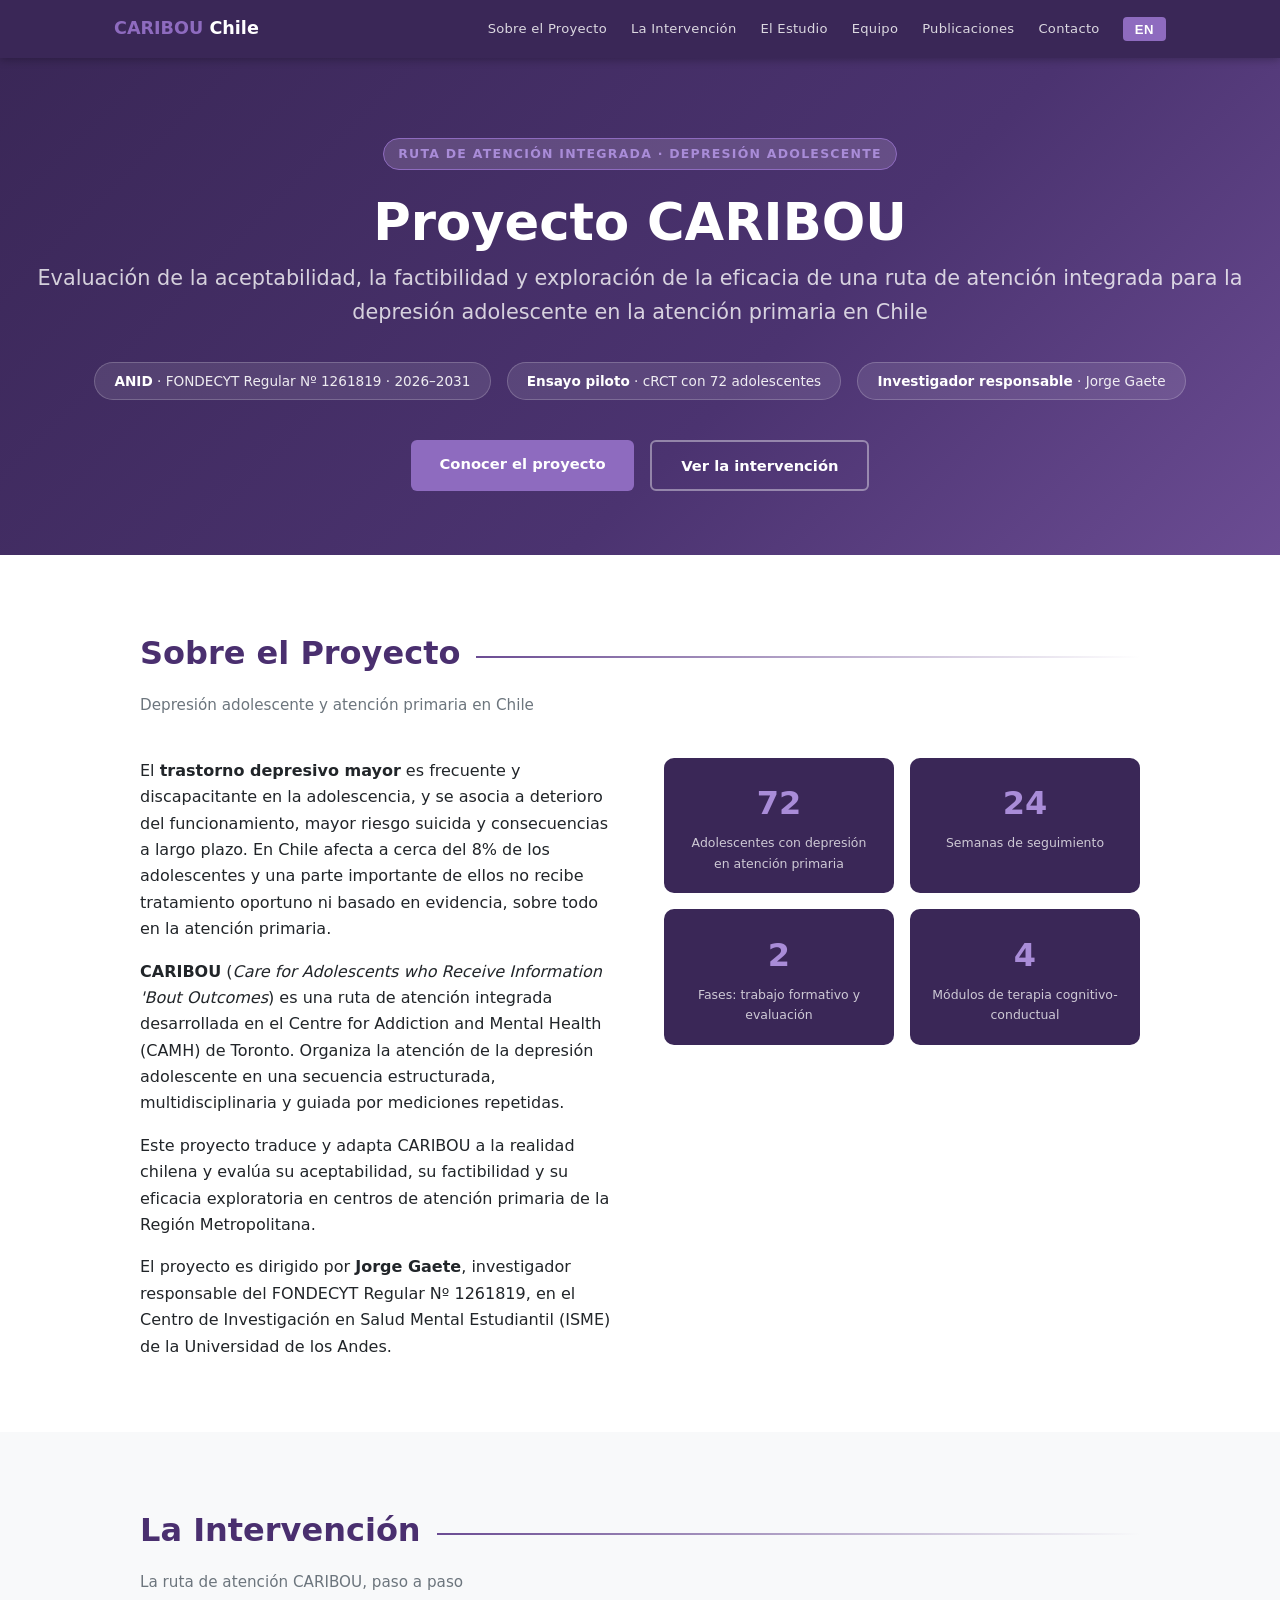
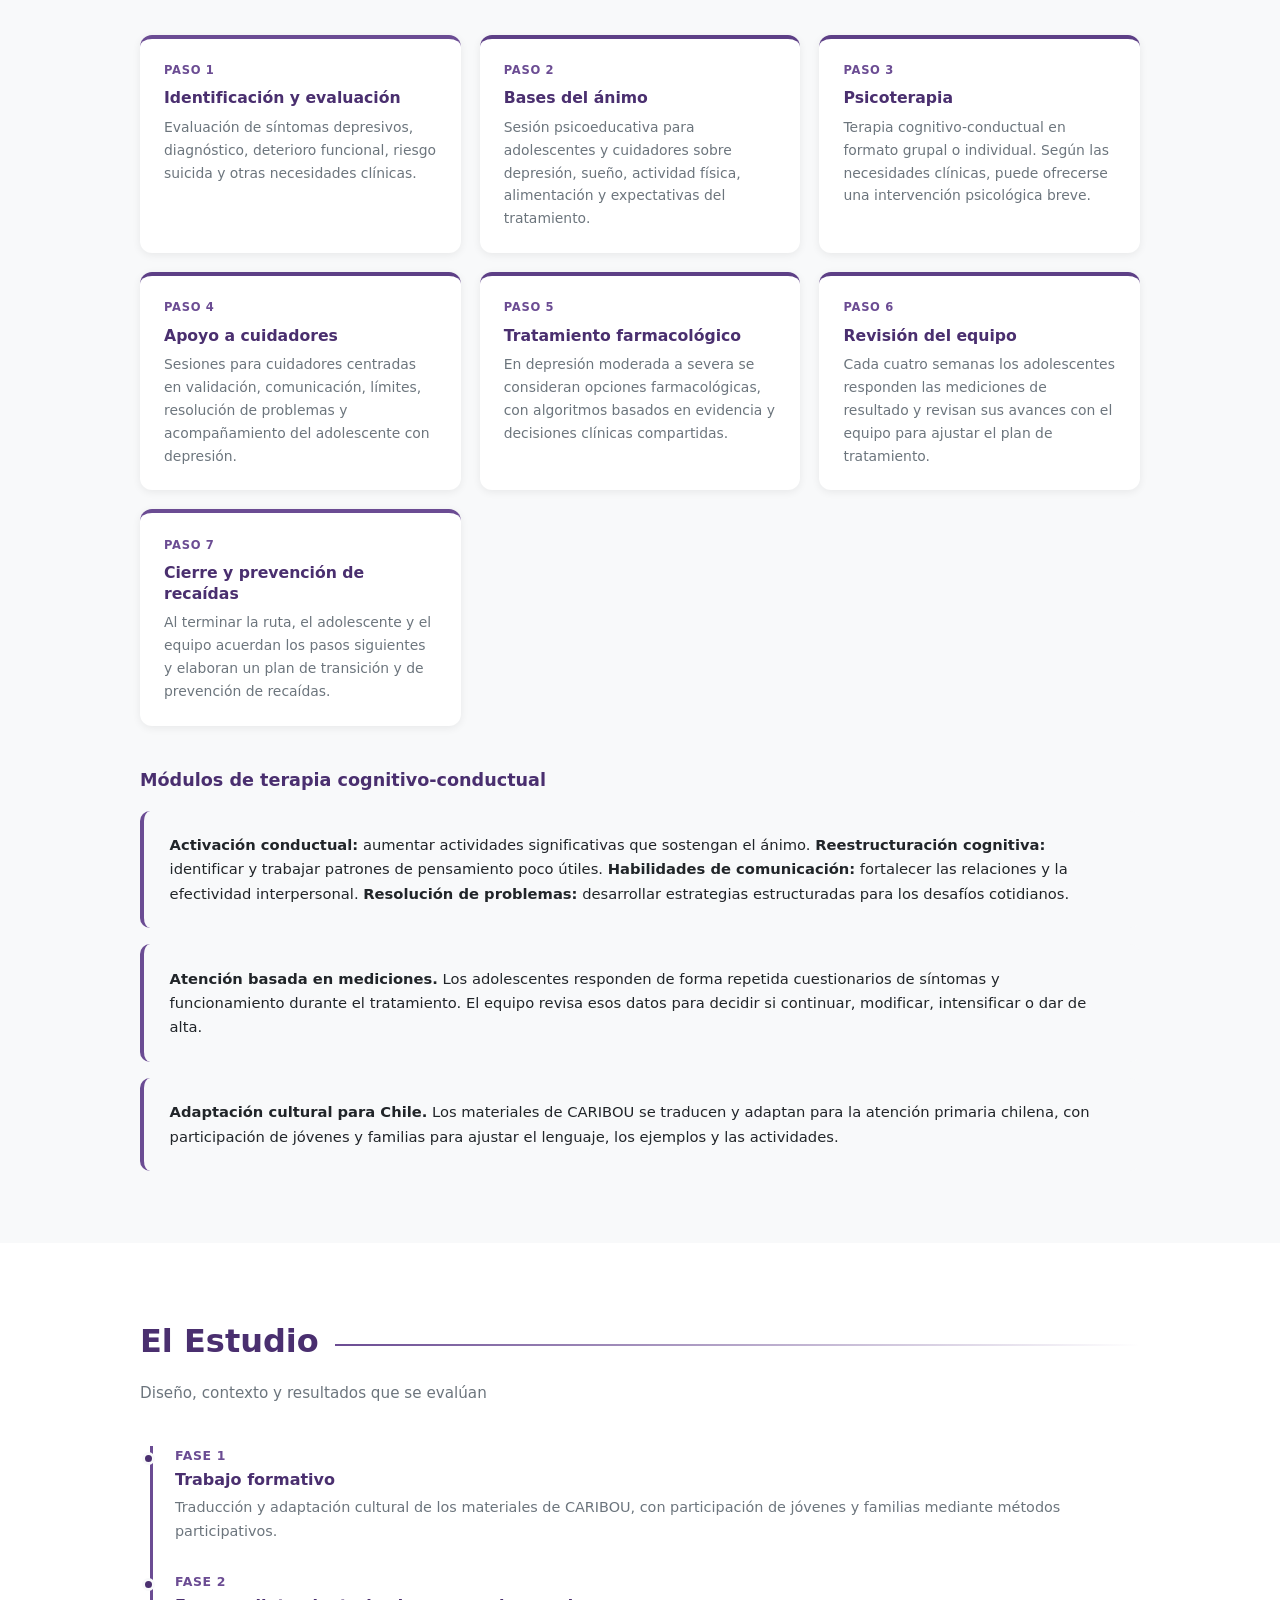
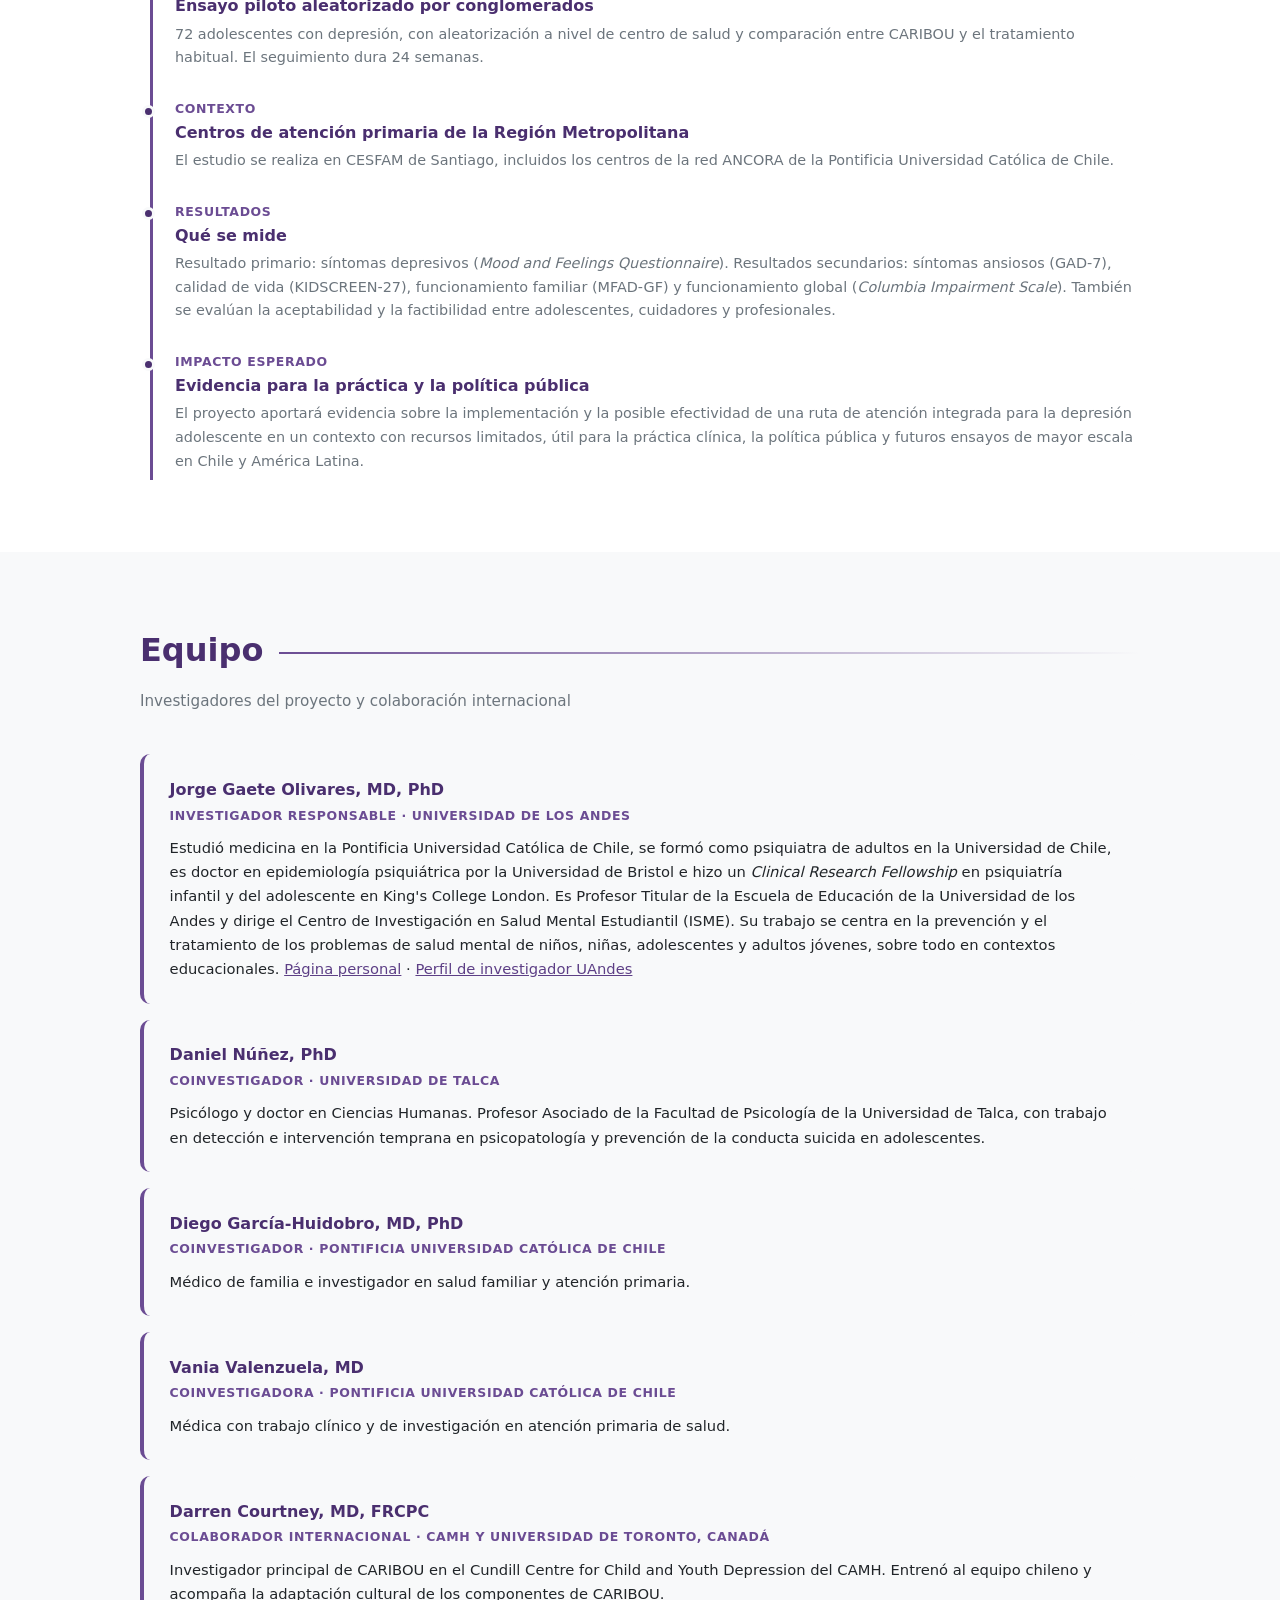
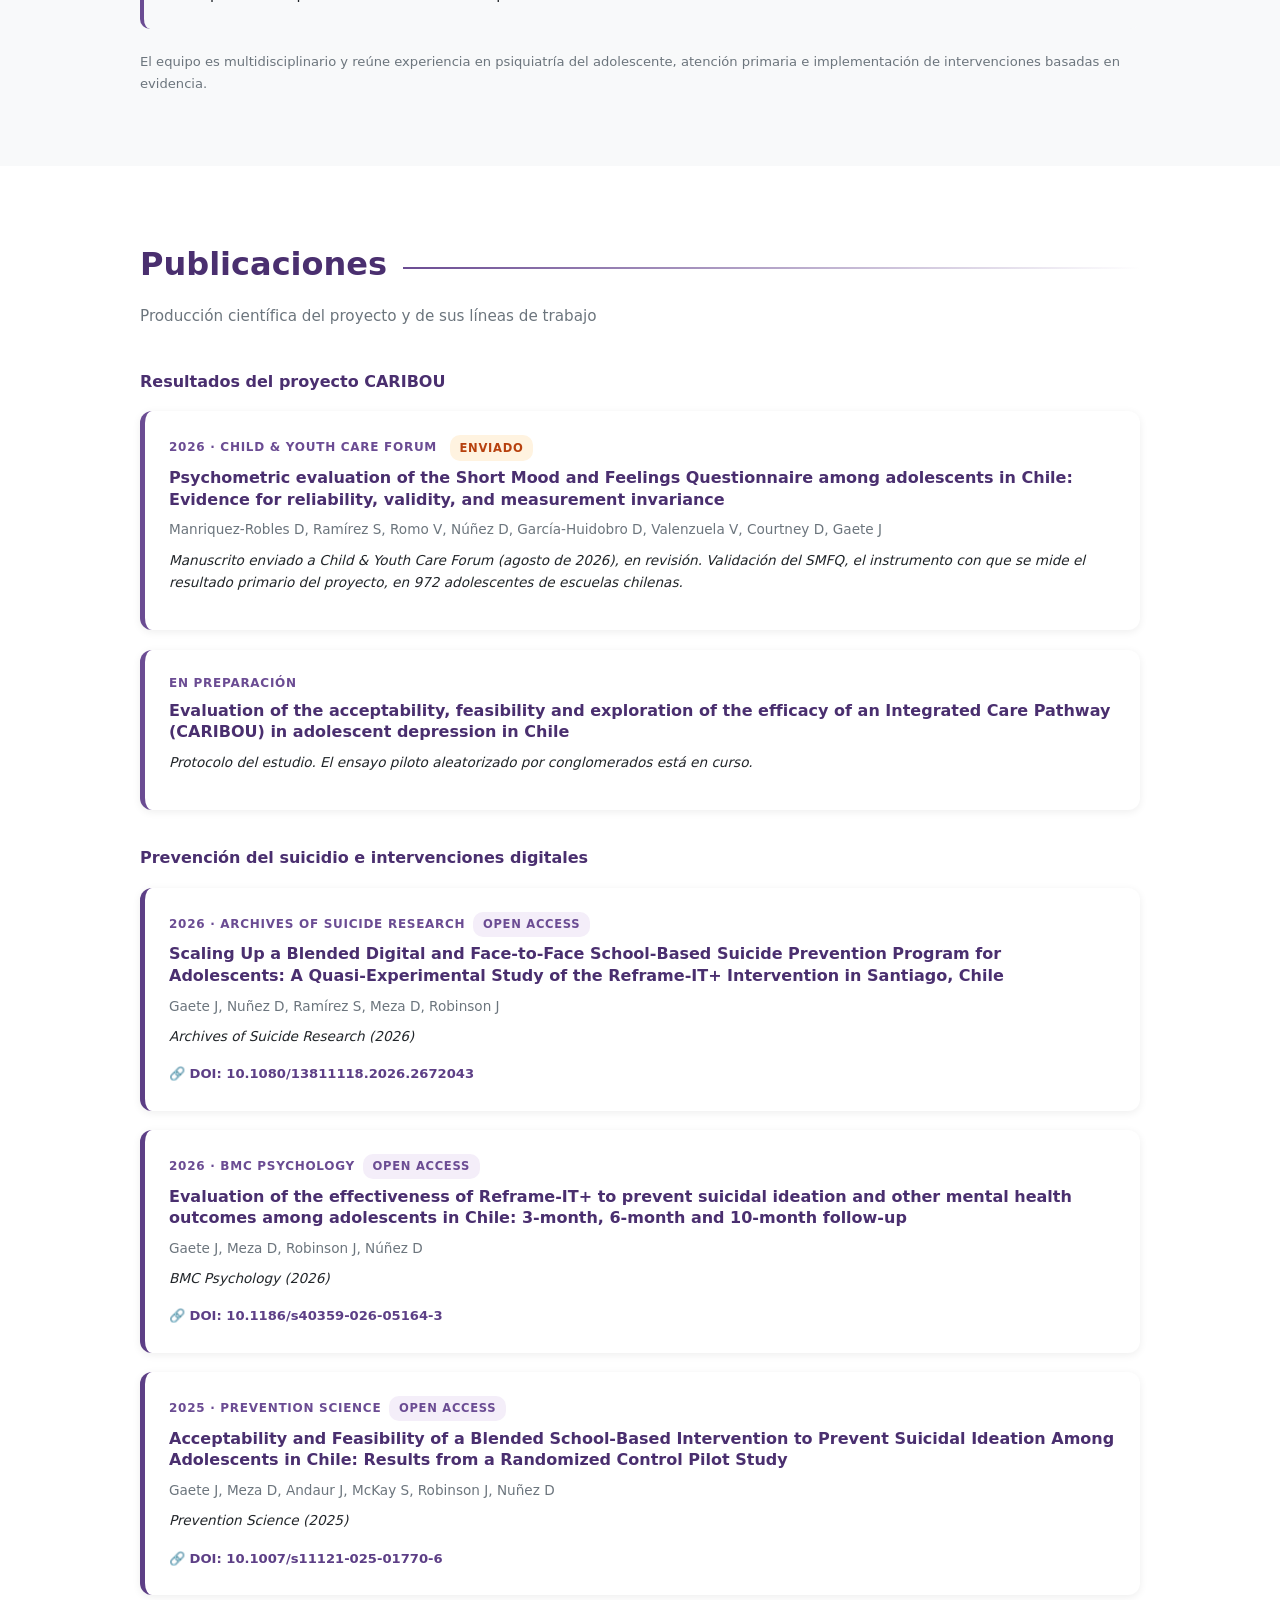
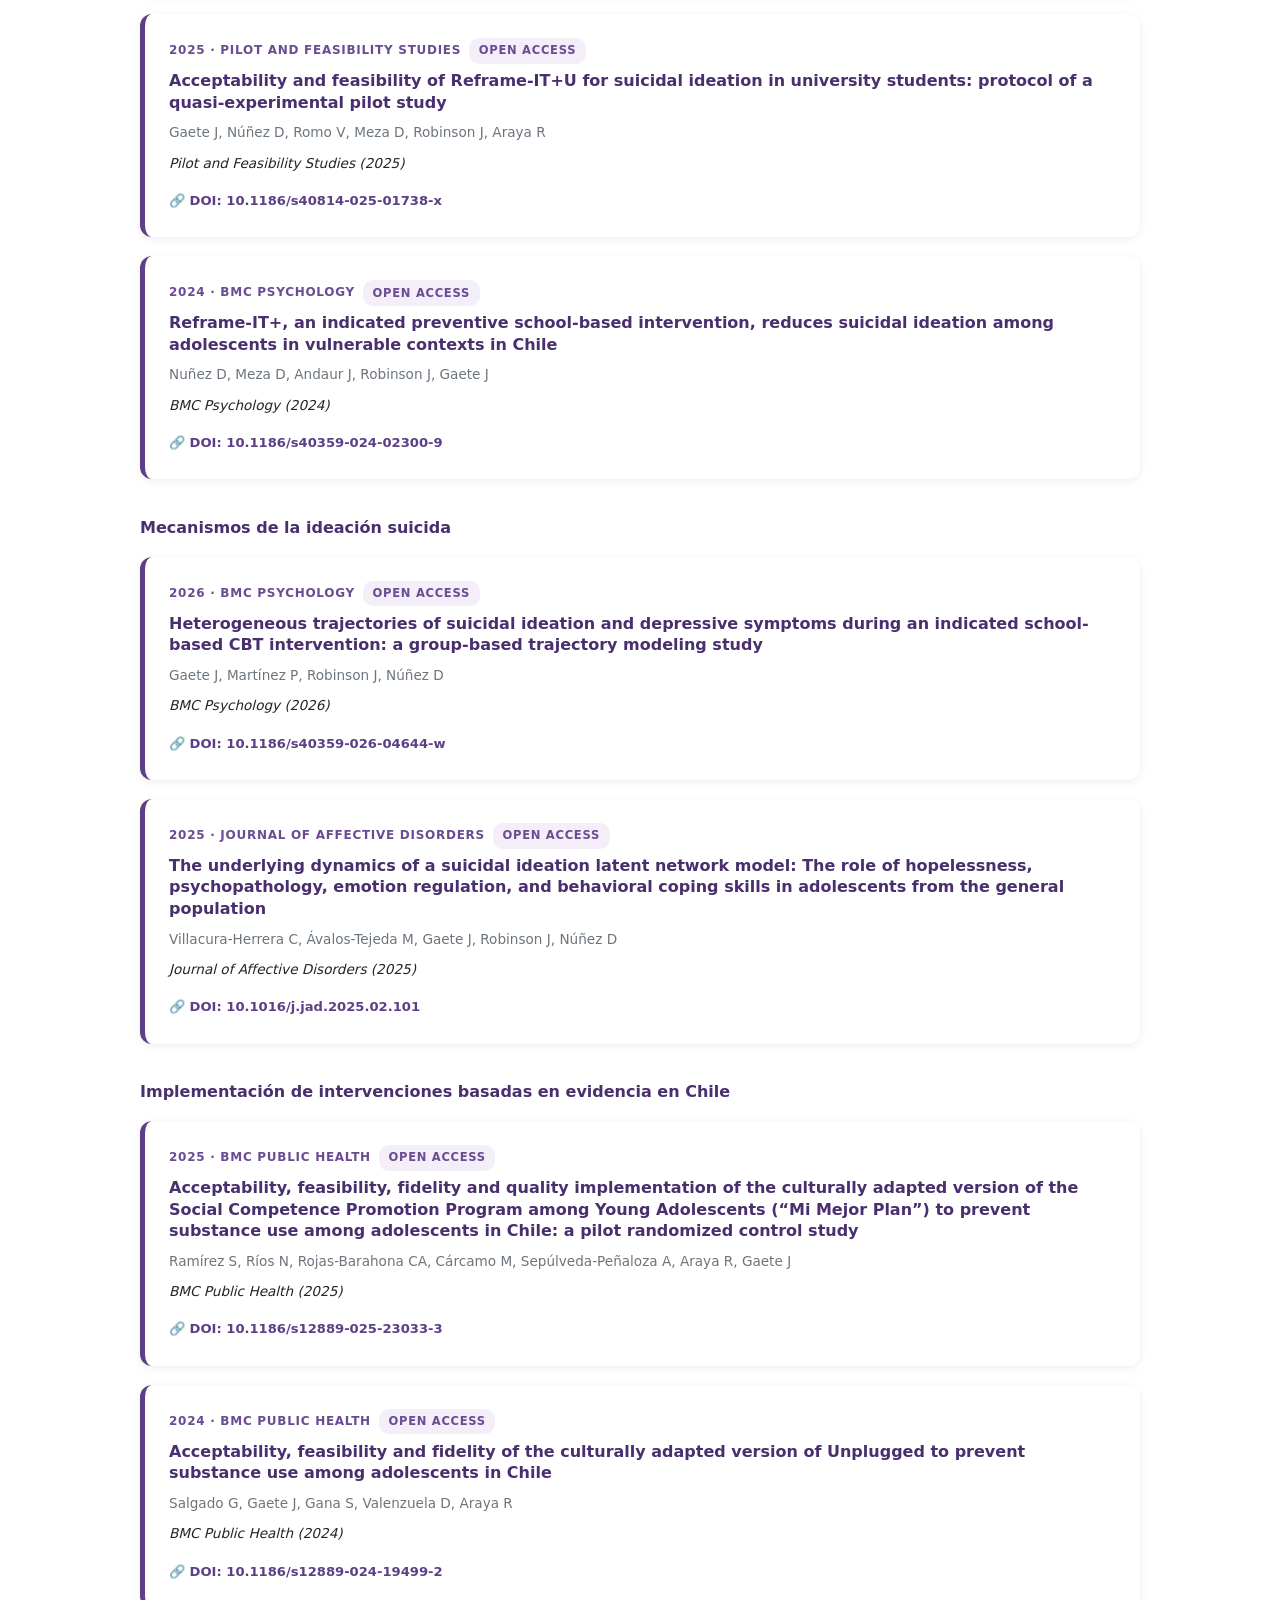
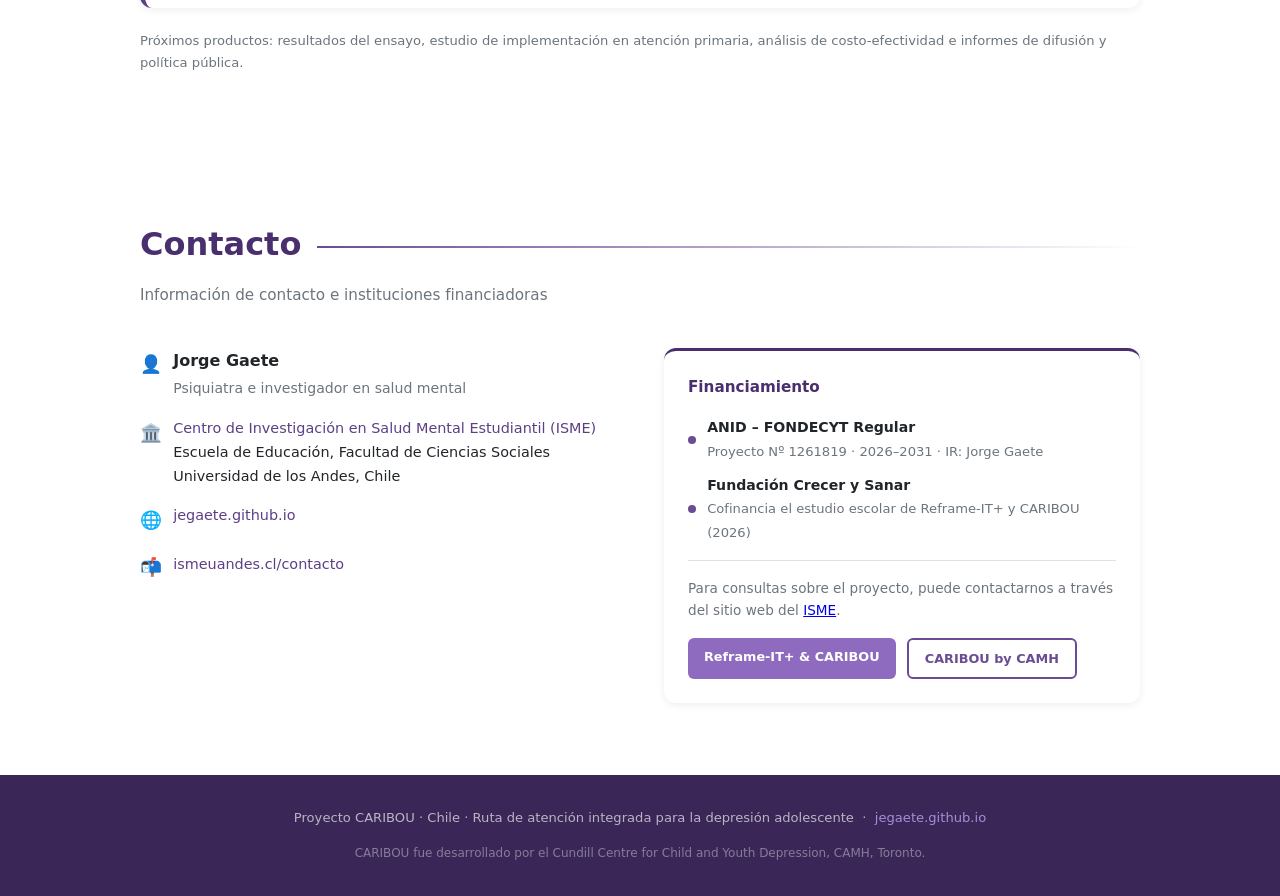
<file: index.html>
<!DOCTYPE html>
<html lang="es">
<head>
  <meta charset="UTF-8" />
  <meta name="viewport" content="width=device-width, initial-scale=1.0" />
  <title>Proyecto CARIBOU – Ruta de atención integrada para la depresión adolescente en Chile</title>
  <meta name="description" content="Evaluación de la aceptabilidad, factibilidad y exploración de la eficacia de la ruta de atención integrada CARIBOU para la depresión adolescente en atención primaria en Chile. ANID FONDECYT Regular Nº 1261819." />
  <meta property="og:title" content="Proyecto CARIBOU – Ruta de atención integrada para la depresión adolescente en Chile" />
  <meta property="og:description" content="Evaluación de la aceptabilidad, factibilidad y exploración de la eficacia de la ruta de atención integrada CARIBOU para la depresión adolescente en atención primaria en Chile. ANID FONDECYT Regular Nº 1261819." />
  <meta property="og:type" content="website" />
  <style>
    :root {
      --primary: #4a2f6f;
      --primary-light: #5d3f86;
      --accent: #6b4c93;
      --accent-light: #a98cd8;
      --bg: #f8f9fa;
      --card: #ffffff;
      --text: #212529;
      --text-muted: #6c757d;
      --border: #dee2e6;
      --hero-bg: #3a2757;
      --badge-bg: #f4eef9;
      --hero-accent: #8e6bbf;
    }
    *, *::before, *::after { box-sizing: border-box; margin: 0; padding: 0; }
    html { scroll-behavior: smooth; }
    body {
      font-family: 'Segoe UI', system-ui, -apple-system, sans-serif;
      background: var(--bg);
      color: var(--text);
      line-height: 1.65;
    }

    /* ── NAV ── */
    nav {
      position: sticky; top: 0; z-index: 100;
      background: var(--hero-bg);
      box-shadow: 0 2px 8px rgba(0,0,0,0.25);
    }
    .nav-inner {
      max-width: 1100px; margin: 0 auto;
      display: flex; align-items: center; justify-content: space-between;
      padding: 0 1.5rem; height: 58px;
    }
    .nav-brand {
      font-weight: 700; font-size: 1.1rem; color: #fff; text-decoration: none;
    }
    .nav-brand span { color: var(--hero-accent); }
    .nav-links { display: flex; gap: 0.2rem; align-items: center; }
    .nav-links a {
      color: rgba(255,255,255,0.82); text-decoration: none;
      font-size: 0.82rem; font-weight: 500; letter-spacing: 0.02em;
      padding: 0.35rem 0.65rem; border-radius: 4px; transition: all 0.18s;
    }
    .nav-links a:hover { color: #fff; background: rgba(255,255,255,0.12); }
    .lang-btn {
      background: var(--hero-accent); color: #fff !important;
      border-radius: 4px; padding: 0.3rem 0.75rem !important;
      font-weight: 600 !important; margin-left: 0.6rem;
      cursor: pointer; border: none; font-size: 0.82rem;
      letter-spacing: 0.04em;
    }
    .lang-btn:hover { background: var(--accent-light) !important; }
    .hamburger { display: none; flex-direction: column; gap: 5px; cursor: pointer; padding: 4px; }
    .hamburger span { display: block; width: 24px; height: 2px; background: #fff; border-radius: 2px; transition: 0.3s; }

    /* ── HERO ── */
    .hero {
      background: linear-gradient(135deg, var(--hero-bg) 0%, #4b3370 60%, #6b4c93 100%);
      color: #fff; padding: 5rem 1.5rem 4rem;
      text-align: center;
    }
    .hero-tag {
      display: inline-block; background: rgba(199,179,220,0.22);
      border: 1px solid var(--hero-accent); color: var(--accent-light);
      font-size: 0.78rem; font-weight: 700; letter-spacing: 0.1em;
      text-transform: uppercase; padding: 0.3rem 0.9rem;
      border-radius: 20px; margin-bottom: 1.4rem;
    }
    .hero h1 { font-size: clamp(2rem, 5vw, 3.2rem); font-weight: 800; line-height: 1.15; margin-bottom: 0.6rem; }
    .hero h1 span { color: var(--accent-light); }
    .hero-sub { font-size: clamp(1.05rem, 2.5vw, 1.3rem); color: rgba(255,255,255,0.78); margin-bottom: 2rem; font-weight: 400; }
    .hero-meta { display: flex; flex-wrap: wrap; gap: 1rem; justify-content: center; margin-bottom: 2.5rem; }
    .hero-pill {
      background: rgba(255,255,255,0.1); border: 1px solid rgba(255,255,255,0.2);
      border-radius: 30px; padding: 0.45rem 1.2rem;
      font-size: 0.85rem; color: rgba(255,255,255,0.9);
    }
    .hero-pill strong { color: #fff; }
    .hero-cta { display: flex; gap: 1rem; justify-content: center; flex-wrap: wrap; }
    .btn {
      display: inline-block; padding: 0.7rem 1.8rem;
      border-radius: 6px; text-decoration: none; font-weight: 600;
      font-size: 0.92rem; transition: all 0.18s;
    }
    .btn-primary { background: var(--hero-accent); color: #fff; }
    .btn-primary:hover { background: var(--accent-light); transform: translateY(-1px); }
    .btn-outline { background: transparent; color: #fff; border: 2px solid rgba(255,255,255,0.4); }
    .btn-outline:hover { border-color: #fff; background: rgba(255,255,255,0.08); }

    /* ── SECTIONS ── */
    section { padding: 4.5rem 1.5rem; }
    .section-inner { max-width: 1000px; margin: 0 auto; }
    .section-alt { background: #fff; }
    .section-title {
      font-size: clamp(1.5rem, 3vw, 2rem); font-weight: 800;
      color: var(--primary); margin-bottom: 0.4rem;
    }
    .section-subtitle { color: var(--text-muted); font-size: 0.95rem; margin-bottom: 2.5rem; }
    .title-bar { display: flex; align-items: center; gap: 1rem; margin-bottom: 0.4rem; }
    .title-bar::after { content: ''; flex: 1; height: 2px; background: linear-gradient(90deg, var(--accent), transparent); }
    p { margin-bottom: 1rem; }
    p:last-child { margin-bottom: 0; }

    /* ── ABOUT ── */
    .about-grid { display: grid; grid-template-columns: 1fr 1fr; gap: 3rem; align-items: start; }
    .stat-cards { display: grid; grid-template-columns: 1fr 1fr; gap: 1rem; }
    .stat-card {
      background: var(--hero-bg); color: #fff;
      border-radius: 10px; padding: 1.2rem; text-align: center;
    }
    .stat-card .num { font-size: 2rem; font-weight: 800; color: var(--accent-light); }
    .stat-card .lbl { font-size: 0.78rem; color: rgba(255,255,255,0.75); margin-top: 0.2rem; }

    /* ── OBJECTIVES ── */
    .obj-list { list-style: none; display: flex; flex-direction: column; gap: 1rem; }
    .obj-list li {
      display: flex; gap: 1rem; align-items: flex-start;
      background: #fff; border-radius: 10px; padding: 1.2rem 1.4rem;
      border-left: 4px solid var(--accent); box-shadow: 0 1px 4px rgba(0,0,0,0.06);
    }
    .obj-num {
      background: var(--primary); color: #fff;
      border-radius: 50%; width: 28px; height: 28px; min-width: 28px;
      display: flex; align-items: center; justify-content: center;
      font-weight: 700; font-size: 0.82rem;
    }

    /* ── METHODOLOGY ── */
    .method-phases { display: grid; grid-template-columns: repeat(auto-fit, minmax(220px, 1fr)); gap: 1.2rem; margin-bottom: 2.5rem; }
    .phase-card {
      background: #fff; border-radius: 12px; padding: 1.5rem;
      box-shadow: 0 2px 8px rgba(0,0,0,0.07); border-top: 4px solid var(--primary-light);
    }
    .phase-card.accent-border { border-top-color: var(--accent); }
    .phase-icon { font-size: 1.8rem; margin-bottom: 0.8rem; }
    .phase-card h3 { font-size: 0.95rem; font-weight: 700; color: var(--primary); margin-bottom: 0.5rem; }
    .phase-card p { font-size: 0.88rem; color: var(--text-muted); margin: 0; }
    .program-structure {
      background: linear-gradient(135deg, var(--hero-bg), #6b4c93);
      color: #fff; border-radius: 14px; padding: 2rem;
    }
    .program-structure h3 { margin-bottom: 1rem; color: var(--accent-light); font-size: 1.1rem; }
    .sessions-grid { display: grid; grid-template-columns: repeat(3, 1fr); gap: 1rem; }
    .session-block { background: rgba(255,255,255,0.1); border-radius: 8px; padding: 1rem; text-align: center; }
    .session-block .s-num { font-size: 1.6rem; font-weight: 800; color: var(--accent-light); }
    .session-block .s-lbl { font-size: 0.75rem; color: rgba(255,255,255,0.8); margin-top: 0.3rem; }
    .trial-info { display: grid; grid-template-columns: 1fr 1fr; gap: 1rem; margin-top: 2rem; }
    .trial-box { background: #fff; border-radius: 10px; padding: 1.2rem; box-shadow: 0 1px 4px rgba(0,0,0,0.07); }
    .trial-box h4 { color: var(--primary); font-size: 0.9rem; margin-bottom: 0.5rem; }
    .trial-box p { font-size: 0.85rem; color: var(--text-muted); margin: 0; }

    /* ── TEAM ── */
    .team-grid { display: grid; grid-template-columns: repeat(auto-fill, minmax(200px, 1fr)); gap: 1.5rem; }
    .team-card {
      background: #fff; border-radius: 14px; padding: 1.8rem 1.2rem;
      text-align: center; box-shadow: 0 2px 8px rgba(0,0,0,0.07);
      transition: transform 0.18s, box-shadow 0.18s;
    }
    .team-card:hover { transform: translateY(-3px); box-shadow: 0 6px 18px rgba(0,0,0,0.11); }
    .team-avatar {
      width: 72px; height: 72px; border-radius: 50%;
      background: linear-gradient(135deg, var(--primary), var(--accent));
      display: flex; align-items: center; justify-content: center;
      color: #fff; font-size: 1.5rem; font-weight: 700;
      margin: 0 auto 1rem;
    }
    .team-card h3 { font-size: 0.95rem; font-weight: 700; color: var(--primary); margin-bottom: 0.3rem; }
    .team-card .role { font-size: 0.78rem; color: var(--accent); font-weight: 600; margin-bottom: 0.3rem; }
    .team-card .inst { font-size: 0.78rem; color: var(--text-muted); }

    /* ── RESULTS ── */
    .results-grid { display: grid; grid-template-columns: repeat(auto-fit, minmax(260px, 1fr)); gap: 1.5rem; margin-bottom: 2.5rem; }
    .result-card {
      background: #fff; border-radius: 12px; padding: 1.5rem;
      box-shadow: 0 2px 8px rgba(0,0,0,0.07); border-top: 4px solid var(--accent);
    }
    .result-card h3 { font-size: 0.9rem; font-weight: 700; color: var(--primary); margin-bottom: 1rem; }
    .result-stat { display: flex; align-items: baseline; gap: 0.5rem; margin-bottom: 0.6rem; }
    .result-stat .pct { font-size: 1.8rem; font-weight: 800; color: var(--accent); }
    .result-stat .desc { font-size: 0.82rem; color: var(--text-muted); }
    .efficacy-table {
      width: 100%; border-collapse: collapse; font-size: 0.88rem;
    }
    .efficacy-table th {
      background: var(--primary); color: #fff; padding: 0.7rem 1rem;
      text-align: left; font-weight: 600;
    }
    .efficacy-table td { padding: 0.7rem 1rem; border-bottom: 1px solid var(--border); }
    .efficacy-table tr:last-child td { border-bottom: none; }
    .efficacy-table tr:nth-child(even) td { background: #f8f9fa; }
    .sig { color: var(--accent); font-weight: 700; }
    .table-wrap { background: #fff; border-radius: 12px; overflow: hidden; box-shadow: 0 2px 8px rgba(0,0,0,0.07); }

    /* ── PUBLICATIONS ── */
    .pub-list { display: flex; flex-direction: column; gap: 1.2rem; }
    .pub-card {
      background: #fff; border-radius: 12px; padding: 1.5rem;
      box-shadow: 0 2px 8px rgba(0,0,0,0.07);
      border-left: 5px solid var(--primary-light);
      transition: border-color 0.18s;
    }
    .pub-card:hover { border-left-color: var(--accent); }
    .pub-year { font-size: 0.75rem; font-weight: 700; color: var(--accent); text-transform: uppercase; letter-spacing: 0.06em; margin-bottom: 0.4rem; }
    .pub-title { font-size: 1rem; font-weight: 700; color: var(--primary); margin-bottom: 0.5rem; line-height: 1.35; }
    .pub-authors { font-size: 0.85rem; color: var(--text-muted); margin-bottom: 0.5rem; }
    .pub-journal { font-size: 0.85rem; color: var(--text); font-style: italic; margin-bottom: 0.8rem; }
    .pub-link {
      display: inline-flex; align-items: center; gap: 0.4rem;
      color: var(--primary-light); font-size: 0.82rem; font-weight: 600;
      text-decoration: none; transition: color 0.18s;
    }
    .pub-link:hover { color: var(--accent); }
    .pub-badge {
      display: inline-block; background: var(--badge-bg); color: var(--accent);
      font-size: 0.72rem; font-weight: 700; padding: 0.2rem 0.6rem;
      border-radius: 10px; margin-left: 0.5rem;
    }

    /* ── CONTACT ── */
    .contact-grid { display: grid; grid-template-columns: 1fr 1fr; gap: 3rem; align-items: start; }
    .contact-info p { margin-bottom: 0.8rem; }
    .contact-info a { color: var(--primary-light); text-decoration: none; }
    .contact-info a:hover { color: var(--accent); }
    .contact-detail { display: flex; align-items: flex-start; gap: 0.7rem; margin-bottom: 1rem; }
    .c-icon { font-size: 1.1rem; margin-top: 0.1rem; }
    .funding-box {
      background: #fff; border-radius: 12px; padding: 1.5rem;
      box-shadow: 0 2px 8px rgba(0,0,0,0.07); border-top: 3px solid var(--primary);
    }
    .funding-box h3 { color: var(--primary); margin-bottom: 1rem; font-size: 0.95rem; }
    .funder-row { display: flex; align-items: center; gap: 0.7rem; margin-bottom: 0.7rem; font-size: 0.88rem; }
    .funder-dot { width: 8px; height: 8px; border-radius: 50%; background: var(--accent); flex-shrink: 0; }

    /* ── FOOTER ── */
    footer {
      background: var(--hero-bg); color: rgba(255,255,255,0.65);
      text-align: center; padding: 2rem 1.5rem; font-size: 0.82rem;
    }
    footer a { color: var(--accent-light); text-decoration: none; }
    footer a:hover { text-decoration: underline; }

    /* ── RESPONSIVE ── */
    @media (max-width: 768px) {
      .nav-links { display: none; flex-direction: column; position: absolute; top: 58px; left: 0; right: 0; background: var(--hero-bg); padding: 1rem; gap: 0.4rem; }
      .nav-links.open { display: flex; }
      .hamburger { display: flex; }
      .about-grid, .contact-grid { grid-template-columns: 1fr; }
      .sessions-grid { grid-template-columns: 1fr; }
      .trial-info { grid-template-columns: 1fr; }
      .stat-cards { grid-template-columns: 1fr 1fr; }
    }

    /* ── CARDS (manuales / proyectos) ── */
    .card-grid { display: grid; grid-template-columns: repeat(auto-fit, minmax(240px, 1fr)); gap: 1.2rem; }
    .info-card {
      background: #fff; border-radius: 12px; padding: 1.4rem 1.5rem;
      box-shadow: 0 2px 8px rgba(0,0,0,0.07); border-top: 4px solid var(--primary-light);
      display: flex; flex-direction: column; gap: 0.45rem;
    }
    .info-card.accent-border { border-top-color: var(--accent); }
    .info-card .kicker { font-size: 0.72rem; font-weight: 700; color: var(--accent); text-transform: uppercase; letter-spacing: 0.06em; }
    .info-card h3 { font-size: 0.98rem; font-weight: 700; color: var(--primary); line-height: 1.35; }
    .info-card p { font-size: 0.87rem; color: var(--text-muted); margin: 0; }
    .info-card .meta { font-size: 0.8rem; color: var(--text); margin-top: auto; padding-top: 0.4rem; border-top: 1px solid var(--border); }
    .status { display: inline-block; font-size: 0.7rem; font-weight: 700; padding: 0.15rem 0.55rem; border-radius: 10px; margin-left: 0.3rem; vertical-align: middle; }
    .status-done { background: var(--badge-bg); color: var(--accent); }
    .status-now { background: #fff3e0; color: #b7410e; }
    .timeline { list-style: none; border-left: 3px solid var(--accent); margin-left: 0.6rem; padding-left: 1.4rem; display: flex; flex-direction: column; gap: 1.4rem; }
    .timeline li { position: relative; }
    .timeline li::before { content: ''; position: absolute; left: -2.05rem; top: 0.35rem; width: 13px; height: 13px; border-radius: 50%; background: var(--primary); border: 3px solid var(--bg); }
    .timeline .when { font-size: 0.78rem; font-weight: 700; color: var(--accent); text-transform: uppercase; letter-spacing: 0.05em; }
    .timeline h3 { font-size: 1rem; color: var(--primary); margin: 0.15rem 0 0.35rem; line-height: 1.35; }
    .timeline p { font-size: 0.9rem; color: var(--text-muted); margin-bottom: 0.4rem; }
    .note { font-size: 0.82rem; color: var(--text-muted); margin-top: 1.4rem; }
    .pub-group { font-size: 1rem; font-weight: 700; color: var(--primary); margin: 0 0 1rem; }
    .pub-list + .pub-group { margin-top: 2.2rem; }


    .collab-wrap { margin-top: 2.5rem; }
    .collab-title { font-size: 1.1rem; color: var(--primary); margin-bottom: 0.2rem; }
    .collab-sub { font-size: 0.78rem; font-weight: 700; color: var(--accent); text-transform: uppercase; letter-spacing: 0.05em; margin-bottom: 0.6rem; }
    .collab-box { margin-top: 1rem; background: var(--bg); border-left: 4px solid var(--accent); border-radius: 10px; padding: 1.4rem 1.6rem; }
    .collab-box h3 { font-size: 1rem; color: var(--primary); margin-bottom: 0.15rem; }
    .collab-box p { font-size: 0.92rem; margin: 0; }
    .collab-box a { color: var(--primary-light); }
    .section-alt .collab-box { background: #f4f7f7; }
    .nav-brand, .nav-links a { white-space: nowrap; }
    @media (max-width: 900px) {
      .nav-links { display: none; flex-direction: column; position: absolute; top: 58px; left: 0; right: 0; background: var(--hero-bg); padding: 1rem; gap: 0.4rem; }
      .nav-links.open { display: flex; }
      .hamburger { display: flex; }
    }
  </style>
</head>
<body>

<!-- ════════════════ NAV ════════════════ -->
<nav role="navigation" aria-label="Main navigation">
  <div class="nav-inner">
    <a class="nav-brand" href="#inicio"><span>CARIBOU</span> Chile</a>
    <div class="nav-links" id="navLinks">
      <a href="#sobre" data-es="Sobre el Proyecto" data-en="About">Sobre el Proyecto</a>
      <a href="#intervencion" data-es="La Intervención" data-en="Intervention">La Intervención</a>
      <a href="#estudio" data-es="El Estudio" data-en="The Study">El Estudio</a>
      <a href="#equipo" data-es="Equipo" data-en="Team">Equipo</a>
      <a href="#publicaciones" data-es="Publicaciones" data-en="Publications">Publicaciones</a>
      <a href="#contacto" data-es="Contacto" data-en="Contact">Contacto</a>
      <button class="lang-btn" id="langToggle" onclick="toggleLang()" aria-label="Switch language">EN</button>
    </div>
    <div class="hamburger" id="hamburger" onclick="toggleMenu()" aria-label="Toggle menu">
      <span></span><span></span><span></span>
    </div>
  </div>
</nav>

<!-- ════════════════ HERO ════════════════ -->
<section class="hero" id="inicio">
  <div class="hero-tag" data-es="Ruta de atención integrada · Depresión adolescente" data-en="Integrated care pathway · Adolescent depression">Ruta de atención integrada · Depresión adolescente</div>
  <h1 data-es="Proyecto CARIBOU" data-en="CARIBOU Project">Proyecto CARIBOU</h1>
  <p class="hero-sub" data-es="Evaluación de la aceptabilidad, la factibilidad y exploración de la eficacia de una ruta de atención integrada para la depresión adolescente en la atención primaria en Chile" data-en="Evaluation of the acceptability, feasibility and exploratory efficacy of an integrated care pathway for adolescent depression in primary care in Chile">Evaluación de la aceptabilidad, la factibilidad y exploración de la eficacia de una ruta de atención integrada para la depresión adolescente en la atención primaria en Chile</p>
  <div class="hero-meta">
    <div class="hero-pill"><strong>ANID</strong> · FONDECYT Regular Nº 1261819 · 2026–2031</div>
    <div class="hero-pill"><span data-es="&lt;strong&gt;Ensayo piloto&lt;/strong&gt; · cRCT con 72 adolescentes" data-en="&lt;strong&gt;Pilot trial&lt;/strong&gt; · cRCT with 72 adolescents"><strong>Ensayo piloto</strong> · cRCT con 72 adolescentes</span></div>
    <div class="hero-pill"><span data-es="&lt;strong&gt;Investigador responsable&lt;/strong&gt; · Jorge Gaete" data-en="&lt;strong&gt;Principal investigator&lt;/strong&gt; · Jorge Gaete"><strong>Investigador responsable</strong> · Jorge Gaete</span></div>
  </div>
  <div class="hero-cta">
    <a href="#sobre" class="btn btn-primary" data-es="Conocer el proyecto" data-en="Learn more">Conocer el proyecto</a>
    <a href="#intervencion" class="btn btn-outline" data-es="Ver la intervención" data-en="See the intervention">Ver la intervención</a>
  </div>
</section>

<section id="sobre" class="section-alt">
  <div class="section-inner">
    <div class="title-bar">
      <h2 class="section-title" data-es="Sobre el Proyecto" data-en="About the Project">Sobre el Proyecto</h2>
    </div>
    <p class="section-subtitle" data-es="Depresión adolescente y atención primaria en Chile" data-en="Adolescent depression and primary care in Chile">Depresión adolescente y atención primaria en Chile</p>
    <div class="about-grid">
      <div>
        <p data-es="El &lt;strong&gt;trastorno depresivo mayor&lt;/strong&gt; es frecuente y discapacitante en la adolescencia, y se asocia a deterioro del funcionamiento, mayor riesgo suicida y consecuencias a largo plazo. En Chile afecta a cerca del 8% de los adolescentes y una parte importante de ellos no recibe tratamiento oportuno ni basado en evidencia, sobre todo en la atención primaria." data-en="&lt;strong&gt;Major depressive disorder&lt;/strong&gt; is common and disabling in adolescence, and is associated with impaired functioning, higher suicide risk and long-term consequences. In Chile it affects about 8% of adolescents, and many of them do not receive timely, evidence-based treatment, particularly in primary care.">El <strong>trastorno depresivo mayor</strong> es frecuente y discapacitante en la adolescencia, y se asocia a deterioro del funcionamiento, mayor riesgo suicida y consecuencias a largo plazo. En Chile afecta a cerca del 8% de los adolescentes y una parte importante de ellos no recibe tratamiento oportuno ni basado en evidencia, sobre todo en la atención primaria.</p>
        <p data-es="&lt;strong&gt;CARIBOU&lt;/strong&gt; (&lt;em&gt;Care for Adolescents who Receive Information &#x27;Bout Outcomes&lt;/em&gt;) es una ruta de atención integrada desarrollada en el Centre for Addiction and Mental Health (CAMH) de Toronto. Organiza la atención de la depresión adolescente en una secuencia estructurada, multidisciplinaria y guiada por mediciones repetidas." data-en="&lt;strong&gt;CARIBOU&lt;/strong&gt; (&lt;em&gt;Care for Adolescents who Receive Information &#x27;Bout Outcomes&lt;/em&gt;) is an integrated care pathway developed at the Centre for Addiction and Mental Health (CAMH) in Toronto. It organises care for adolescent depression in a structured, multidisciplinary sequence guided by repeated measurement."><strong>CARIBOU</strong> (<em>Care for Adolescents who Receive Information 'Bout Outcomes</em>) es una ruta de atención integrada desarrollada en el Centre for Addiction and Mental Health (CAMH) de Toronto. Organiza la atención de la depresión adolescente en una secuencia estructurada, multidisciplinaria y guiada por mediciones repetidas.</p>
        <p data-es="Este proyecto traduce y adapta CARIBOU a la realidad chilena y evalúa su aceptabilidad, su factibilidad y su eficacia exploratoria en centros de atención primaria de la Región Metropolitana." data-en="This project translates and adapts CARIBOU to the Chilean context and evaluates its acceptability, feasibility and exploratory efficacy in primary care centres in the Metropolitan Region.">Este proyecto traduce y adapta CARIBOU a la realidad chilena y evalúa su aceptabilidad, su factibilidad y su eficacia exploratoria en centros de atención primaria de la Región Metropolitana.</p>
        <p data-es="El proyecto es dirigido por &lt;strong&gt;Jorge Gaete&lt;/strong&gt;, investigador responsable del FONDECYT Regular Nº 1261819, en el Centro de Investigación en Salud Mental Estudiantil (ISME) de la Universidad de los Andes." data-en="The project is led by &lt;strong&gt;Jorge Gaete&lt;/strong&gt;, principal investigator of FONDECYT Regular Nº 1261819, at the Research Centre for Student Mental Health (ISME), Universidad de los Andes.">El proyecto es dirigido por <strong>Jorge Gaete</strong>, investigador responsable del FONDECYT Regular Nº 1261819, en el Centro de Investigación en Salud Mental Estudiantil (ISME) de la Universidad de los Andes.</p>
      </div>
      <div>
        <div class="stat-cards">
          <div class="stat-card"><div class="num">72</div><div class="lbl" data-es="Adolescentes con depresión en atención primaria" data-en="Adolescents with depression in primary care">Adolescentes con depresión en atención primaria</div></div>
          <div class="stat-card"><div class="num">24</div><div class="lbl" data-es="Semanas de seguimiento" data-en="Weeks of follow-up">Semanas de seguimiento</div></div>
          <div class="stat-card"><div class="num">2</div><div class="lbl" data-es="Fases: trabajo formativo y evaluación" data-en="Phases: formative work and evaluation">Fases: trabajo formativo y evaluación</div></div>
          <div class="stat-card"><div class="num">4</div><div class="lbl" data-es="Módulos de terapia cognitivo-conductual" data-en="Cognitive behavioural therapy modules">Módulos de terapia cognitivo-conductual</div></div>
        </div>
      </div>
    </div>
  </div>
</section>

<section id="intervencion">
  <div class="section-inner">
    <div class="title-bar">
      <h2 class="section-title" data-es="La Intervención" data-en="The Intervention">La Intervención</h2>
    </div>
    <p class="section-subtitle" data-es="La ruta de atención CARIBOU, paso a paso" data-en="The CARIBOU care pathway, step by step">La ruta de atención CARIBOU, paso a paso</p>
    <div class="card-grid">
      <div class="info-card accent-border">
        <div class="kicker" data-es="Paso 1" data-en="Step 1">Paso 1</div>
        <h3 data-es="Identificación y evaluación" data-en="Identification and assessment">Identificación y evaluación</h3>
        <p data-es="Evaluación de síntomas depresivos, diagnóstico, deterioro funcional, riesgo suicida y otras necesidades clínicas." data-en="Assessment of depressive symptoms, diagnosis, functional impairment, suicide risk and other clinical needs.">Evaluación de síntomas depresivos, diagnóstico, deterioro funcional, riesgo suicida y otras necesidades clínicas.</p>
      </div>
      <div class="info-card">
        <div class="kicker" data-es="Paso 2" data-en="Step 2">Paso 2</div>
        <h3 data-es="Bases del ánimo" data-en="Mood foundations">Bases del ánimo</h3>
        <p data-es="Sesión psicoeducativa para adolescentes y cuidadores sobre depresión, sueño, actividad física, alimentación y expectativas del tratamiento." data-en="A psychoeducational session for adolescents and caregivers on depression, sleep, physical activity, eating and treatment expectations.">Sesión psicoeducativa para adolescentes y cuidadores sobre depresión, sueño, actividad física, alimentación y expectativas del tratamiento.</p>
      </div>
      <div class="info-card">
        <div class="kicker" data-es="Paso 3" data-en="Step 3">Paso 3</div>
        <h3 data-es="Psicoterapia" data-en="Psychotherapy">Psicoterapia</h3>
        <p data-es="Terapia cognitivo-conductual en formato grupal o individual. Según las necesidades clínicas, puede ofrecerse una intervención psicológica breve." data-en="Cognitive behavioural therapy in group or individual format. A brief psychological intervention may be offered depending on clinical needs.">Terapia cognitivo-conductual en formato grupal o individual. Según las necesidades clínicas, puede ofrecerse una intervención psicológica breve.</p>
      </div>
      <div class="info-card">
        <div class="kicker" data-es="Paso 4" data-en="Step 4">Paso 4</div>
        <h3 data-es="Apoyo a cuidadores" data-en="Caregiver support">Apoyo a cuidadores</h3>
        <p data-es="Sesiones para cuidadores centradas en validación, comunicación, límites, resolución de problemas y acompañamiento del adolescente con depresión." data-en="Sessions for caregivers focused on validation, communication, boundaries, problem-solving and supporting an adolescent with depression.">Sesiones para cuidadores centradas en validación, comunicación, límites, resolución de problemas y acompañamiento del adolescente con depresión.</p>
      </div>
      <div class="info-card">
        <div class="kicker" data-es="Paso 5" data-en="Step 5">Paso 5</div>
        <h3 data-es="Tratamiento farmacológico" data-en="Medication stream">Tratamiento farmacológico</h3>
        <p data-es="En depresión moderada a severa se consideran opciones farmacológicas, con algoritmos basados en evidencia y decisiones clínicas compartidas." data-en="For moderate to severe depression, medication options are considered using evidence-based algorithms and shared clinical decision-making.">En depresión moderada a severa se consideran opciones farmacológicas, con algoritmos basados en evidencia y decisiones clínicas compartidas.</p>
      </div>
      <div class="info-card">
        <div class="kicker" data-es="Paso 6" data-en="Step 6">Paso 6</div>
        <h3 data-es="Revisión del equipo" data-en="Team reviews">Revisión del equipo</h3>
        <p data-es="Cada cuatro semanas los adolescentes responden las mediciones de resultado y revisan sus avances con el equipo para ajustar el plan de tratamiento." data-en="Every four weeks adolescents complete outcome measures and review their progress with the team to adjust the treatment plan.">Cada cuatro semanas los adolescentes responden las mediciones de resultado y revisan sus avances con el equipo para ajustar el plan de tratamiento.</p>
      </div>
      <div class="info-card accent-border">
        <div class="kicker" data-es="Paso 7" data-en="Step 7">Paso 7</div>
        <h3 data-es="Cierre y prevención de recaídas" data-en="Completion and relapse prevention">Cierre y prevención de recaídas</h3>
        <p data-es="Al terminar la ruta, el adolescente y el equipo acuerdan los pasos siguientes y elaboran un plan de transición y de prevención de recaídas." data-en="At the end of the pathway, the adolescent and the team agree on next steps and develop a transition and relapse prevention plan.">Al terminar la ruta, el adolescente y el equipo acuerdan los pasos siguientes y elaboran un plan de transición y de prevención de recaídas.</p>
      </div>
    </div>
    <div class="collab-wrap">
      <h3 class="collab-title" data-es="Módulos de terapia cognitivo-conductual" data-en="Cognitive behavioural therapy modules">Módulos de terapia cognitivo-conductual</h3>
      <div class="collab-box">
        <p data-es="&lt;strong&gt;Activación conductual:&lt;/strong&gt; aumentar actividades significativas que sostengan el ánimo. &lt;strong&gt;Reestructuración cognitiva:&lt;/strong&gt; identificar y trabajar patrones de pensamiento poco útiles. &lt;strong&gt;Habilidades de comunicación:&lt;/strong&gt; fortalecer las relaciones y la efectividad interpersonal. &lt;strong&gt;Resolución de problemas:&lt;/strong&gt; desarrollar estrategias estructuradas para los desafíos cotidianos." data-en="&lt;strong&gt;Behavioural activation:&lt;/strong&gt; increasing meaningful, mood-supporting activities. &lt;strong&gt;Cognitive restructuring:&lt;/strong&gt; identifying and working with unhelpful thinking patterns. &lt;strong&gt;Communication skills:&lt;/strong&gt; strengthening relationships and interpersonal effectiveness. &lt;strong&gt;Problem-solving:&lt;/strong&gt; developing structured strategies for everyday challenges."><strong>Activación conductual:</strong> aumentar actividades significativas que sostengan el ánimo. <strong>Reestructuración cognitiva:</strong> identificar y trabajar patrones de pensamiento poco útiles. <strong>Habilidades de comunicación:</strong> fortalecer las relaciones y la efectividad interpersonal. <strong>Resolución de problemas:</strong> desarrollar estrategias estructuradas para los desafíos cotidianos.</p>
      </div>
      <div class="collab-box">
        <p data-es="&lt;strong&gt;Atención basada en mediciones.&lt;/strong&gt; Los adolescentes responden de forma repetida cuestionarios de síntomas y funcionamiento durante el tratamiento. El equipo revisa esos datos para decidir si continuar, modificar, intensificar o dar de alta." data-en="&lt;strong&gt;Measurement-based care.&lt;/strong&gt; Adolescents repeatedly complete symptom and functioning measures during treatment. The team reviews these data to decide whether to continue, modify, intensify or transition care."><strong>Atención basada en mediciones.</strong> Los adolescentes responden de forma repetida cuestionarios de síntomas y funcionamiento durante el tratamiento. El equipo revisa esos datos para decidir si continuar, modificar, intensificar o dar de alta.</p>
      </div>
      <div class="collab-box">
        <p data-es="&lt;strong&gt;Adaptación cultural para Chile.&lt;/strong&gt; Los materiales de CARIBOU se traducen y adaptan para la atención primaria chilena, con participación de jóvenes y familias para ajustar el lenguaje, los ejemplos y las actividades." data-en="&lt;strong&gt;Cultural adaptation for Chile.&lt;/strong&gt; CARIBOU materials are translated and adapted for Chilean primary care, with youth and family engagement to adjust language, examples and activities."><strong>Adaptación cultural para Chile.</strong> Los materiales de CARIBOU se traducen y adaptan para la atención primaria chilena, con participación de jóvenes y familias para ajustar el lenguaje, los ejemplos y las actividades.</p>
      </div>
    </div>
  </div>
</section>

<section id="estudio" class="section-alt">
  <div class="section-inner">
    <div class="title-bar">
      <h2 class="section-title" data-es="El Estudio" data-en="The Study">El Estudio</h2>
    </div>
    <p class="section-subtitle" data-es="Diseño, contexto y resultados que se evalúan" data-en="Design, setting and outcomes assessed">Diseño, contexto y resultados que se evalúan</p>
    <ul class="timeline">
      <li>
        <div class="when" data-es="Fase 1" data-en="Phase 1">Fase 1</div>
        <h3 data-es="Trabajo formativo" data-en="Formative work">Trabajo formativo</h3>
        <p data-es="Traducción y adaptación cultural de los materiales de CARIBOU, con participación de jóvenes y familias mediante métodos participativos." data-en="Translation and cultural adaptation of the CARIBOU materials, with youth and family engagement through participatory methods.">Traducción y adaptación cultural de los materiales de CARIBOU, con participación de jóvenes y familias mediante métodos participativos.</p>
      </li>
      <li>
        <div class="when" data-es="Fase 2" data-en="Phase 2">Fase 2</div>
        <h3 data-es="Ensayo piloto aleatorizado por conglomerados" data-en="Pilot cluster randomised trial">Ensayo piloto aleatorizado por conglomerados</h3>
        <p data-es="72 adolescentes con depresión, con aleatorización a nivel de centro de salud y comparación entre CARIBOU y el tratamiento habitual. El seguimiento dura 24 semanas." data-en="72 adolescents with depression, randomised at the health centre level and comparing CARIBOU with treatment as usual. Follow-up lasts 24 weeks.">72 adolescentes con depresión, con aleatorización a nivel de centro de salud y comparación entre CARIBOU y el tratamiento habitual. El seguimiento dura 24 semanas.</p>
      </li>
      <li>
        <div class="when" data-es="Contexto" data-en="Setting">Contexto</div>
        <h3 data-es="Centros de atención primaria de la Región Metropolitana" data-en="Primary care centres in the Metropolitan Region">Centros de atención primaria de la Región Metropolitana</h3>
        <p data-es="El estudio se realiza en CESFAM de Santiago, incluidos los centros de la red ANCORA de la Pontificia Universidad Católica de Chile." data-en="The study is conducted in CESFAM primary care centres in Santiago, including those in the ANCORA network of Pontificia Universidad Católica de Chile.">El estudio se realiza en CESFAM de Santiago, incluidos los centros de la red ANCORA de la Pontificia Universidad Católica de Chile.</p>
      </li>
      <li>
        <div class="when" data-es="Resultados" data-en="Outcomes">Resultados</div>
        <h3 data-es="Qué se mide" data-en="What is measured">Qué se mide</h3>
        <p data-es="Resultado primario: síntomas depresivos (&lt;em&gt;Mood and Feelings Questionnaire&lt;/em&gt;). Resultados secundarios: síntomas ansiosos (GAD-7), calidad de vida (KIDSCREEN-27), funcionamiento familiar (MFAD-GF) y funcionamiento global (&lt;em&gt;Columbia Impairment Scale&lt;/em&gt;). También se evalúan la aceptabilidad y la factibilidad entre adolescentes, cuidadores y profesionales." data-en="Primary outcome: depressive symptoms (&lt;em&gt;Mood and Feelings Questionnaire&lt;/em&gt;). Secondary outcomes: anxiety symptoms (GAD-7), quality of life (KIDSCREEN-27), family functioning (MFAD-GF) and global functioning (&lt;em&gt;Columbia Impairment Scale&lt;/em&gt;). Acceptability and feasibility among adolescents, caregivers and clinicians are also assessed.">Resultado primario: síntomas depresivos (<em>Mood and Feelings Questionnaire</em>). Resultados secundarios: síntomas ansiosos (GAD-7), calidad de vida (KIDSCREEN-27), funcionamiento familiar (MFAD-GF) y funcionamiento global (<em>Columbia Impairment Scale</em>). También se evalúan la aceptabilidad y la factibilidad entre adolescentes, cuidadores y profesionales.</p>
      </li>
      <li>
        <div class="when" data-es="Impacto esperado" data-en="Expected impact">Impacto esperado</div>
        <h3 data-es="Evidencia para la práctica y la política pública" data-en="Evidence for practice and policy">Evidencia para la práctica y la política pública</h3>
        <p data-es="El proyecto aportará evidencia sobre la implementación y la posible efectividad de una ruta de atención integrada para la depresión adolescente en un contexto con recursos limitados, útil para la práctica clínica, la política pública y futuros ensayos de mayor escala en Chile y América Latina." data-en="The project will provide evidence on the implementation and potential effectiveness of an integrated care pathway for adolescent depression in a resource-constrained setting, informing clinical practice, health policy and future larger trials in Chile and Latin America.">El proyecto aportará evidencia sobre la implementación y la posible efectividad de una ruta de atención integrada para la depresión adolescente en un contexto con recursos limitados, útil para la práctica clínica, la política pública y futuros ensayos de mayor escala en Chile y América Latina.</p>
      </li>
    </ul>
  </div>
</section>

<section id="equipo">
  <div class="section-inner">
    <div class="title-bar">
      <h2 class="section-title" data-es="Equipo" data-en="Team">Equipo</h2>
    </div>
    <p class="section-subtitle" data-es="Investigadores del proyecto y colaboración internacional" data-en="Project researchers and international collaboration">Investigadores del proyecto y colaboración internacional</p>
    <div class="collab-wrap">
      <div class="collab-box">
        <h3>Jorge Gaete Olivares, MD, PhD</h3>
        <div class="collab-sub" data-es="Investigador responsable · Universidad de los Andes" data-en="Principal investigator · Universidad de los Andes">Investigador responsable · Universidad de los Andes</div>
        <p data-es="Estudió medicina en la Pontificia Universidad Católica de Chile, se formó como psiquiatra de adultos en la Universidad de Chile, es doctor en epidemiología psiquiátrica por la Universidad de Bristol e hizo un &lt;em&gt;Clinical Research Fellowship&lt;/em&gt; en psiquiatría infantil y del adolescente en King&#x27;s College London. Es Profesor Titular de la Escuela de Educación de la Universidad de los Andes y dirige el Centro de Investigación en Salud Mental Estudiantil (ISME). Su trabajo se centra en la prevención y el tratamiento de los problemas de salud mental de niños, niñas, adolescentes y adultos jóvenes, sobre todo en contextos educacionales. &lt;a href=&quot;https://jegaete.github.io&quot; target=&quot;_blank&quot; rel=&quot;noopener&quot;&gt;Página personal&lt;/a&gt; · &lt;a href=&quot;https://investigadores.uandes.cl/es/persons/jorge-eduardo-gaete-olivares/&quot; target=&quot;_blank&quot; rel=&quot;noopener&quot;&gt;Perfil de investigador UAndes&lt;/a&gt;" data-en="He studied medicine at Pontificia Universidad Católica de Chile, trained as an adult psychiatrist at Universidad de Chile, holds a PhD in psychiatric epidemiology from the University of Bristol and completed a &lt;em&gt;Clinical Research Fellowship&lt;/em&gt; in child and adolescent psychiatry at King&#x27;s College London. He is Full Professor at the School of Education of Universidad de los Andes and directs the Research Centre for Student Mental Health (ISME). His work focuses on the prevention and treatment of mental health problems in children, adolescents and young adults, particularly in educational settings. &lt;a href=&quot;https://jegaete.github.io&quot; target=&quot;_blank&quot; rel=&quot;noopener&quot;&gt;Personal website&lt;/a&gt; · &lt;a href=&quot;https://investigadores.uandes.cl/en/persons/jorge-eduardo-gaete-olivares/&quot; target=&quot;_blank&quot; rel=&quot;noopener&quot;&gt;UAndes researcher profile&lt;/a&gt;">Estudió medicina en la Pontificia Universidad Católica de Chile, se formó como psiquiatra de adultos en la Universidad de Chile, es doctor en epidemiología psiquiátrica por la Universidad de Bristol e hizo un <em>Clinical Research Fellowship</em> en psiquiatría infantil y del adolescente en King's College London. Es Profesor Titular de la Escuela de Educación de la Universidad de los Andes y dirige el Centro de Investigación en Salud Mental Estudiantil (ISME). Su trabajo se centra en la prevención y el tratamiento de los problemas de salud mental de niños, niñas, adolescentes y adultos jóvenes, sobre todo en contextos educacionales. <a href="https://jegaete.github.io" target="_blank" rel="noopener">Página personal</a> · <a href="https://investigadores.uandes.cl/es/persons/jorge-eduardo-gaete-olivares/" target="_blank" rel="noopener">Perfil de investigador UAndes</a></p>
      </div>

      <div class="collab-box">
        <h3>Daniel Núñez, PhD</h3>
        <div class="collab-sub" data-es="Coinvestigador · Universidad de Talca" data-en="Co-investigator · Universidad de Talca">Coinvestigador · Universidad de Talca</div>
        <p data-es="Psicólogo y doctor en Ciencias Humanas. Profesor Asociado de la Facultad de Psicología de la Universidad de Talca, con trabajo en detección e intervención temprana en psicopatología y prevención de la conducta suicida en adolescentes." data-en="A psychologist with a PhD in Human Sciences. Associate Professor at the Faculty of Psychology of Universidad de Talca, working on early detection of and early intervention in psychopathology and on suicide prevention among adolescents.">Psicólogo y doctor en Ciencias Humanas. Profesor Asociado de la Facultad de Psicología de la Universidad de Talca, con trabajo en detección e intervención temprana en psicopatología y prevención de la conducta suicida en adolescentes.</p>
      </div>

      <div class="collab-box">
        <h3>Diego García-Huidobro, MD, PhD</h3>
        <div class="collab-sub" data-es="Coinvestigador · Pontificia Universidad Católica de Chile" data-en="Co-investigator · Pontificia Universidad Católica de Chile">Coinvestigador · Pontificia Universidad Católica de Chile</div>
        <p data-es="Médico de familia e investigador en salud familiar y atención primaria." data-en="A family physician and researcher in family health and primary care.">Médico de familia e investigador en salud familiar y atención primaria.</p>
      </div>

      <div class="collab-box">
        <h3>Vania Valenzuela, MD</h3>
        <div class="collab-sub" data-es="Coinvestigadora · Pontificia Universidad Católica de Chile" data-en="Co-investigator · Pontificia Universidad Católica de Chile">Coinvestigadora · Pontificia Universidad Católica de Chile</div>
        <p data-es="Médica con trabajo clínico y de investigación en atención primaria de salud." data-en="A physician working clinically and in research in primary health care.">Médica con trabajo clínico y de investigación en atención primaria de salud.</p>
      </div>

      <div class="collab-box">
        <h3>Darren Courtney, MD, FRCPC</h3>
        <div class="collab-sub" data-es="Colaborador internacional · CAMH y Universidad de Toronto, Canadá" data-en="International collaborator · CAMH and University of Toronto, Canada">Colaborador internacional · CAMH y Universidad de Toronto, Canadá</div>
        <p data-es="Investigador principal de CARIBOU en el Cundill Centre for Child and Youth Depression del CAMH. Entrenó al equipo chileno y acompaña la adaptación cultural de los componentes de CARIBOU." data-en="Principal investigator of CARIBOU at the Cundill Centre for Child and Youth Depression, CAMH. He trained the Chilean team and supports the cultural adaptation of the CARIBOU components.">Investigador principal de CARIBOU en el Cundill Centre for Child and Youth Depression del CAMH. Entrenó al equipo chileno y acompaña la adaptación cultural de los componentes de CARIBOU.</p>
      </div>

    </div>
    <p class="note" data-es="El equipo es multidisciplinario y reúne experiencia en psiquiatría del adolescente, atención primaria e implementación de intervenciones basadas en evidencia." data-en="The team is multidisciplinary and brings together expertise in adolescent psychiatry, primary care and the implementation of evidence-based interventions.">El equipo es multidisciplinario y reúne experiencia en psiquiatría del adolescente, atención primaria e implementación de intervenciones basadas en evidencia.</p>
  </div>
</section>

<section id="publicaciones" class="section-alt">
  <div class="section-inner">
    <div class="title-bar">
      <h2 class="section-title" data-es="Publicaciones" data-en="Publications">Publicaciones</h2>
    </div>
    <p class="section-subtitle" data-es="Producción científica del proyecto y de sus líneas de trabajo" data-en="Scientific output of the project and its lines of work">Producción científica del proyecto y de sus líneas de trabajo</p>
    <h3 class="pub-group" data-es="Resultados del proyecto CARIBOU" data-en="CARIBOU project outputs">Resultados del proyecto CARIBOU</h3>
    <div class="pub-list">
      <div class="pub-card" style="border-left-color: var(--accent);">
        <div class="pub-year">2026 · Child &amp; Youth Care Forum <span class="pub-badge" style="background:#fff3e0; color:#b7410e;" data-es="Enviado" data-en="Submitted">Enviado</span></div>
        <div class="pub-title">Psychometric evaluation of the Short Mood and Feelings Questionnaire among adolescents in Chile: Evidence for reliability, validity, and measurement invariance</div>
        <div class="pub-authors">Manriquez-Robles D, Ramírez S, Romo V, Núñez D, García-Huidobro D, Valenzuela V, Courtney D, Gaete J</div>
        <div class="pub-journal" data-es="Manuscrito enviado a &lt;em&gt;Child &amp; Youth Care Forum&lt;/em&gt; (agosto de 2026), en revisión. Validación del SMFQ, el instrumento con que se mide el resultado primario del proyecto, en 972 adolescentes de escuelas chilenas." data-en="Manuscript submitted to &lt;em&gt;Child &amp; Youth Care Forum&lt;/em&gt; (August 2026), under review. Validation of the SMFQ, the instrument used to measure the project&#x27;s primary outcome, in 972 adolescents from Chilean schools.">Manuscrito enviado a <em>Child & Youth Care Forum</em> (agosto de 2026), en revisión. Validación del SMFQ, el instrumento con que se mide el resultado primario del proyecto, en 972 adolescentes de escuelas chilenas.</div>
      </div>

      <div class="pub-card" style="border-left-color: var(--accent);">
        <div class="pub-year"><span data-es="En preparación" data-en="In preparation">En preparación</span></div>
        <div class="pub-title">Evaluation of the acceptability, feasibility and exploration of the efficacy of an Integrated Care Pathway (CARIBOU) in adolescent depression in Chile</div>
        <div class="pub-journal" data-es="Protocolo del estudio. El ensayo piloto aleatorizado por conglomerados está en curso." data-en="Study protocol. The pilot cluster randomised trial is under way.">Protocolo del estudio. El ensayo piloto aleatorizado por conglomerados está en curso.</div>
      </div>
    </div>
    <h3 class="pub-group" data-es="Prevención del suicidio e intervenciones digitales" data-en="Suicide prevention and digital interventions">Prevención del suicidio e intervenciones digitales</h3>
    <div class="pub-list">
      <div class="pub-card">
        <div class="pub-year">2026 · Archives of Suicide Research<span class="pub-badge">Open Access</span></div>
        <div class="pub-title">Scaling Up a Blended Digital and Face-to-Face School-Based Suicide Prevention Program for Adolescents: A Quasi-Experimental Study of the Reframe-IT+ Intervention in Santiago, Chile</div>
        <div class="pub-authors">Gaete J, Nuñez D, Ramírez S, Meza D, Robinson J</div>
        <div class="pub-journal" data-es="Archives of Suicide Research (2026)" data-en="Archives of Suicide Research (2026)">Archives of Suicide Research (2026)</div>
        <a href="https://doi.org/10.1080/13811118.2026.2672043" class="pub-link" target="_blank" rel="noopener">🔗 DOI: 10.1080/13811118.2026.2672043</a>
      </div>

      <div class="pub-card">
        <div class="pub-year">2026 · BMC Psychology<span class="pub-badge">Open Access</span></div>
        <div class="pub-title">Evaluation of the effectiveness of Reframe-IT+ to prevent suicidal ideation and other mental health outcomes among adolescents in Chile: 3-month, 6-month and 10-month follow-up</div>
        <div class="pub-authors">Gaete J, Meza D, Robinson J, Núñez D</div>
        <div class="pub-journal" data-es="BMC Psychology (2026)" data-en="BMC Psychology (2026)">BMC Psychology (2026)</div>
        <a href="https://doi.org/10.1186/s40359-026-05164-3" class="pub-link" target="_blank" rel="noopener">🔗 DOI: 10.1186/s40359-026-05164-3</a>
      </div>

      <div class="pub-card">
        <div class="pub-year">2025 · Prevention Science<span class="pub-badge">Open Access</span></div>
        <div class="pub-title">Acceptability and Feasibility of a Blended School-Based Intervention to Prevent Suicidal Ideation Among Adolescents in Chile: Results from a Randomized Control Pilot Study</div>
        <div class="pub-authors">Gaete J, Meza D, Andaur J, McKay S, Robinson J, Nuñez D</div>
        <div class="pub-journal" data-es="Prevention Science (2025)" data-en="Prevention Science (2025)">Prevention Science (2025)</div>
        <a href="https://doi.org/10.1007/s11121-025-01770-6" class="pub-link" target="_blank" rel="noopener">🔗 DOI: 10.1007/s11121-025-01770-6</a>
      </div>

      <div class="pub-card">
        <div class="pub-year">2025 · Pilot and Feasibility Studies<span class="pub-badge">Open Access</span></div>
        <div class="pub-title">Acceptability and feasibility of Reframe-IT+U for suicidal ideation in university students: protocol of a quasi-experimental pilot study</div>
        <div class="pub-authors">Gaete J, Núñez D, Romo V, Meza D, Robinson J, Araya R</div>
        <div class="pub-journal" data-es="Pilot and Feasibility Studies (2025)" data-en="Pilot and Feasibility Studies (2025)">Pilot and Feasibility Studies (2025)</div>
        <a href="https://doi.org/10.1186/s40814-025-01738-x" class="pub-link" target="_blank" rel="noopener">🔗 DOI: 10.1186/s40814-025-01738-x</a>
      </div>

      <div class="pub-card">
        <div class="pub-year">2024 · BMC Psychology<span class="pub-badge">Open Access</span></div>
        <div class="pub-title">Reframe-IT+, an indicated preventive school-based intervention, reduces suicidal ideation among adolescents in vulnerable contexts in Chile</div>
        <div class="pub-authors">Nuñez D, Meza D, Andaur J, Robinson J, Gaete J</div>
        <div class="pub-journal" data-es="BMC Psychology (2024)" data-en="BMC Psychology (2024)">BMC Psychology (2024)</div>
        <a href="https://doi.org/10.1186/s40359-024-02300-9" class="pub-link" target="_blank" rel="noopener">🔗 DOI: 10.1186/s40359-024-02300-9</a>
      </div>

    </div>
    <h3 class="pub-group" data-es="Mecanismos de la ideación suicida" data-en="Mechanisms of suicidal ideation">Mecanismos de la ideación suicida</h3>
    <div class="pub-list">
      <div class="pub-card">
        <div class="pub-year">2026 · BMC Psychology<span class="pub-badge">Open Access</span></div>
        <div class="pub-title">Heterogeneous trajectories of suicidal ideation and depressive symptoms during an indicated school-based CBT intervention: a group-based trajectory modeling study</div>
        <div class="pub-authors">Gaete J, Martínez P, Robinson J, Núñez D</div>
        <div class="pub-journal" data-es="BMC Psychology (2026)" data-en="BMC Psychology (2026)">BMC Psychology (2026)</div>
        <a href="https://doi.org/10.1186/s40359-026-04644-w" class="pub-link" target="_blank" rel="noopener">🔗 DOI: 10.1186/s40359-026-04644-w</a>
      </div>

      <div class="pub-card">
        <div class="pub-year">2025 · Journal of Affective Disorders<span class="pub-badge">Open Access</span></div>
        <div class="pub-title">The underlying dynamics of a suicidal ideation latent network model: The role of hopelessness, psychopathology, emotion regulation, and behavioral coping skills in adolescents from the general population</div>
        <div class="pub-authors">Villacura-Herrera C, Ávalos-Tejeda M, Gaete J, Robinson J, Núñez D</div>
        <div class="pub-journal" data-es="Journal of Affective Disorders (2025)" data-en="Journal of Affective Disorders (2025)">Journal of Affective Disorders (2025)</div>
        <a href="https://doi.org/10.1016/j.jad.2025.02.101" class="pub-link" target="_blank" rel="noopener">🔗 DOI: 10.1016/j.jad.2025.02.101</a>
      </div>

    </div>
    <h3 class="pub-group" data-es="Implementación de intervenciones basadas en evidencia en Chile" data-en="Implementation of evidence-based interventions in Chile">Implementación de intervenciones basadas en evidencia en Chile</h3>
    <div class="pub-list">
      <div class="pub-card">
        <div class="pub-year">2025 · BMC Public Health<span class="pub-badge">Open Access</span></div>
        <div class="pub-title">Acceptability, feasibility, fidelity and quality implementation of the culturally adapted version of the Social Competence Promotion Program among Young Adolescents (“Mi Mejor Plan”) to prevent substance use among adolescents in Chile: a pilot randomized control study</div>
        <div class="pub-authors">Ramírez S, Ríos N, Rojas-Barahona CA, Cárcamo M, Sepúlveda-Peñaloza A, Araya R, Gaete J</div>
        <div class="pub-journal" data-es="BMC Public Health (2025)" data-en="BMC Public Health (2025)">BMC Public Health (2025)</div>
        <a href="https://doi.org/10.1186/s12889-025-23033-3" class="pub-link" target="_blank" rel="noopener">🔗 DOI: 10.1186/s12889-025-23033-3</a>
      </div>

      <div class="pub-card">
        <div class="pub-year">2024 · BMC Public Health<span class="pub-badge">Open Access</span></div>
        <div class="pub-title">Acceptability, feasibility and fidelity of the culturally adapted version of Unplugged to prevent substance use among adolescents in Chile</div>
        <div class="pub-authors">Salgado G, Gaete J, Gana S, Valenzuela D, Araya R</div>
        <div class="pub-journal" data-es="BMC Public Health (2024)" data-en="BMC Public Health (2024)">BMC Public Health (2024)</div>
        <a href="https://doi.org/10.1186/s12889-024-19499-2" class="pub-link" target="_blank" rel="noopener">🔗 DOI: 10.1186/s12889-024-19499-2</a>
      </div>

    </div>
    <p class="note" data-es="Próximos productos: resultados del ensayo, estudio de implementación en atención primaria, análisis de costo-efectividad e informes de difusión y política pública." data-en="Future outputs: trial results, an implementation study in primary care, a cost-effectiveness analysis, and dissemination and policy reports.">Próximos productos: resultados del ensayo, estudio de implementación en atención primaria, análisis de costo-efectividad e informes de difusión y política pública.</p>
  </div>
</section>


<!-- ════════════════ CONTACT ════════════════ -->
<section id="contacto" class="section-alt">
  <div class="section-inner">
    <div class="title-bar">
      <h2 class="section-title" data-es="Contacto" data-en="Contact">Contacto</h2>
    </div>
    <p class="section-subtitle" data-es="Información de contacto e instituciones financiadoras" data-en="Contact information and funding institutions">Información de contacto e instituciones financiadoras</p>
    <div class="contact-grid">
      <div class="contact-info">
        <div class="contact-detail">
          <span class="c-icon">👤</span>
          <div>
            <strong>Jorge Gaete</strong><br/>
            <span style="font-size:0.88rem; color:var(--text-muted);" data-es="Psiquiatra e investigador en salud mental" data-en="Psychiatrist and mental health researcher">Psiquiatra e investigador en salud mental</span>
          </div>
        </div>
        <div class="contact-detail">
          <span class="c-icon">🏛️</span>
          <div style="font-size:0.9rem;">
            <span data-es="&lt;a href=&quot;https://www.ismeuandes.cl&quot; target=&quot;_blank&quot; rel=&quot;noopener&quot;&gt;Centro de Investigación en Salud Mental Estudiantil (ISME)&lt;/a&gt;" data-en="&lt;a href=&quot;https://www.ismeuandes.cl&quot; target=&quot;_blank&quot; rel=&quot;noopener&quot;&gt;Research Centre for Student Mental Health (ISME)&lt;/a&gt;"><a href="https://www.ismeuandes.cl" target="_blank" rel="noopener">Centro de Investigación en Salud Mental Estudiantil (ISME)</a></span><br/>
            <span data-es="Escuela de Educación, Facultad de Ciencias Sociales" data-en="School of Education, Faculty of Social Sciences">Escuela de Educación, Facultad de Ciencias Sociales</span><br/>
            Universidad de los Andes, Chile
          </div>
        </div>
        <div class="contact-detail">
          <span class="c-icon">🌐</span>
          <div style="font-size:0.9rem;">
            <a href="https://jegaete.github.io" target="_blank" rel="noopener">jegaete.github.io</a>
          </div>
        </div>
        <div class="contact-detail">
          <span class="c-icon">📬</span>
          <div>
            <a href="https://www.ismeuandes.cl/contacto/" target="_blank" rel="noopener" style="font-size:0.9rem;">ismeuandes.cl/contacto</a>
          </div>
        </div>
      </div>
      <div class="funding-box">
        <h3 data-es="Financiamiento" data-en="Funding">Financiamiento</h3>
        <div class="funder-row">
          <div class="funder-dot"></div>
          <div>
            <strong data-es="ANID – FONDECYT Regular" data-en="ANID – FONDECYT Regular">ANID – FONDECYT Regular</strong><br/>
            <span style="font-size:0.82rem; color:var(--text-muted);" data-es="Proyecto Nº 1261819 · 2026–2031 · IR: Jorge Gaete" data-en="Project Nº 1261819 · 2026–2031 · PI: Jorge Gaete">Proyecto Nº 1261819 · 2026–2031 · IR: Jorge Gaete</span>
          </div>
        </div>
        <div class="funder-row">
          <div class="funder-dot"></div>
          <div>
            <strong data-es="Fundación Crecer y Sanar" data-en="Fundación Crecer y Sanar">Fundación Crecer y Sanar</strong><br/>
            <span style="font-size:0.82rem; color:var(--text-muted);" data-es="Cofinancia el estudio escolar de Reframe-IT+ y CARIBOU (2026)" data-en="Co-funds the school study of Reframe-IT+ and CARIBOU (2026)">Cofinancia el estudio escolar de Reframe-IT+ y CARIBOU (2026)</span>
          </div>
        </div>
        <hr style="border:none; border-top:1px solid var(--border); margin:1rem 0;"/>
        <p style="font-size:0.85rem; color:var(--text-muted);" data-es="Para consultas sobre el proyecto, puede contactarnos a través del sitio web del &lt;a href=&#x27;https://www.ismeuandes.cl/contacto/&#x27; target=&#x27;_blank&#x27; rel=&#x27;noopener&#x27;&gt;ISME&lt;/a&gt;." data-en="For inquiries about the project, please contact us through the &lt;a href=&#x27;https://www.ismeuandes.cl/contacto/&#x27; target=&#x27;_blank&#x27; rel=&#x27;noopener&#x27;&gt;ISME website&lt;/a&gt;.">Para consultas sobre el proyecto, puede contactarnos a través del sitio web del <a href='https://www.ismeuandes.cl/contacto/' target='_blank' rel='noopener'>ISME</a>.</p>
        <div style="display:flex; gap:0.7rem; flex-wrap:wrap; margin-top:1rem;">
          <a href="https://jegaete.github.io/crecer-y-sanar/" target="_blank" rel="noopener" class="btn btn-primary" style="font-size:0.8rem; padding:0.5rem 1rem;">Reframe-IT+ &amp; CARIBOU</a>
          <a href="https://www.cariboupathwayresearch.com" target="_blank" rel="noopener" class="btn btn-outline" style="font-size:0.8rem; padding:0.5rem 1rem; border-color:var(--accent); color:var(--accent);">CARIBOU by CAMH</a>
        </div>
      </div>
    </div>
  </div>
</section>

<!-- ════════════════ FOOTER ════════════════ -->
<footer>
  <p>
    <span data-es="Proyecto CARIBOU · Chile · Ruta de atención integrada para la depresión adolescente" data-en="CARIBOU Project · Chile · Integrated care pathway for adolescent depression">Proyecto CARIBOU · Chile · Ruta de atención integrada para la depresión adolescente</span>
    &nbsp;·&nbsp;
    <a href="https://jegaete.github.io" target="_blank" rel="noopener">jegaete.github.io</a>
  </p>
  <p style="margin-top:0.4rem; font-size:0.75rem; opacity:0.6;">
    <span data-es="CARIBOU fue desarrollado por el Cundill Centre for Child and Youth Depression, CAMH, Toronto." data-en="CARIBOU was developed by the Cundill Centre for Child and Youth Depression, CAMH, Toronto.">CARIBOU fue desarrollado por el Cundill Centre for Child and Youth Depression, CAMH, Toronto.</span>
  </p>
</footer>

<script>
  let currentLang = 'es';
  function toggleLang() { currentLang = currentLang === 'es' ? 'en' : 'es'; applyLang(); }
  function applyLang() {
    const btn = document.getElementById('langToggle');
    btn.textContent = currentLang === 'es' ? 'EN' : 'ES';
    document.documentElement.lang = currentLang;
    document.querySelectorAll('[data-es]').forEach(el => {
      const text = el.getAttribute('data-' + currentLang);
      if (!text) return;
      if (text.includes('<') || text.includes('&lt;')) {
        el.innerHTML = text.replace(/&lt;/g, '<').replace(/&gt;/g, '>');
      } else {
        el.textContent = text;
      }
    });
  }
  function toggleMenu() { document.getElementById('navLinks').classList.toggle('open'); }
  document.querySelectorAll('.nav-links a').forEach(link => {
    link.addEventListener('click', () => document.getElementById('navLinks').classList.remove('open'));
  });
</script>
</body>
</html>
</file>
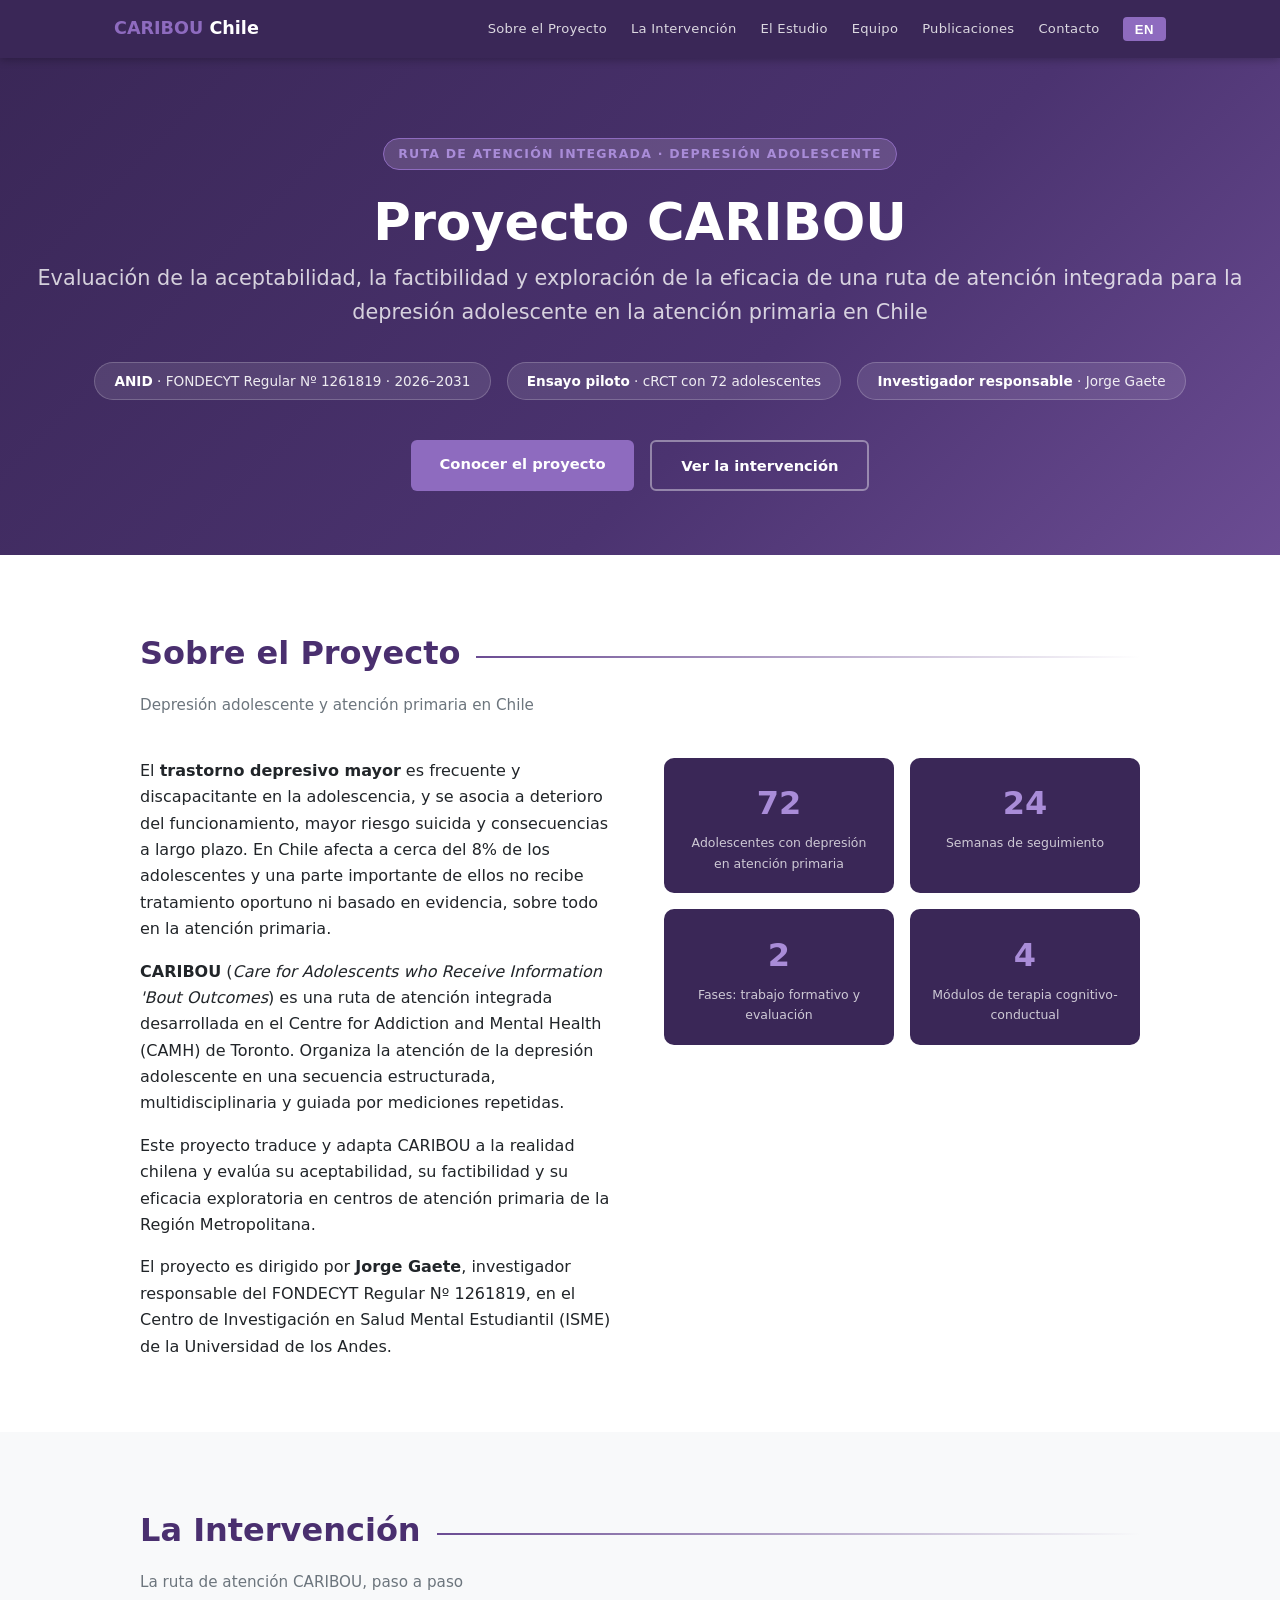
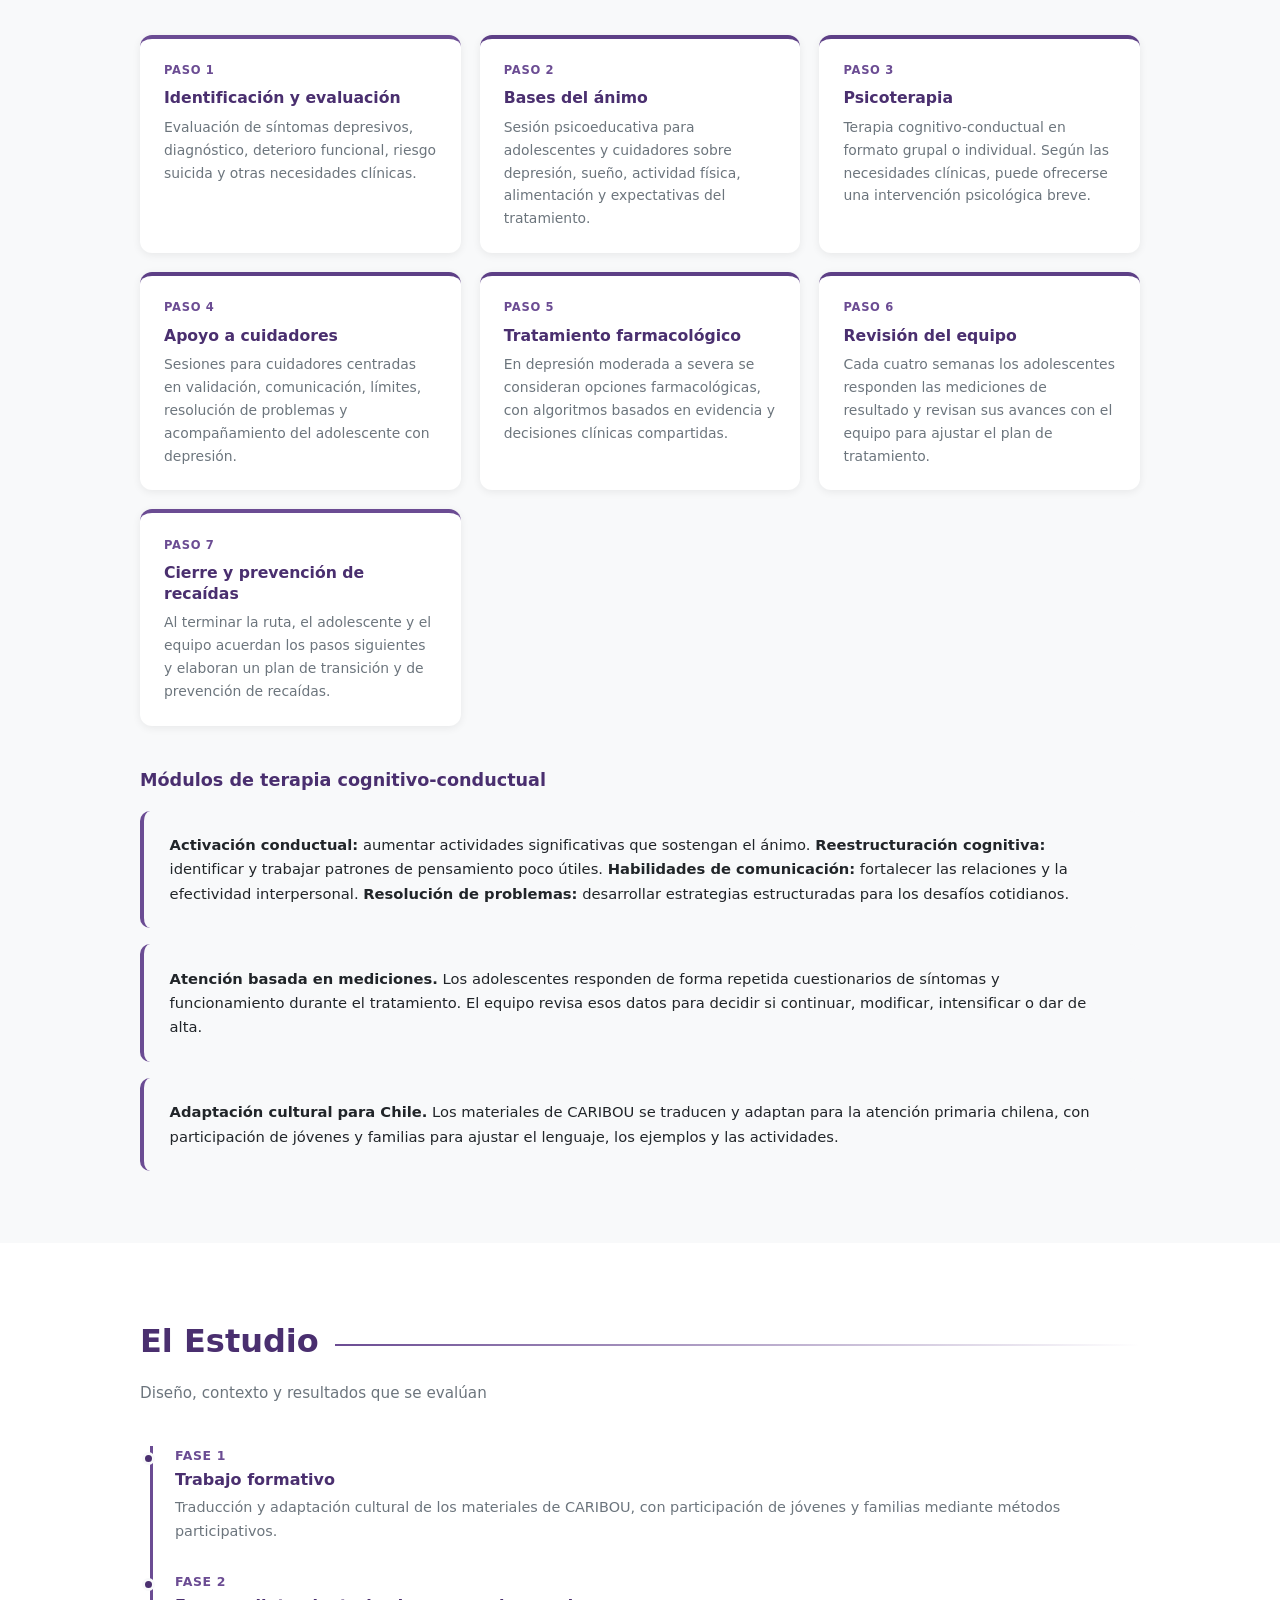
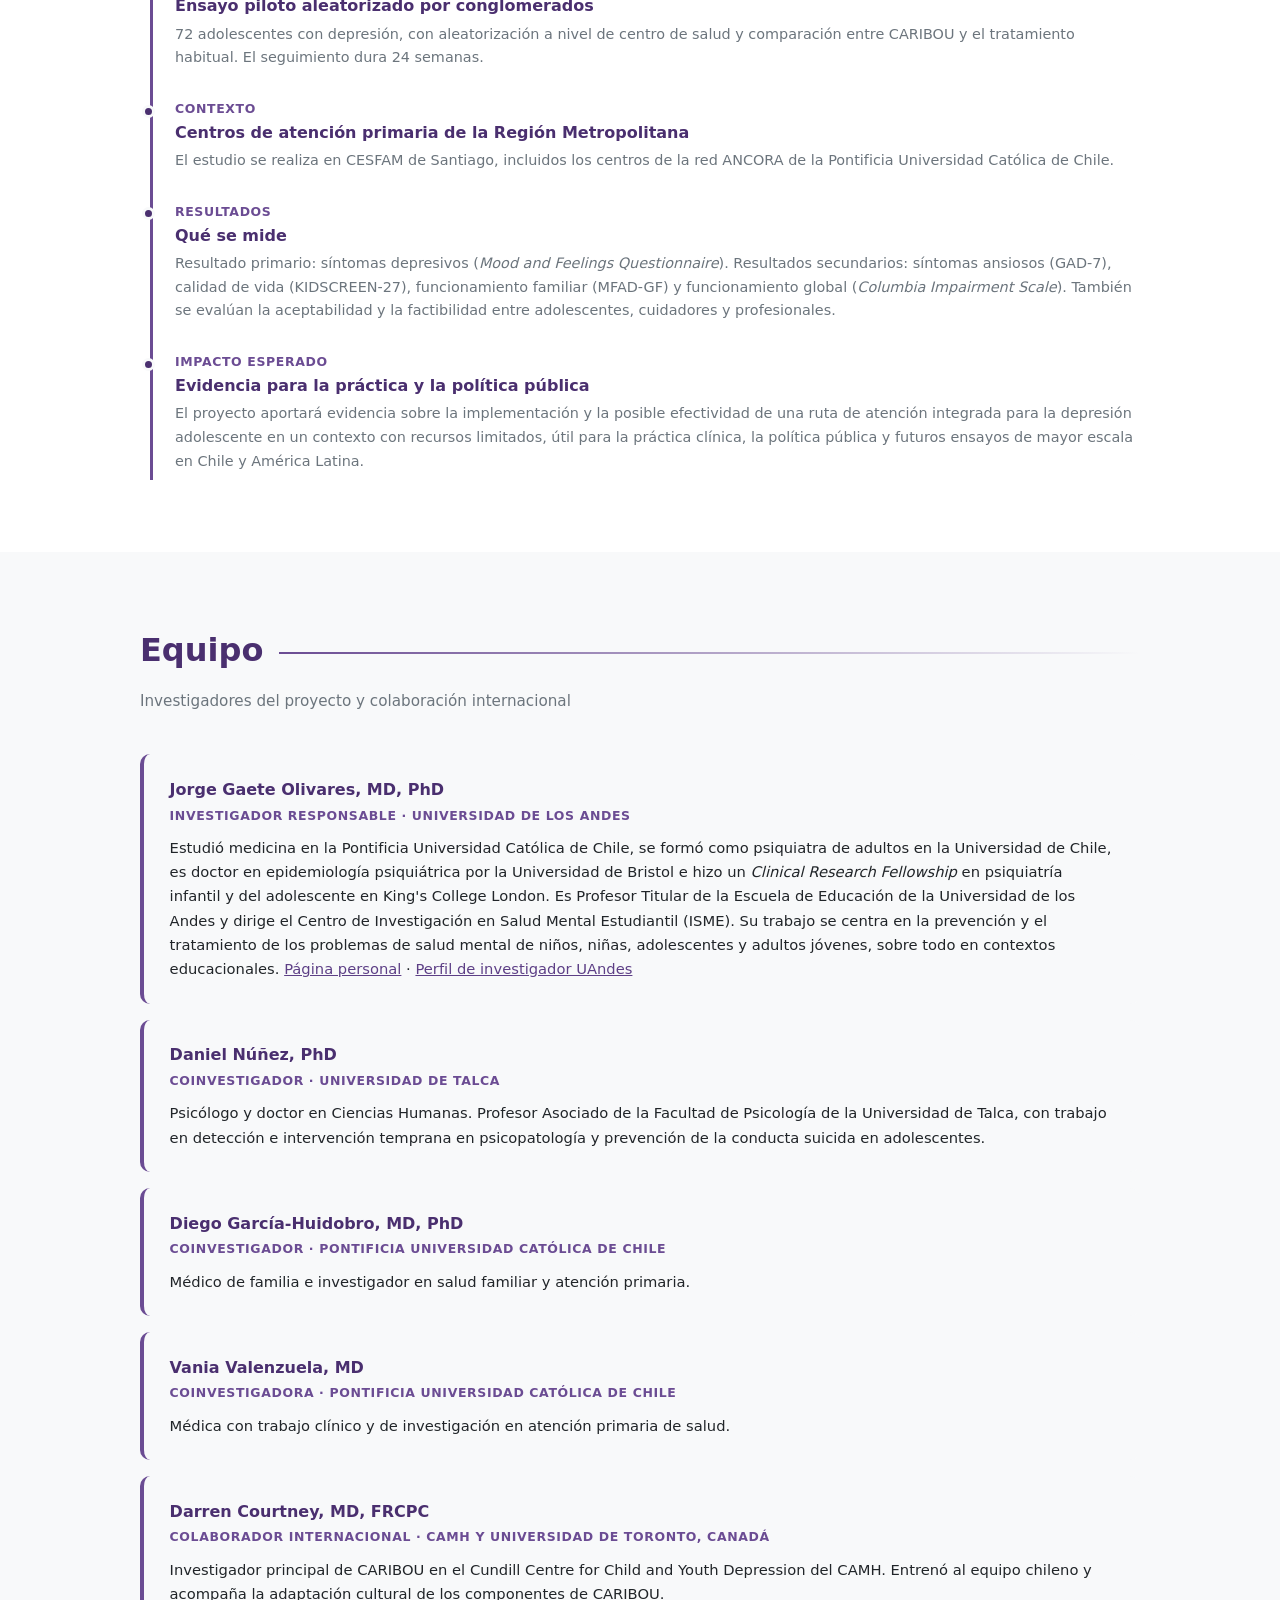
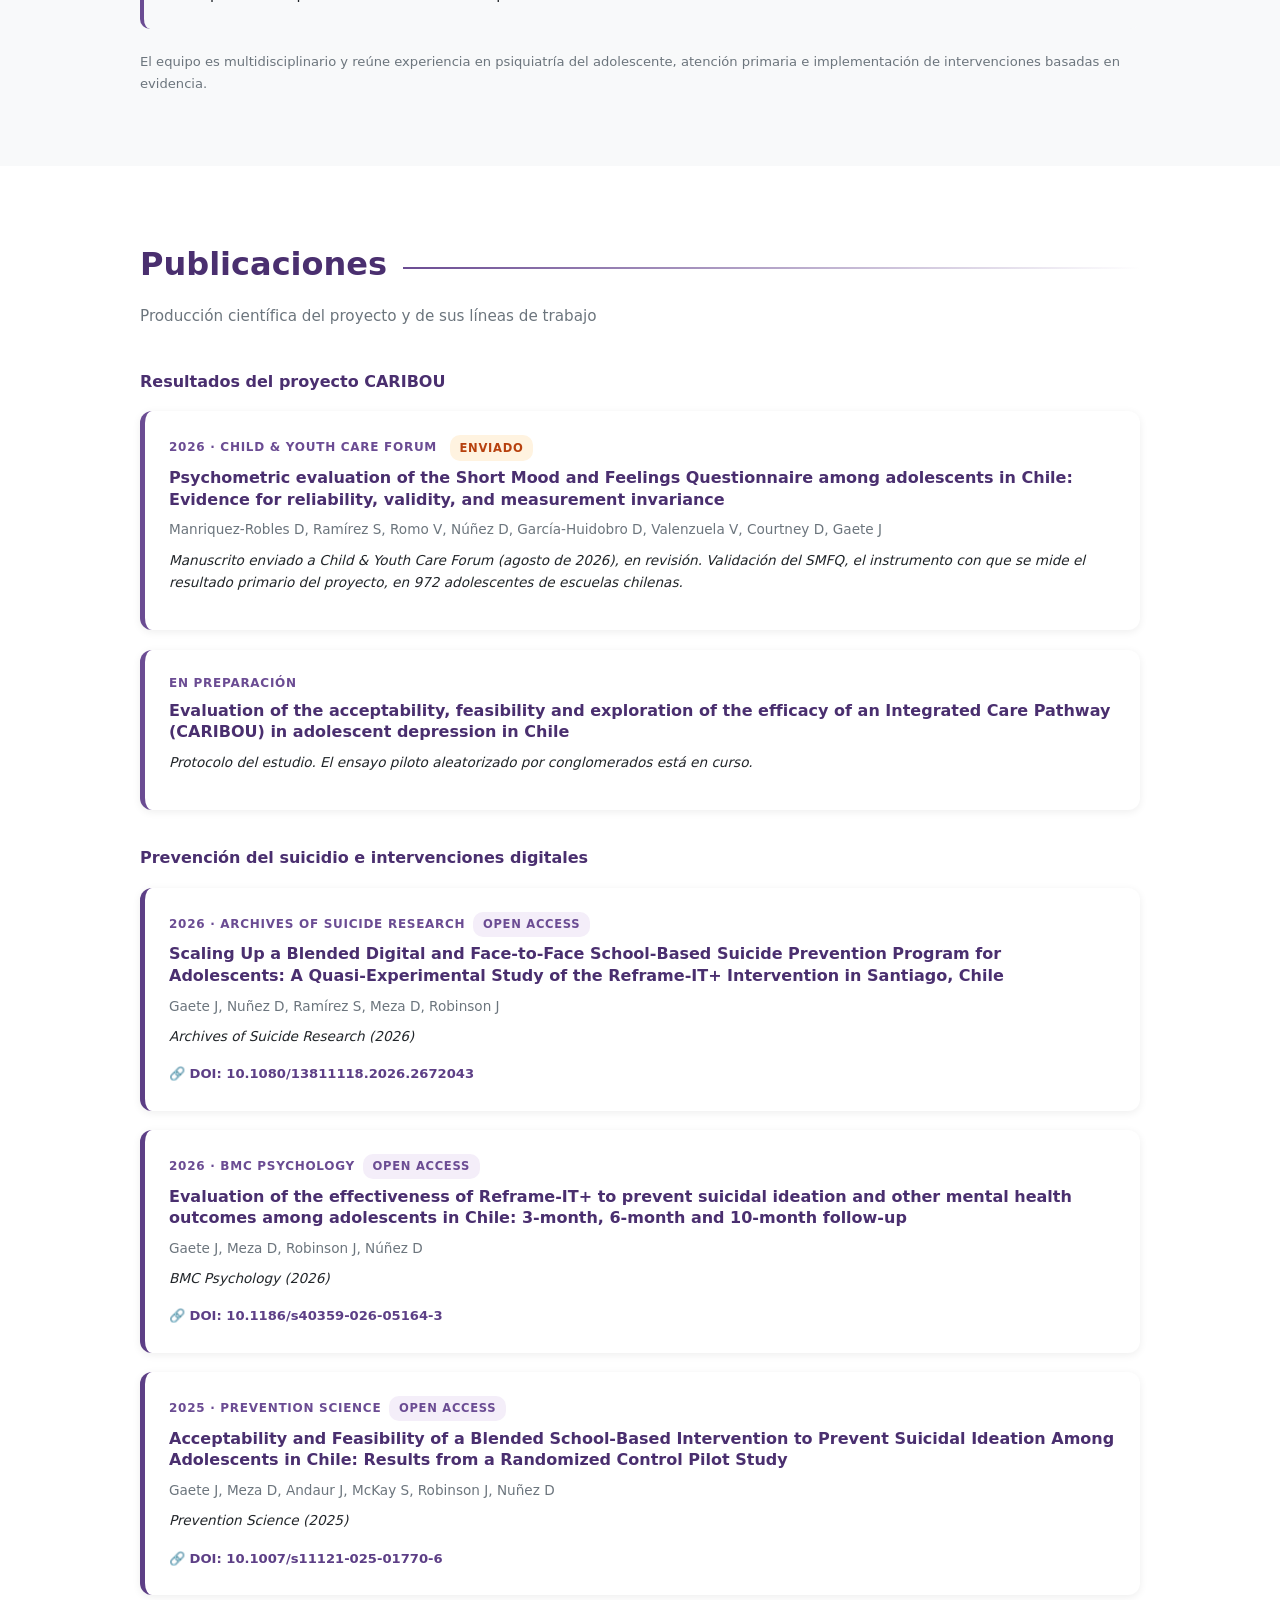
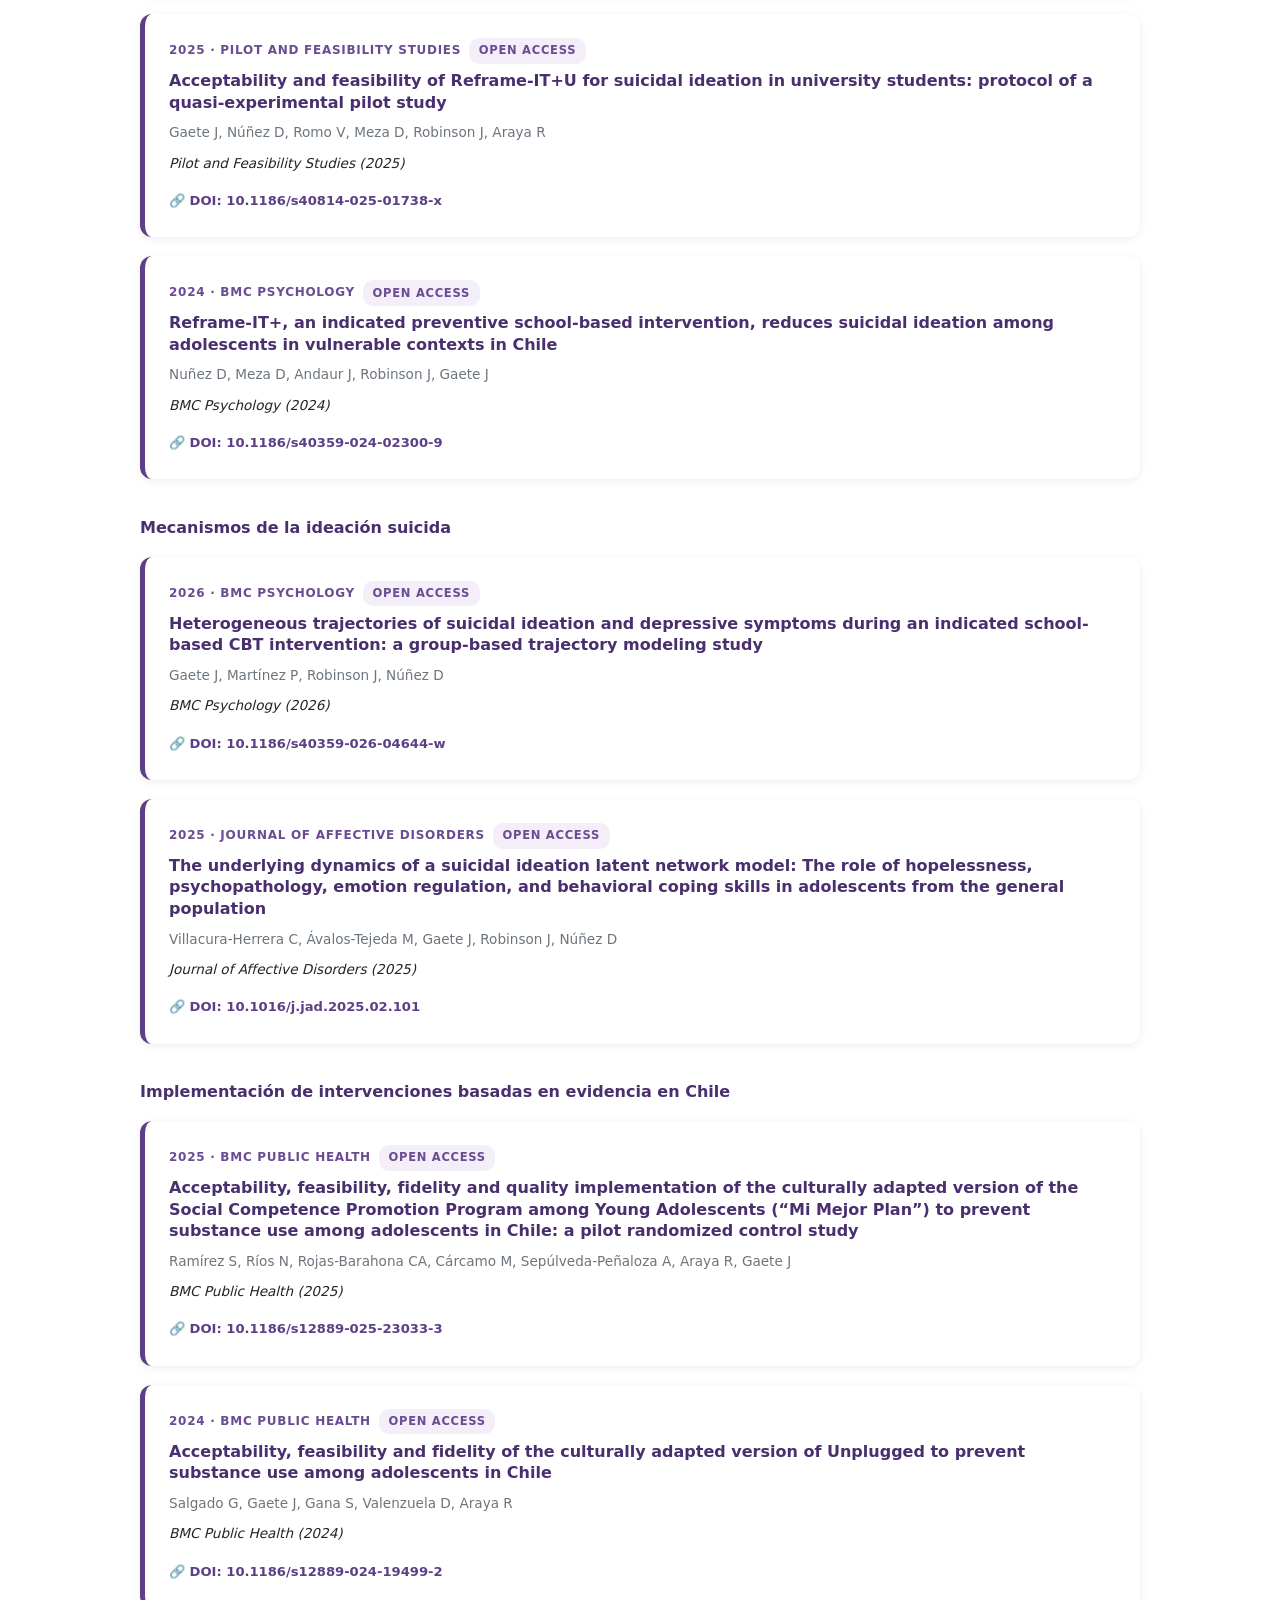
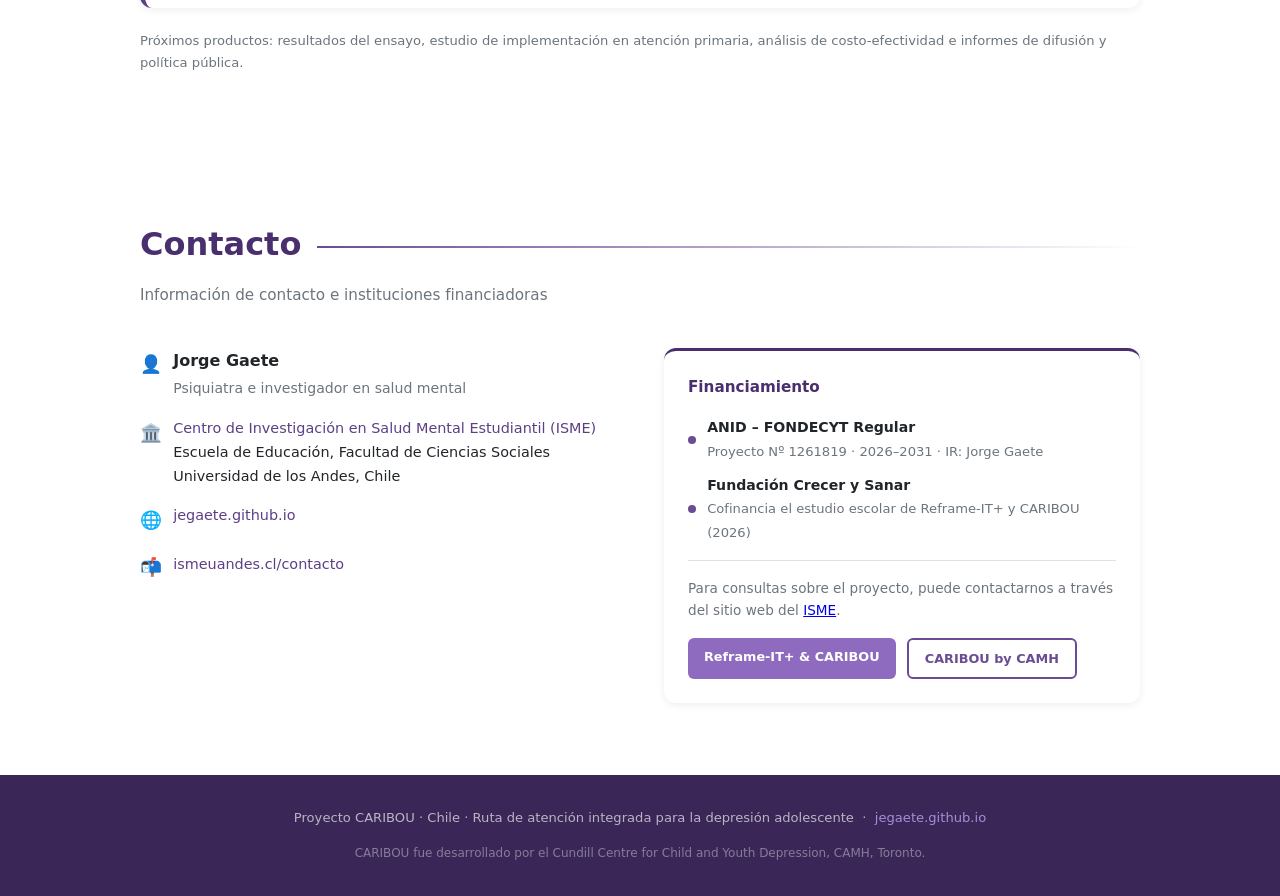
<file: index-es.html>
<!DOCTYPE html>
<html lang="es">
<head>
<meta charset="UTF-8" />
<meta http-equiv="refresh" content="0; url=index.html" />
<link rel="canonical" href="index.html" />
<title>Proyecto CARIBOU</title>
</head>
<body>
<p>Esta página ahora es parte del sitio del Proyecto CARIBOU. <a href="index.html">Ir al sitio</a>.</p>
<p>This page is now part of the CARIBOU Project website. <a href="index.html">Go to the site</a>.</p>
</body>
</html>
</file>
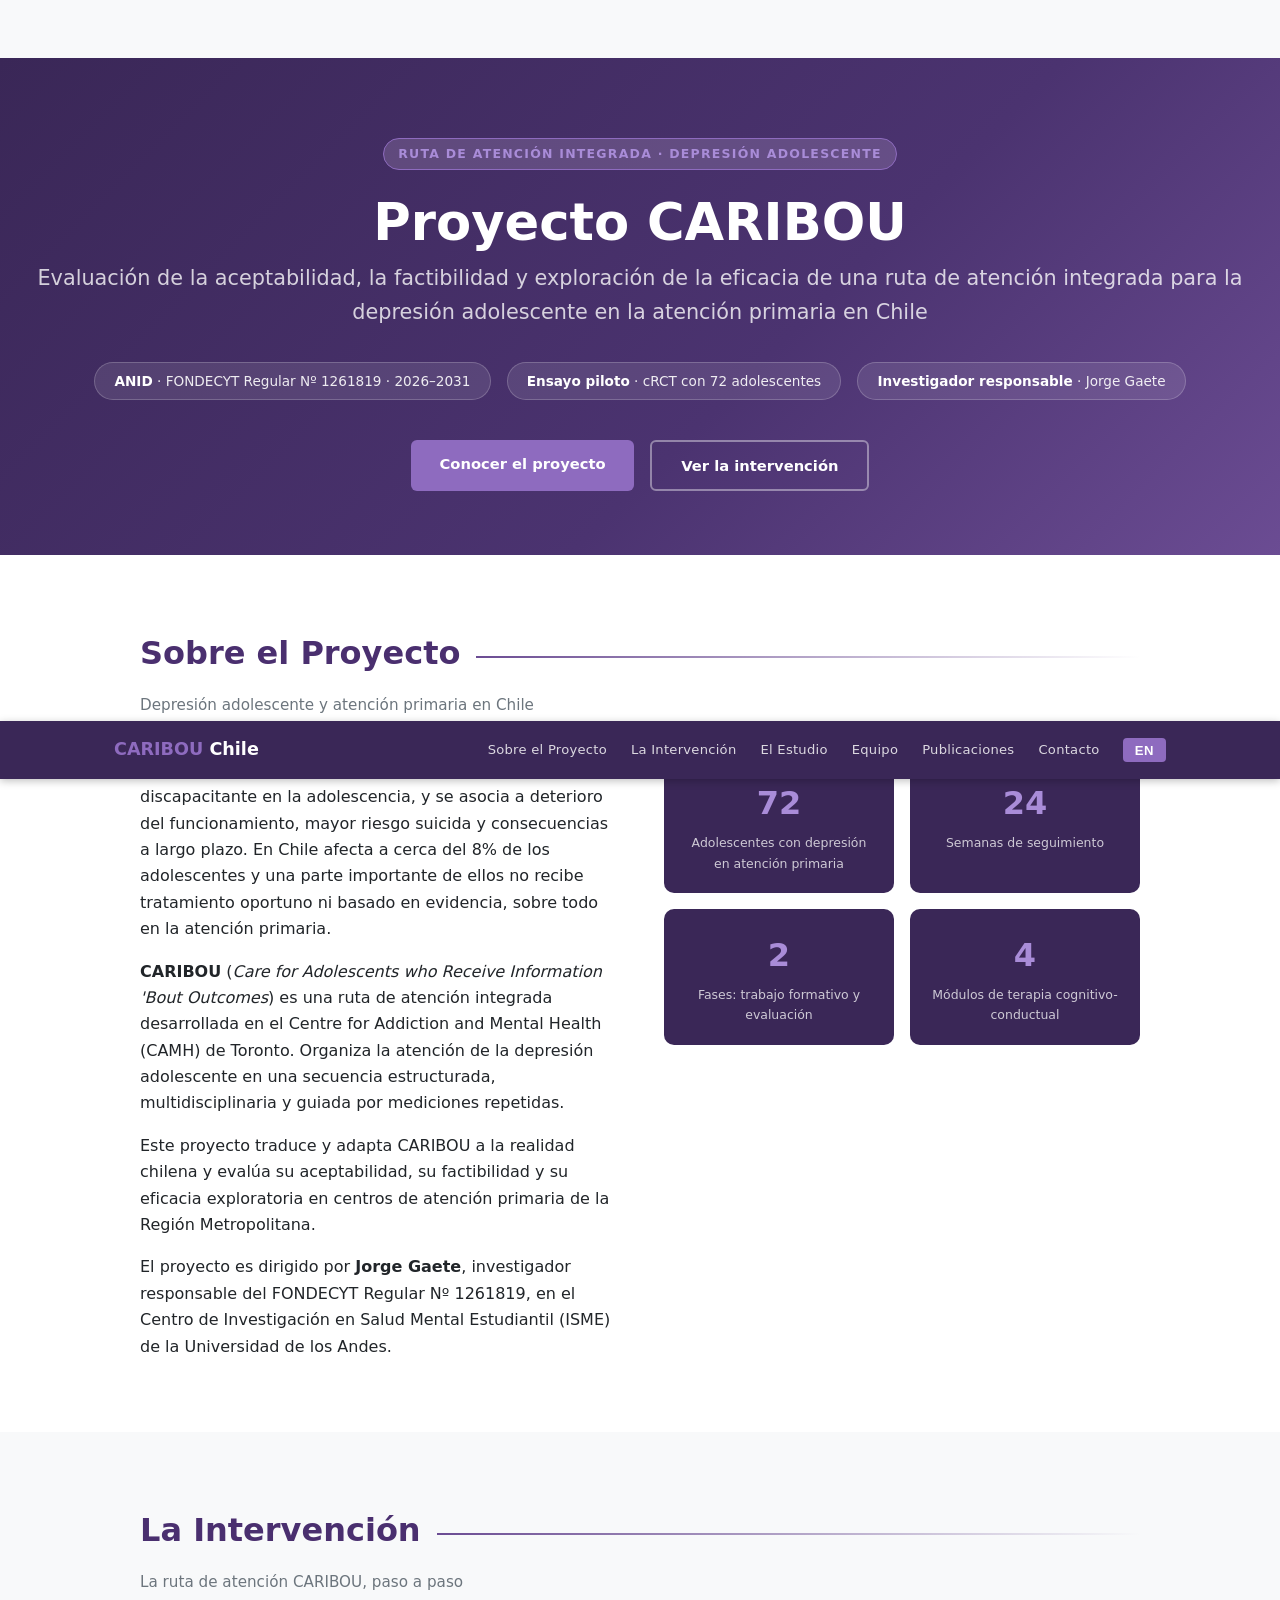
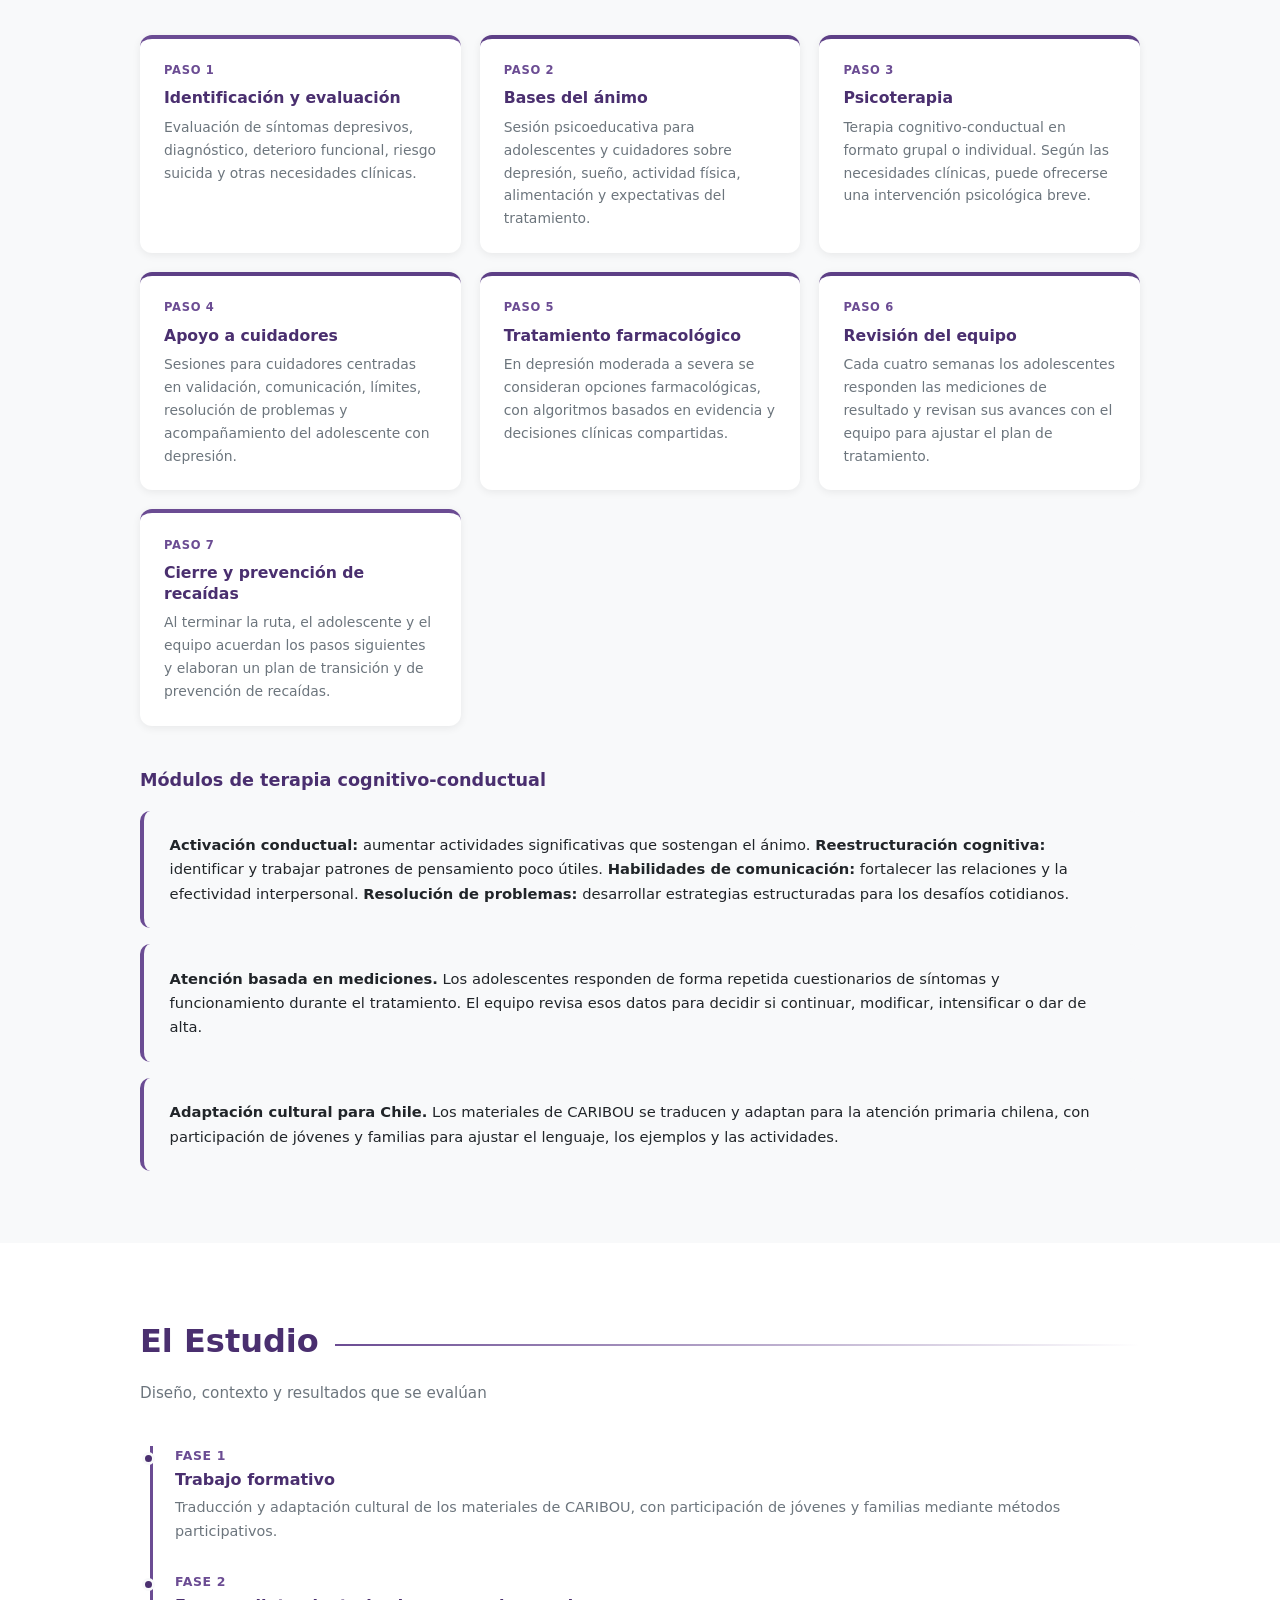
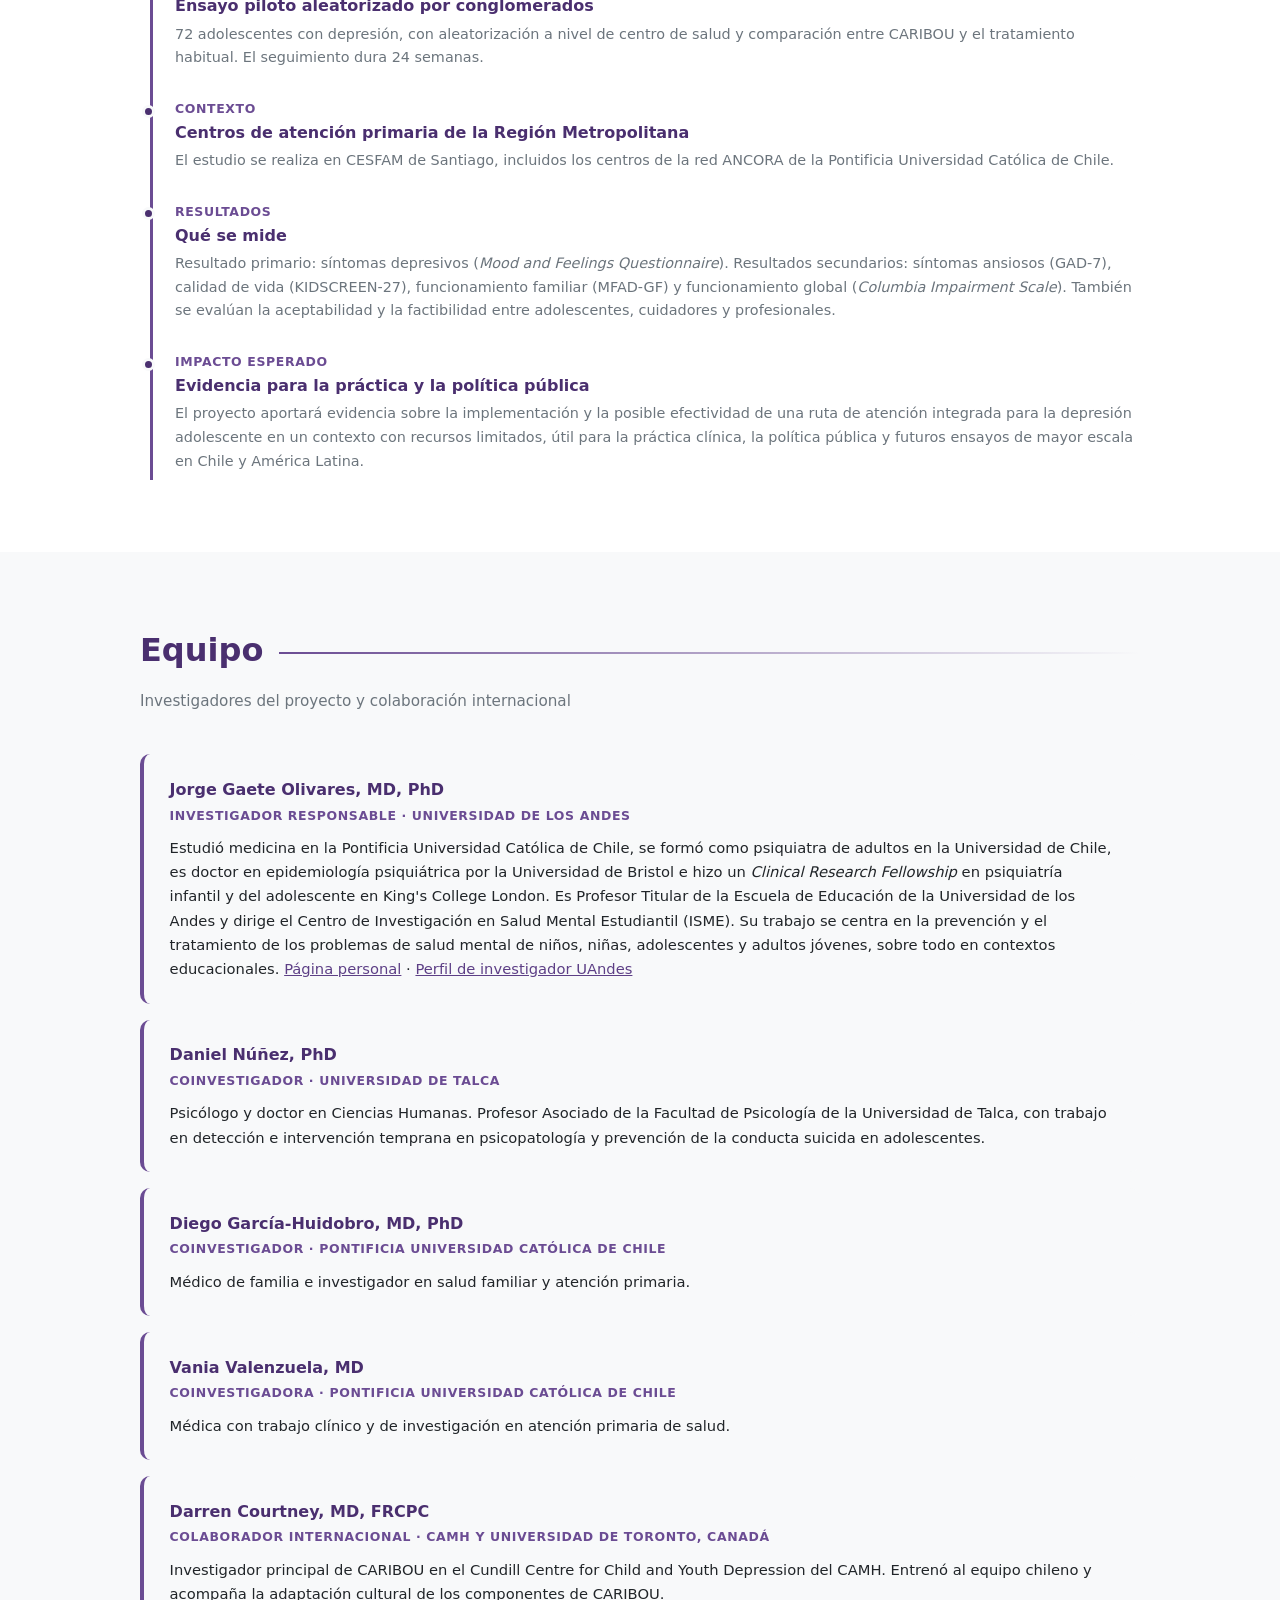
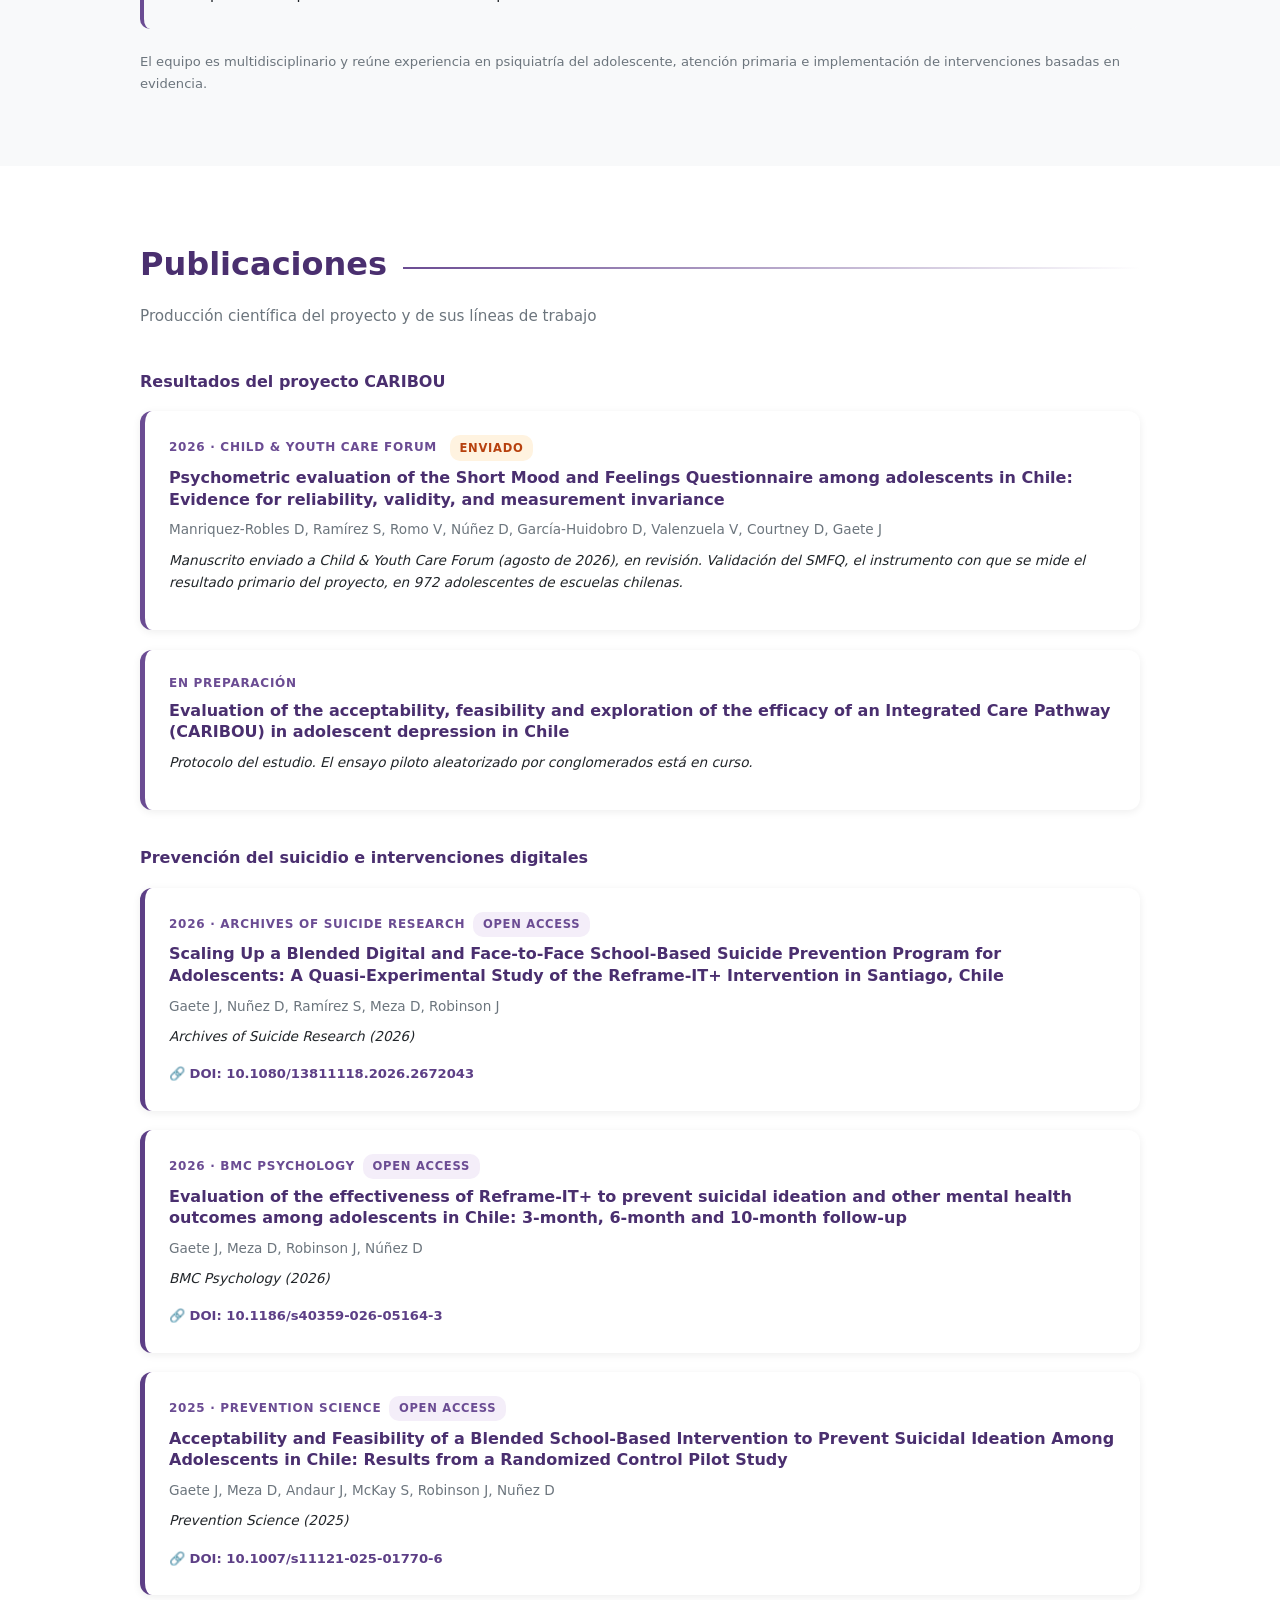
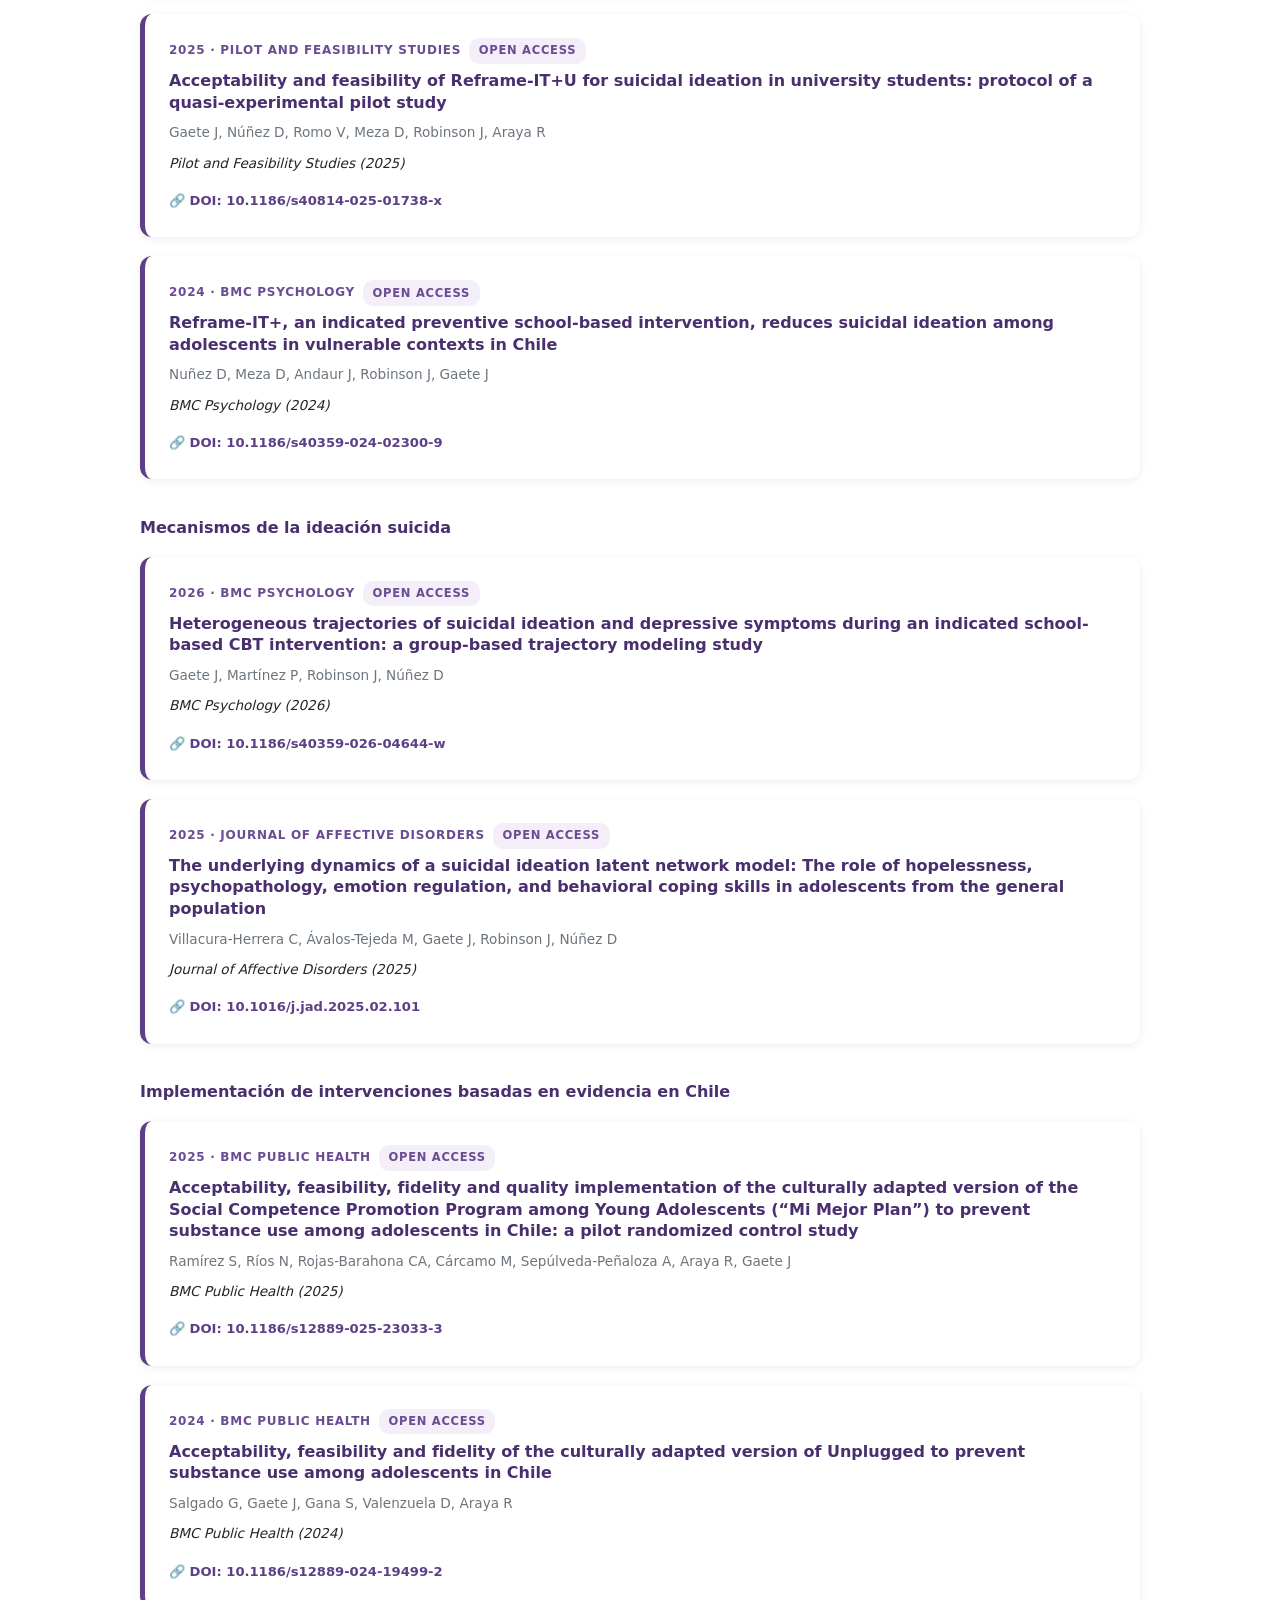
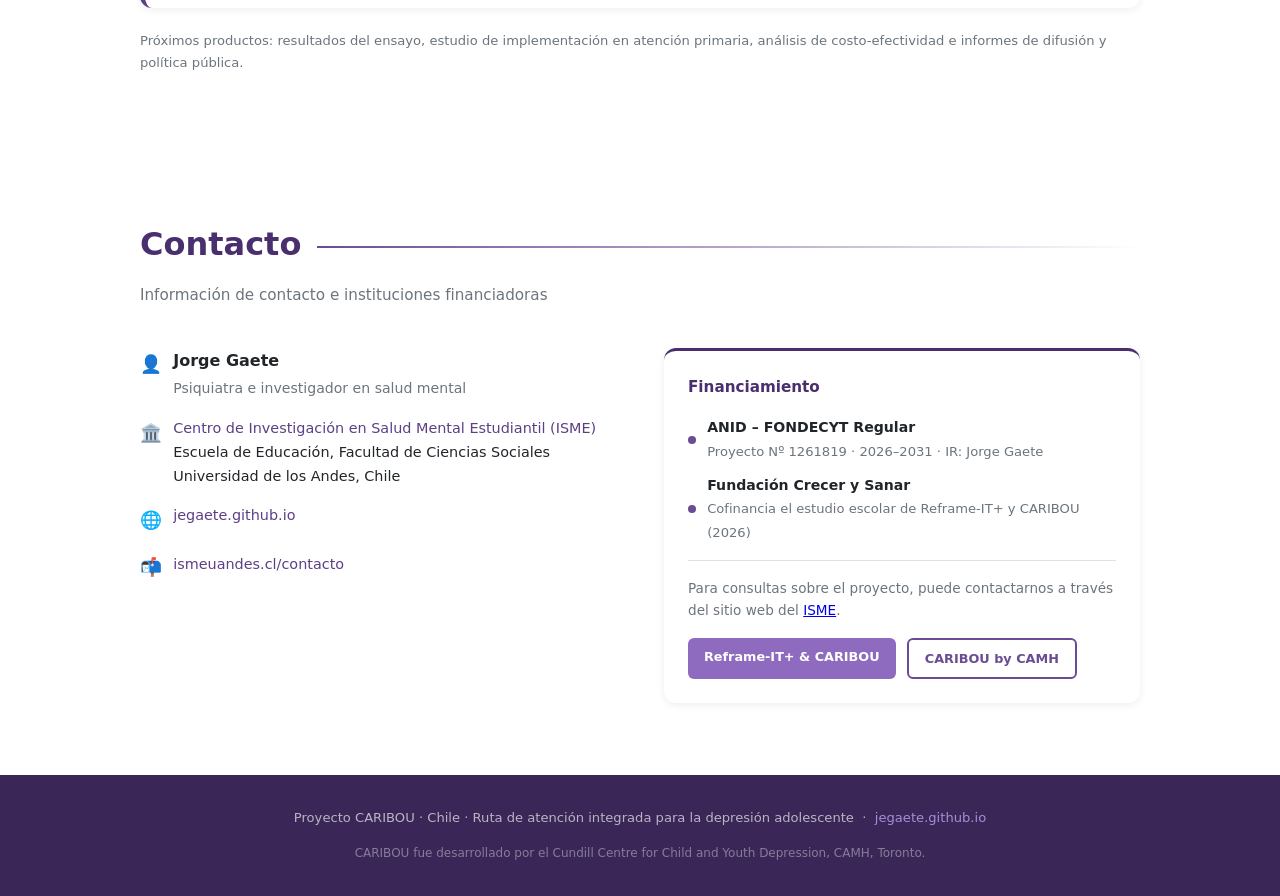
<file: intervention.html>
<!DOCTYPE html>
<html lang="es">
<head>
<meta charset="UTF-8" />
<meta http-equiv="refresh" content="0; url=index.html#intervencion" />
<link rel="canonical" href="index.html#intervencion" />
<title>Proyecto CARIBOU</title>
</head>
<body>
<p>Esta página ahora es parte del sitio del Proyecto CARIBOU. <a href="index.html#intervencion">Ir al sitio</a>.</p>
<p>This page is now part of the CARIBOU Project website. <a href="index.html#intervencion">Go to the site</a>.</p>
</body>
</html>
</file>
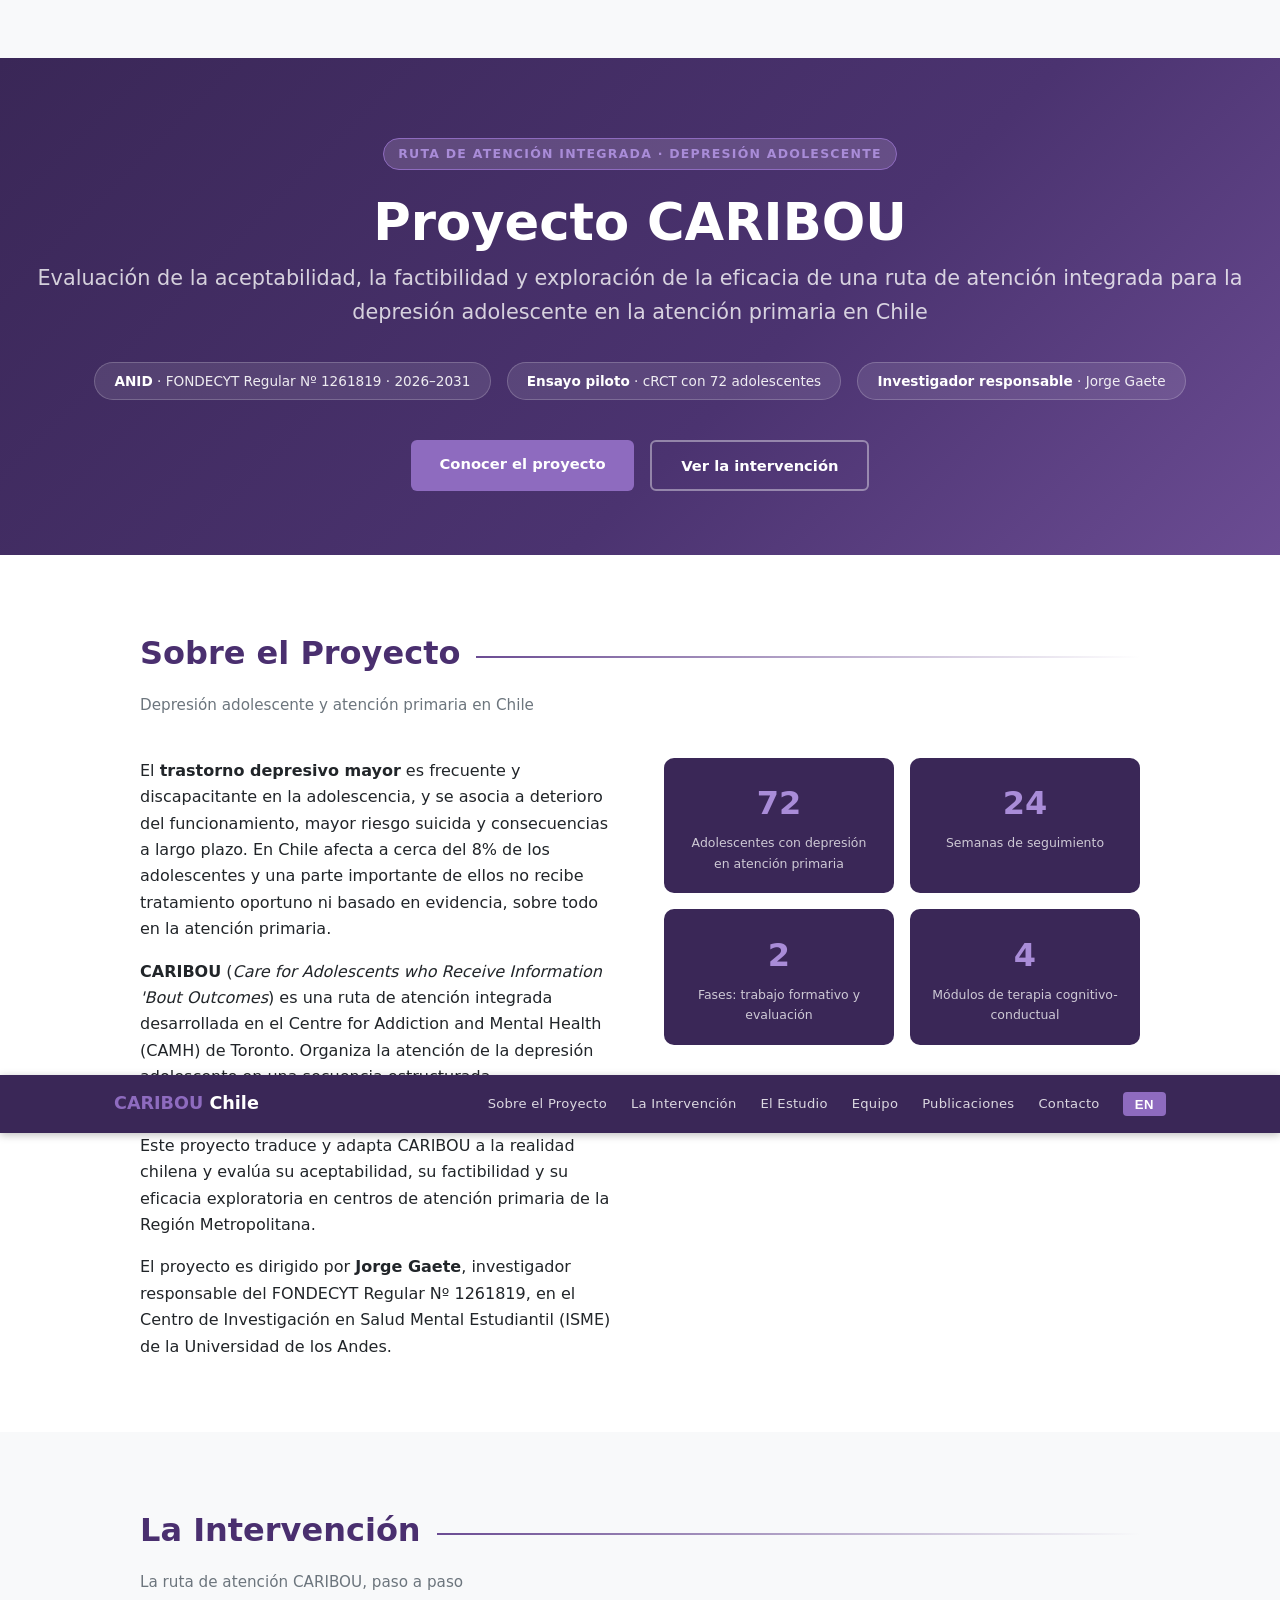
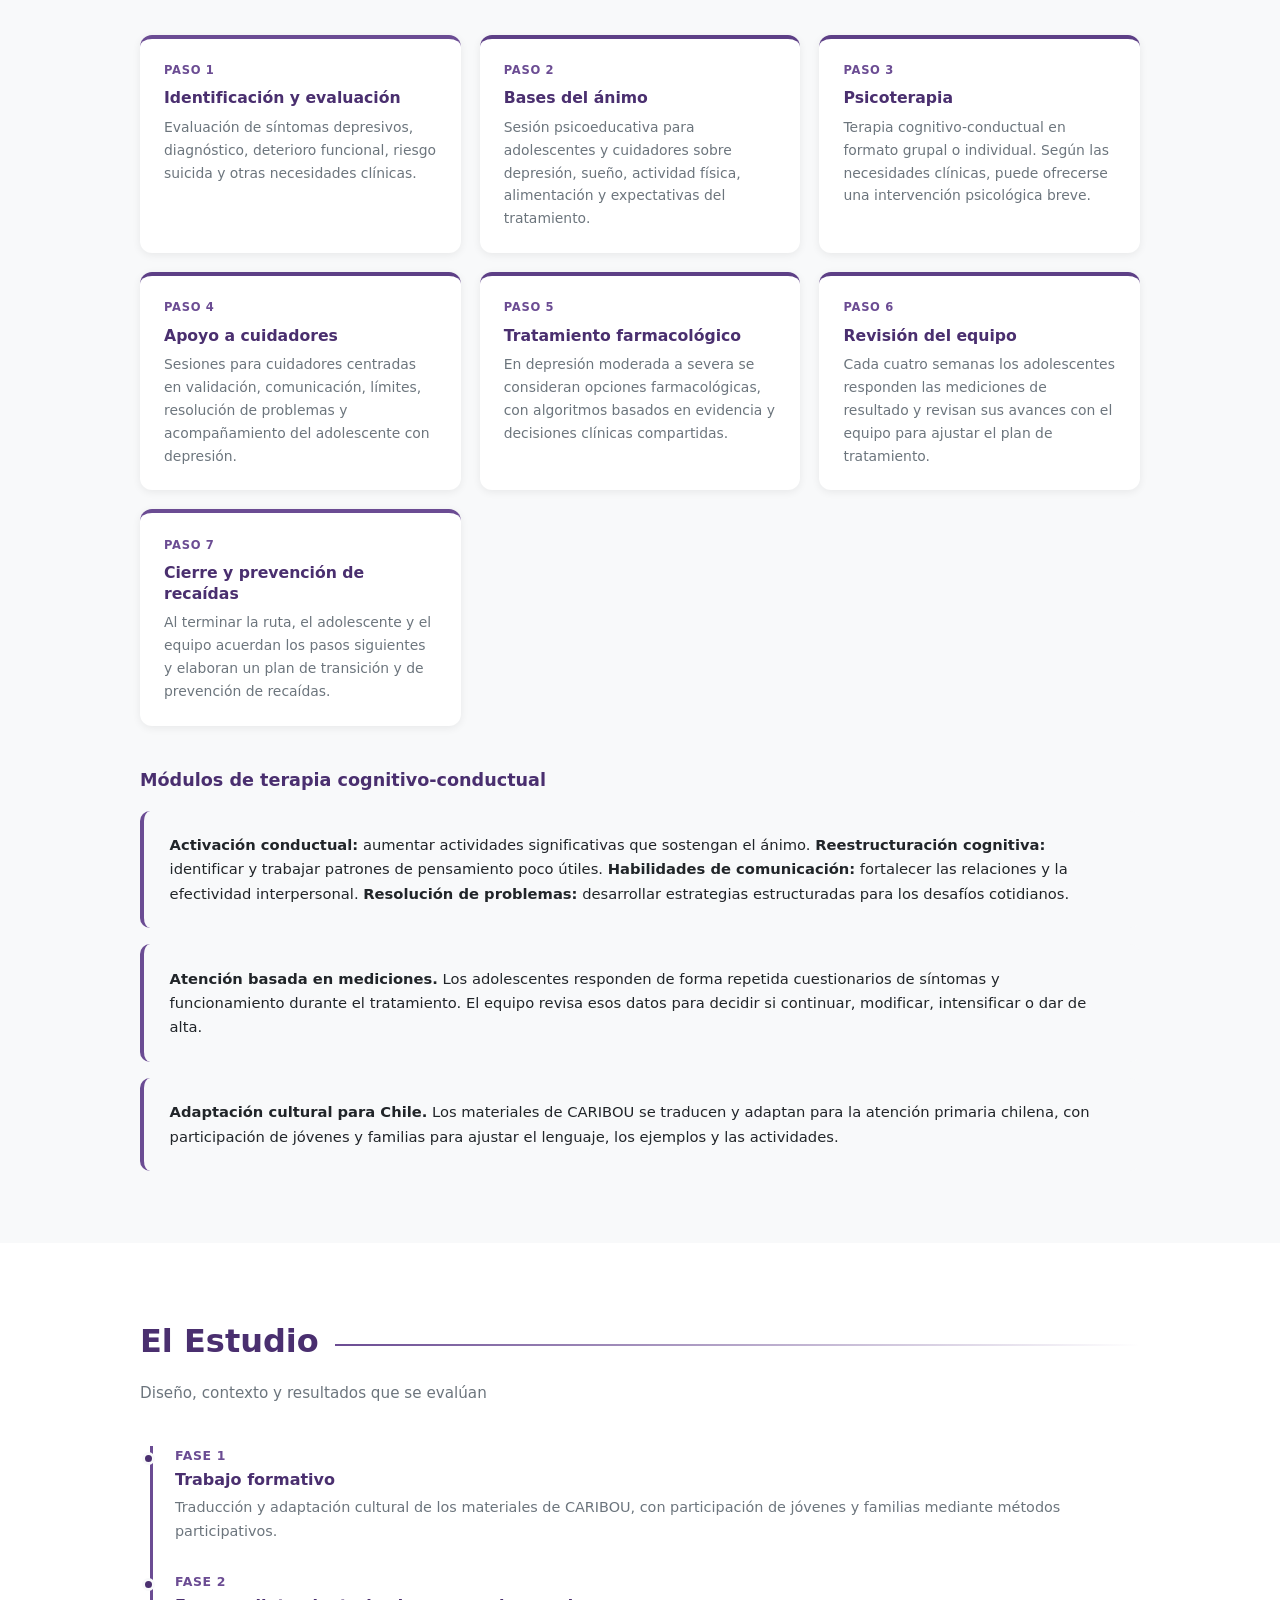
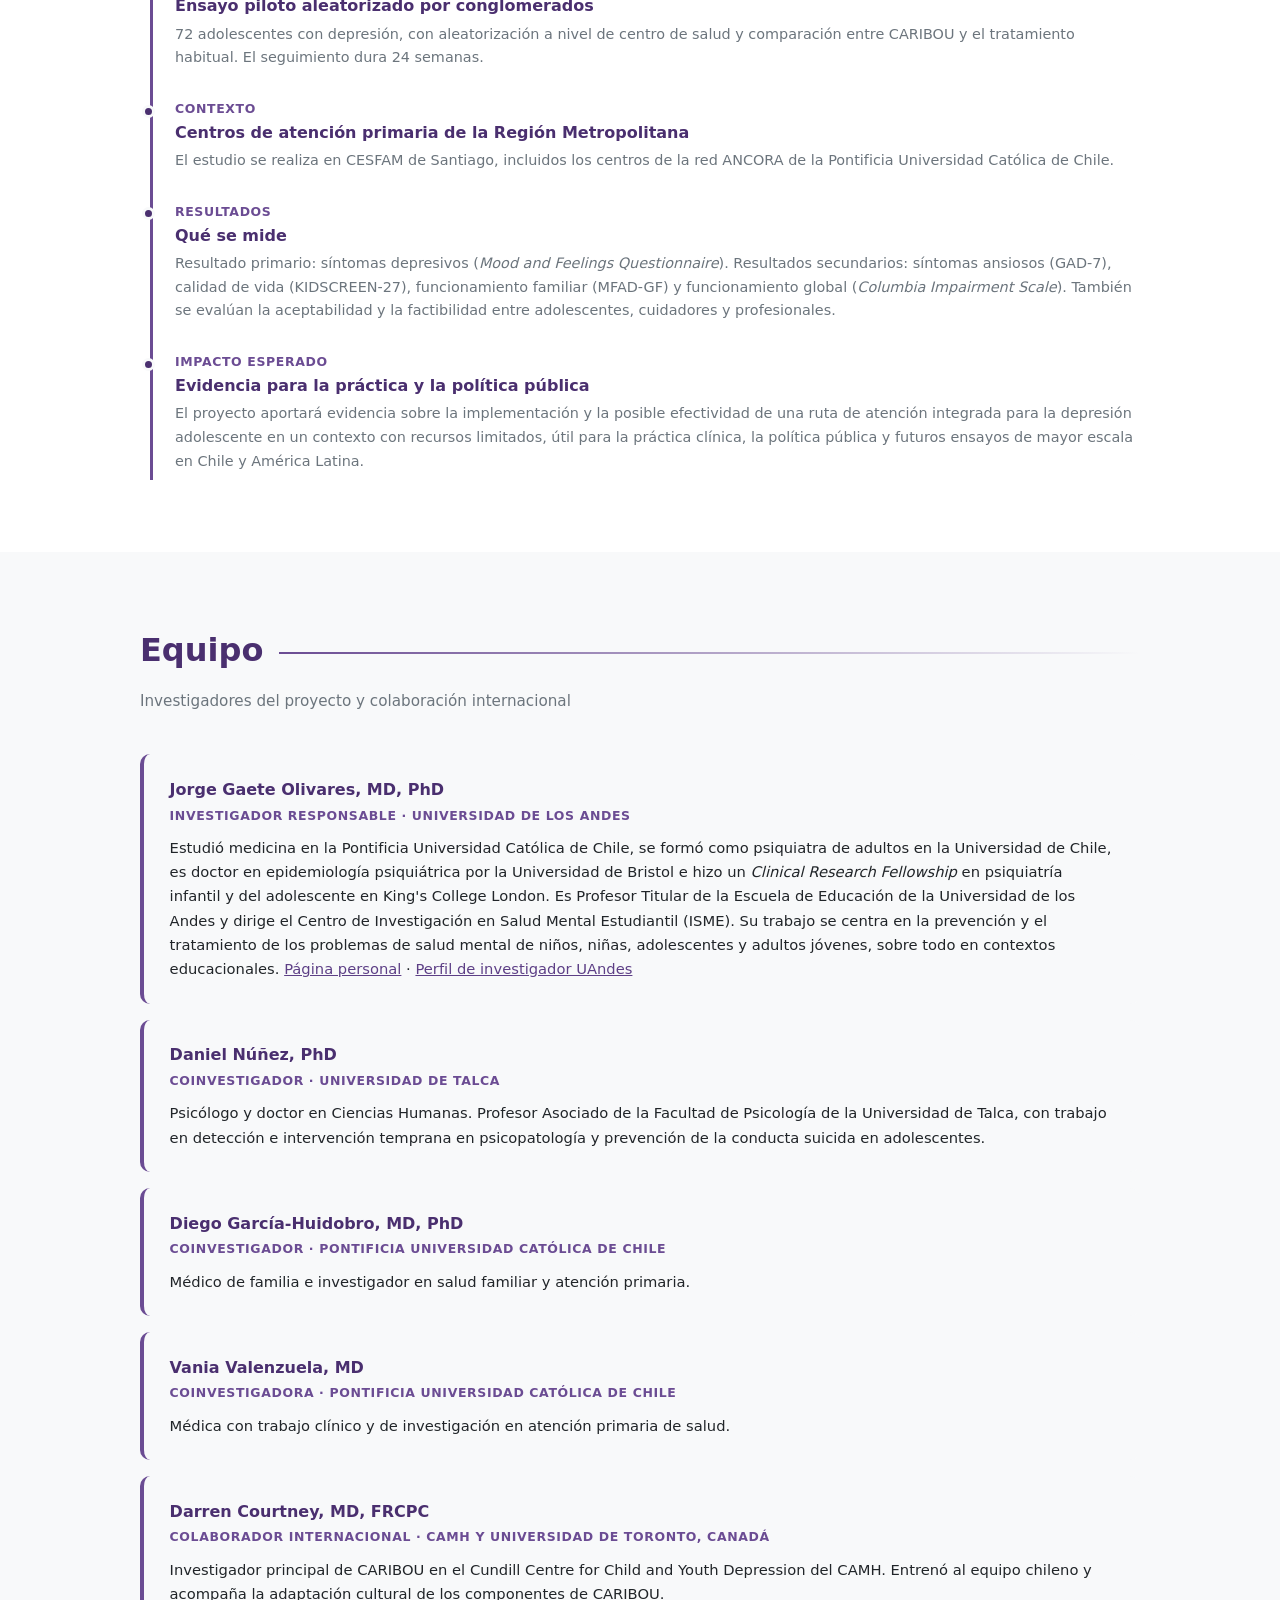
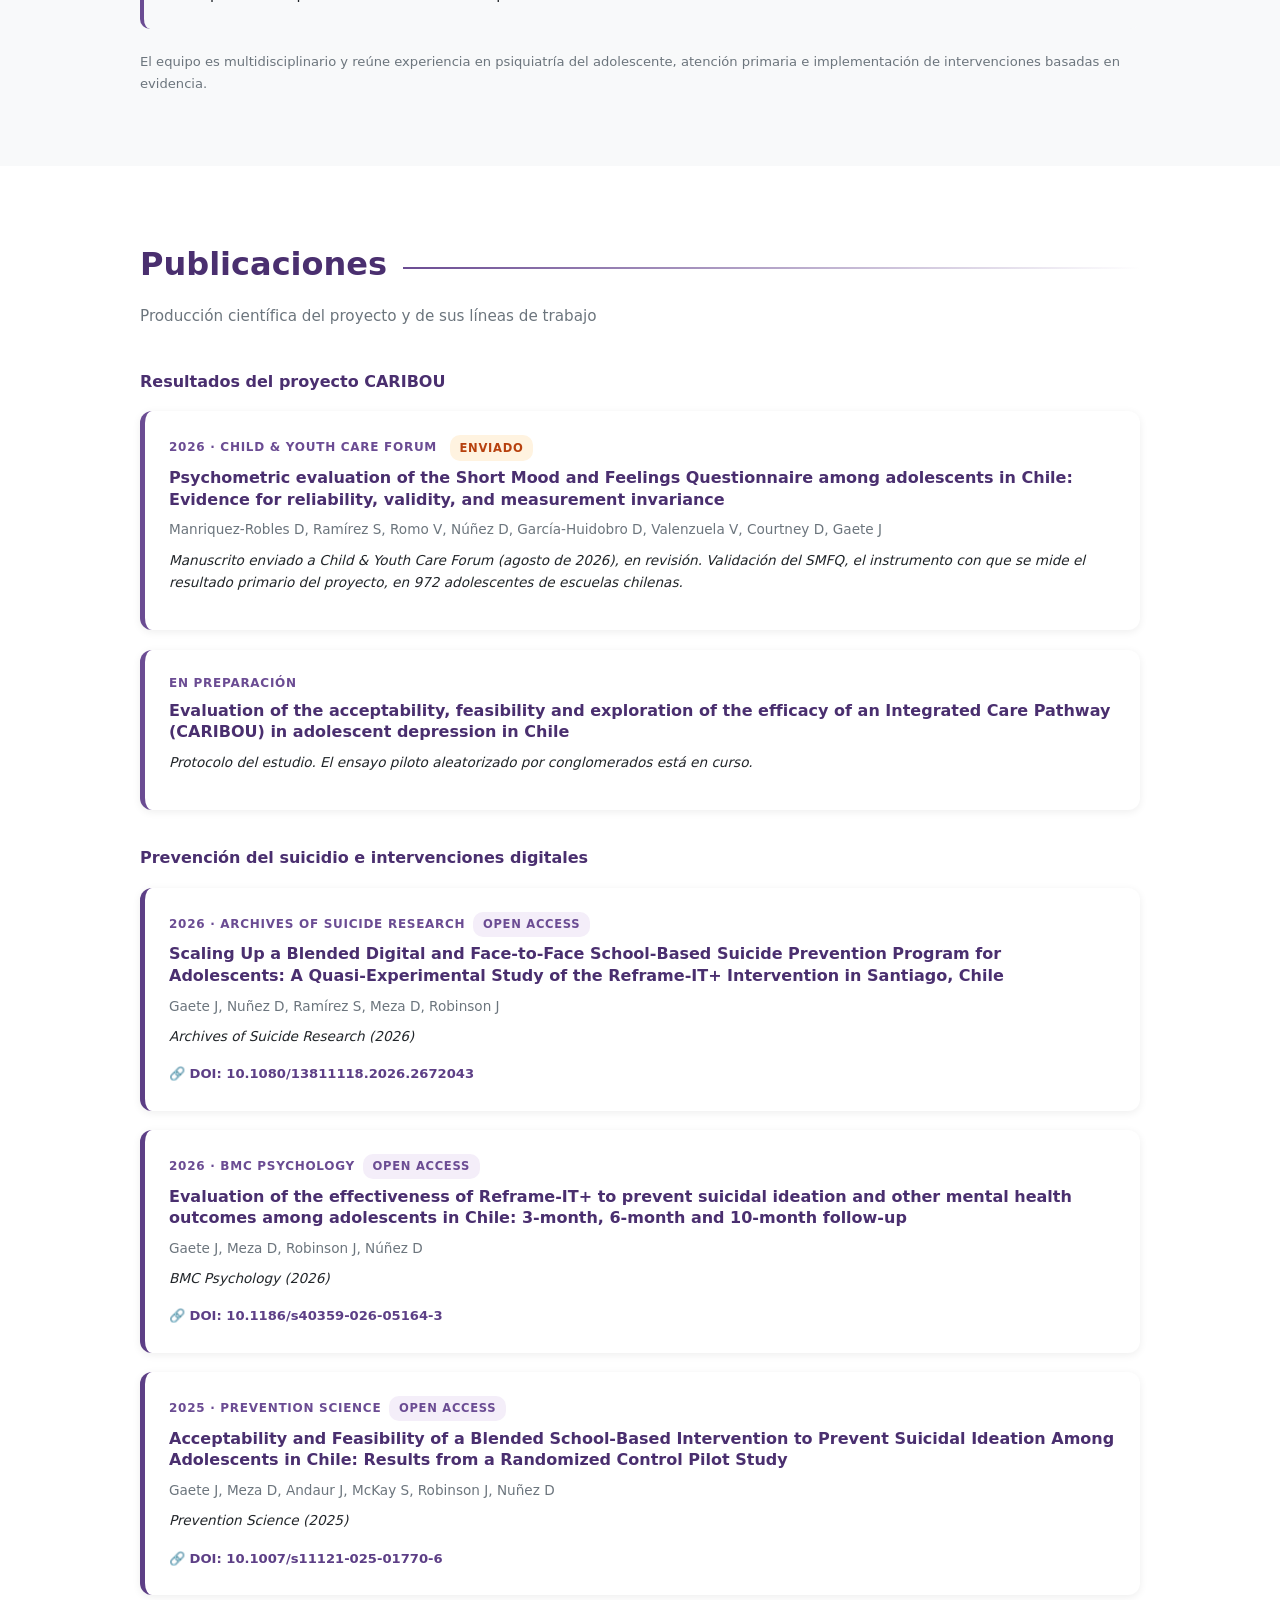
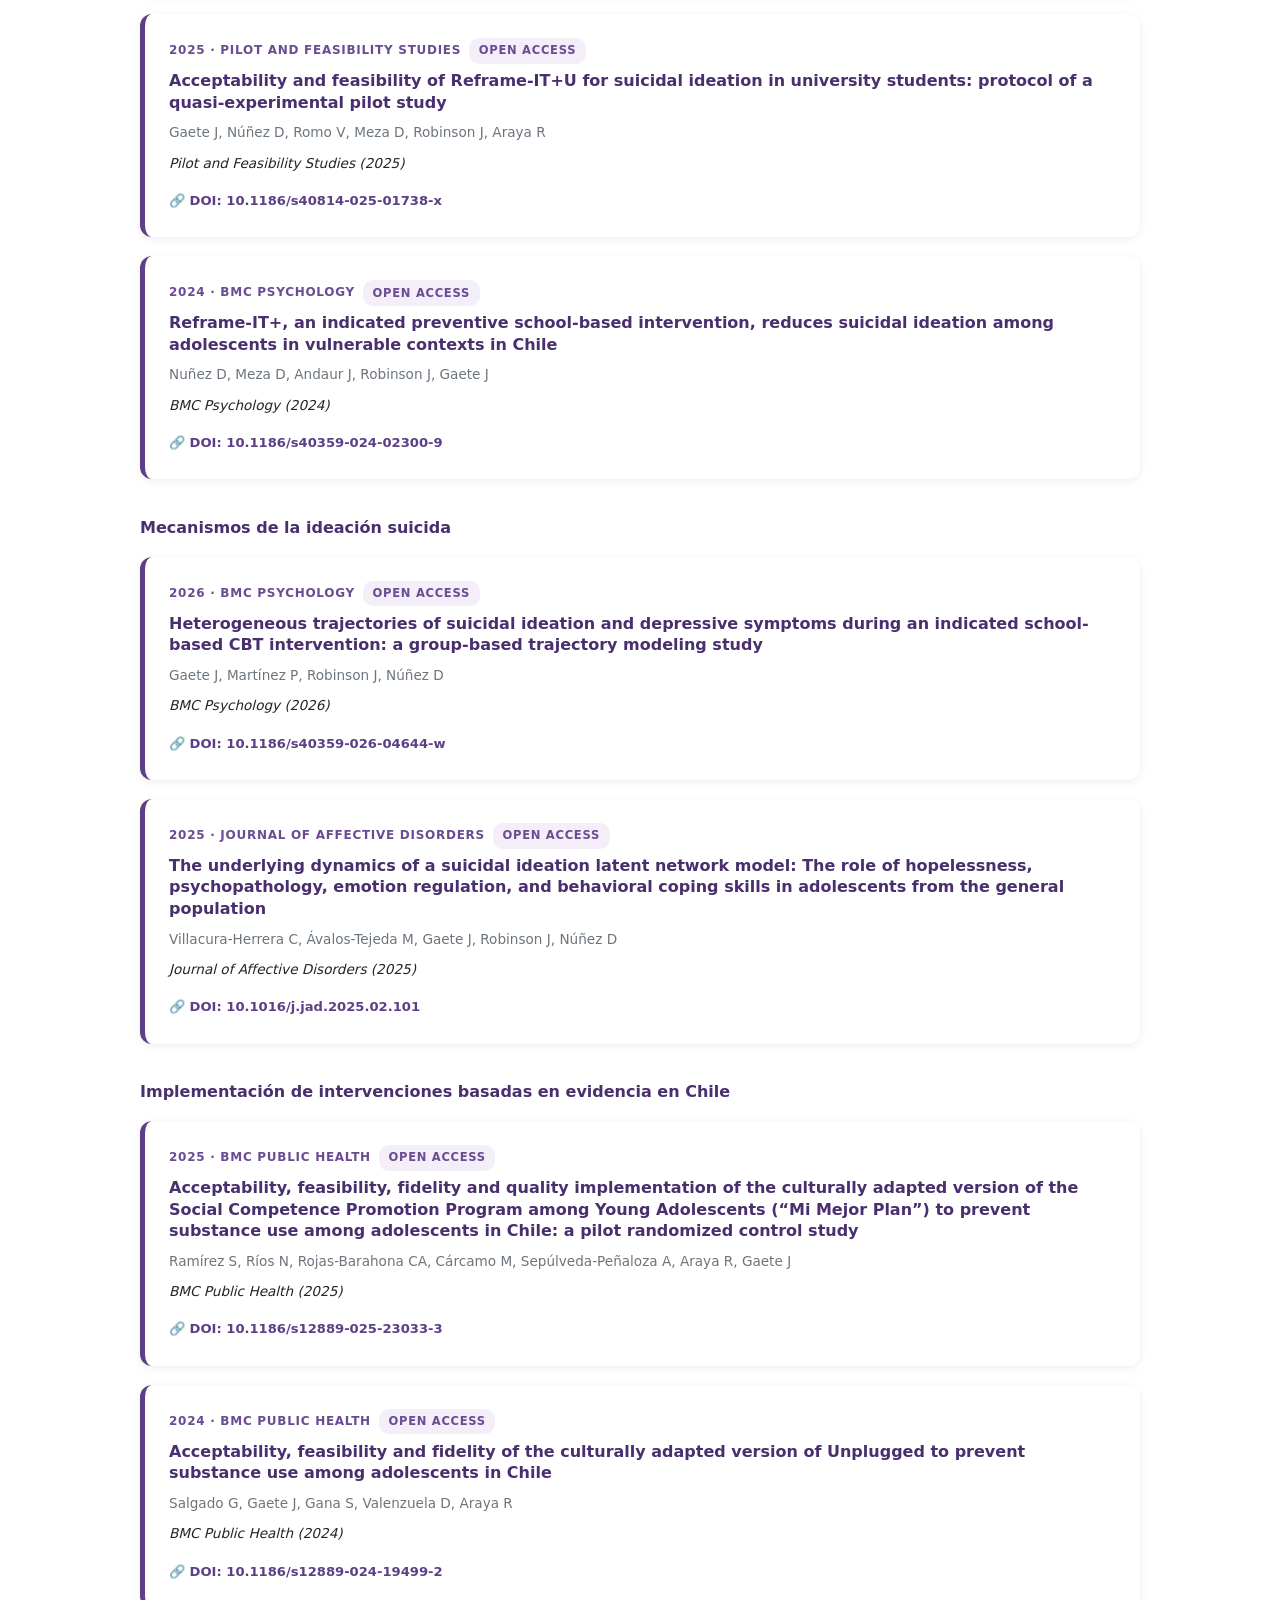
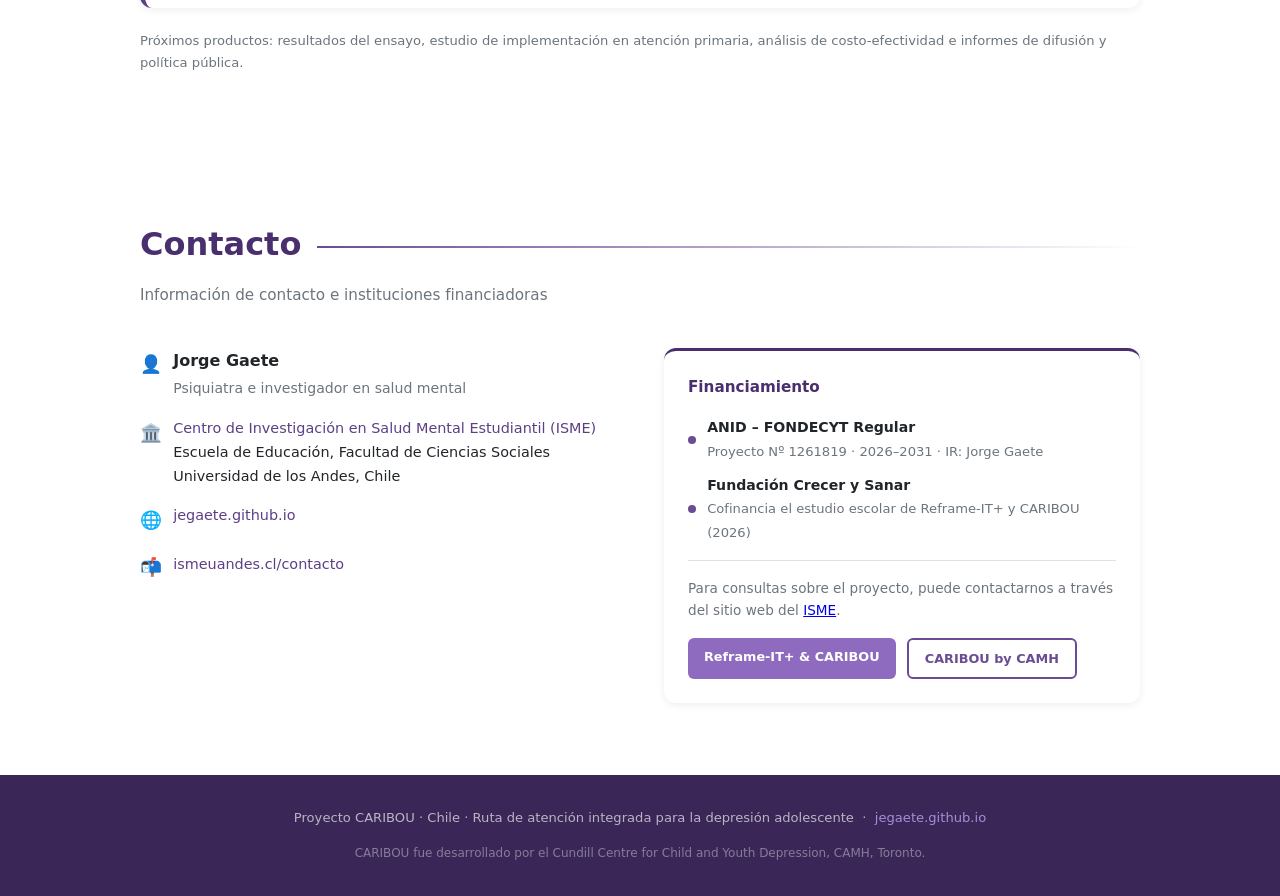
<file: project.html>
<!DOCTYPE html>
<html lang="es">
<head>
<meta charset="UTF-8" />
<meta http-equiv="refresh" content="0; url=index.html#estudio" />
<link rel="canonical" href="index.html#estudio" />
<title>Proyecto CARIBOU</title>
</head>
<body>
<p>Esta página ahora es parte del sitio del Proyecto CARIBOU. <a href="index.html#estudio">Ir al sitio</a>.</p>
<p>This page is now part of the CARIBOU Project website. <a href="index.html#estudio">Go to the site</a>.</p>
</body>
</html>
</file>
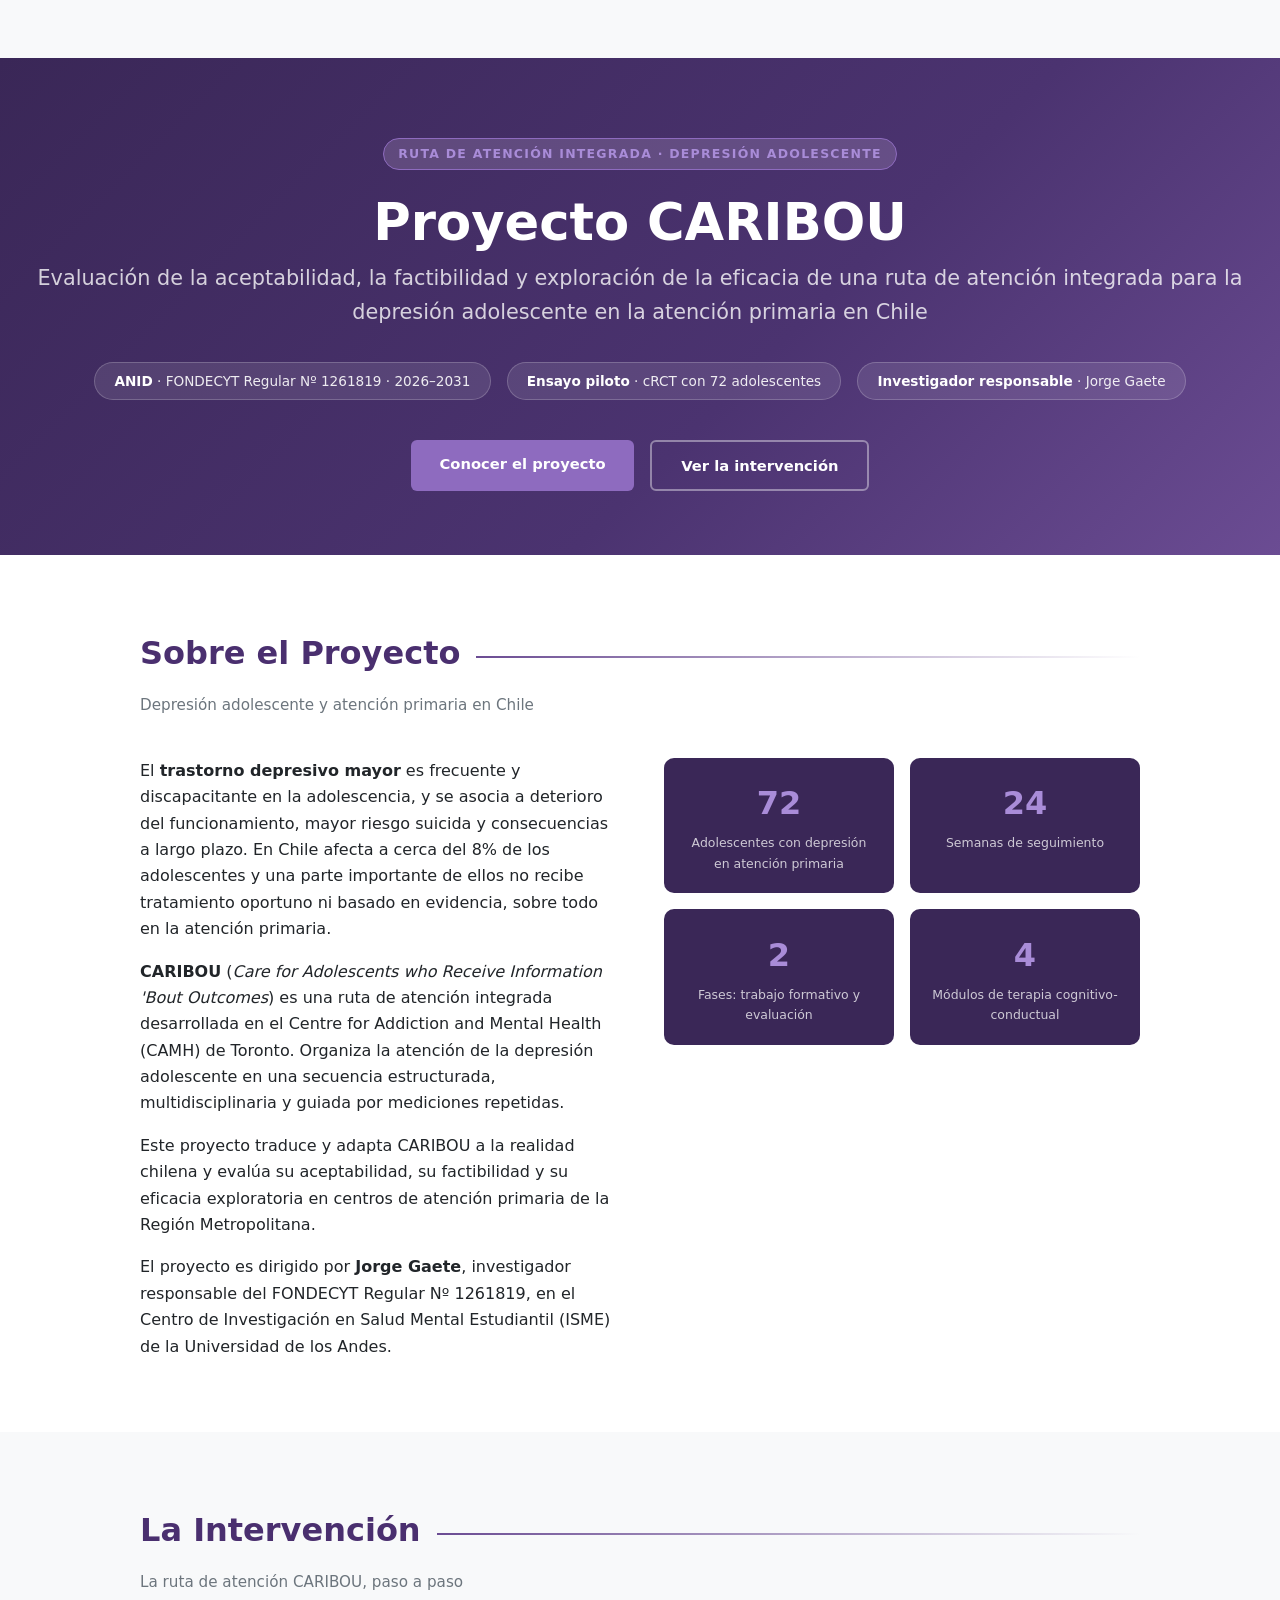
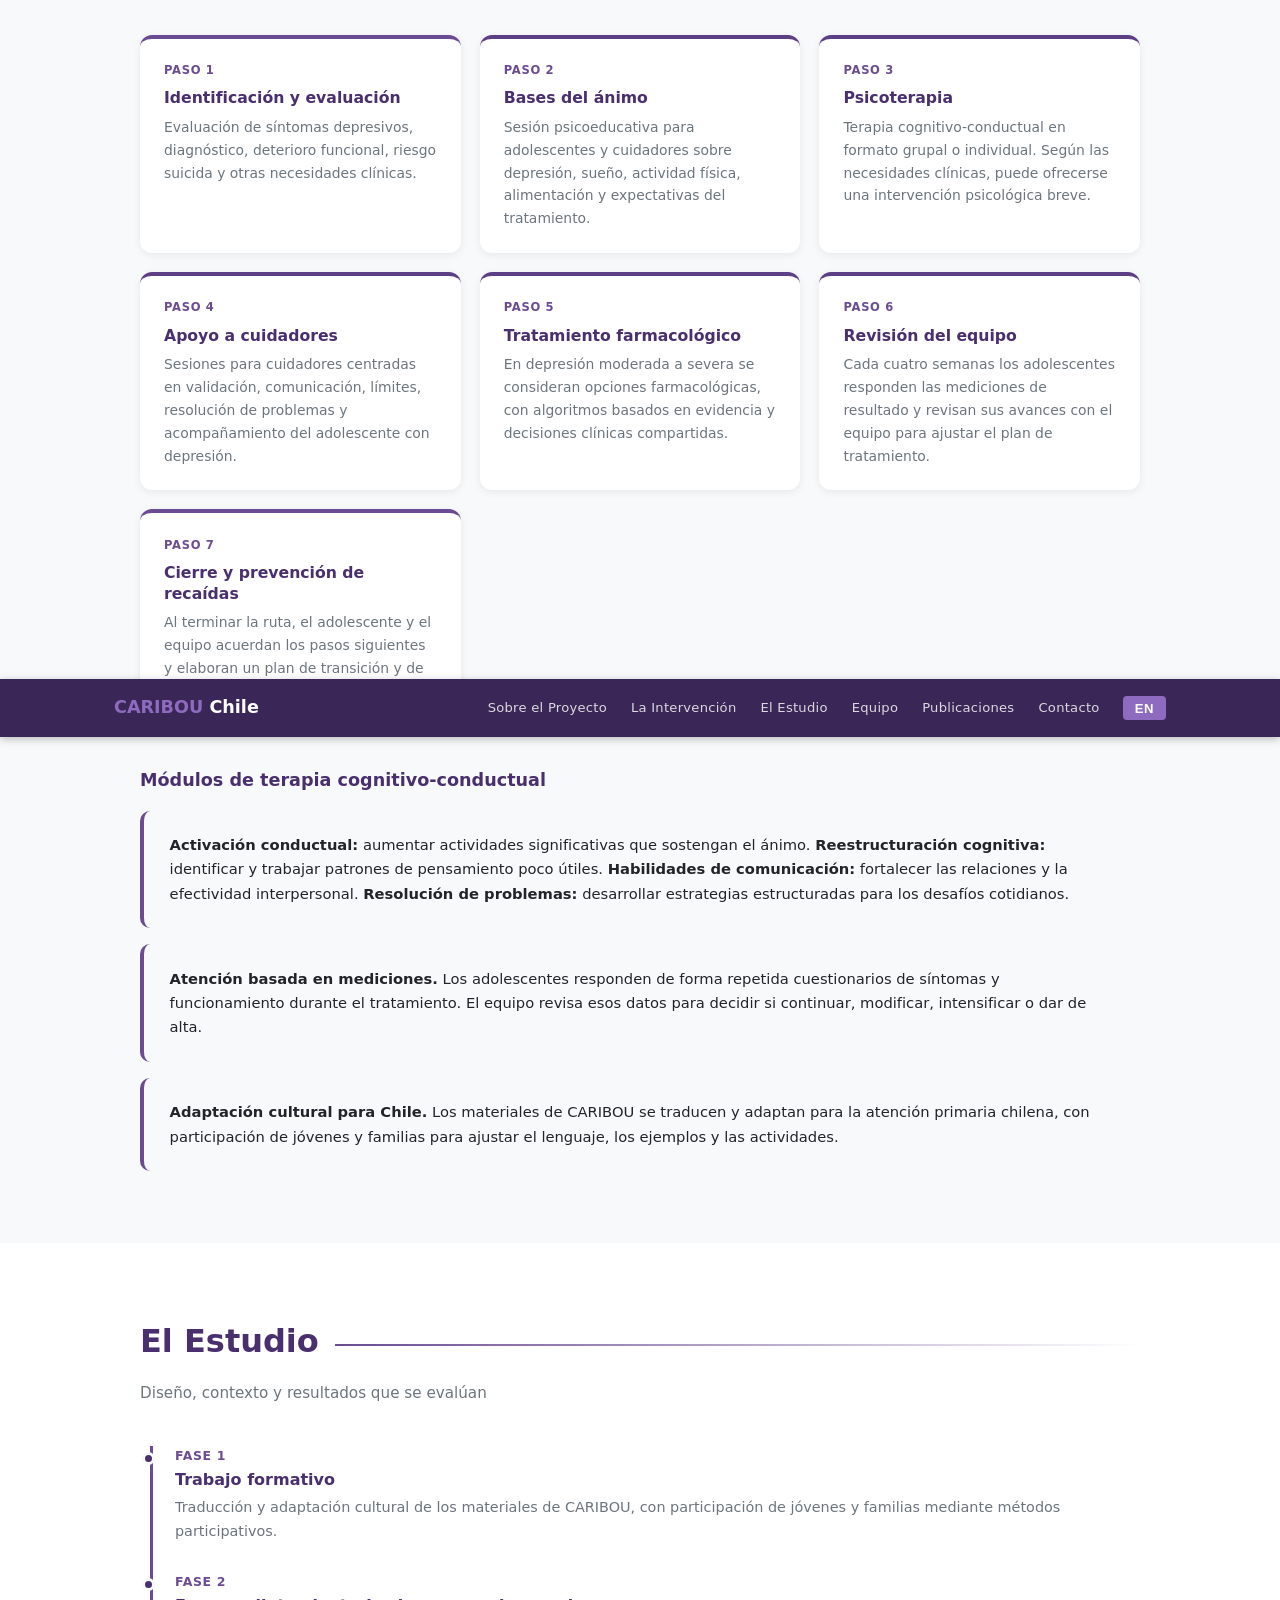
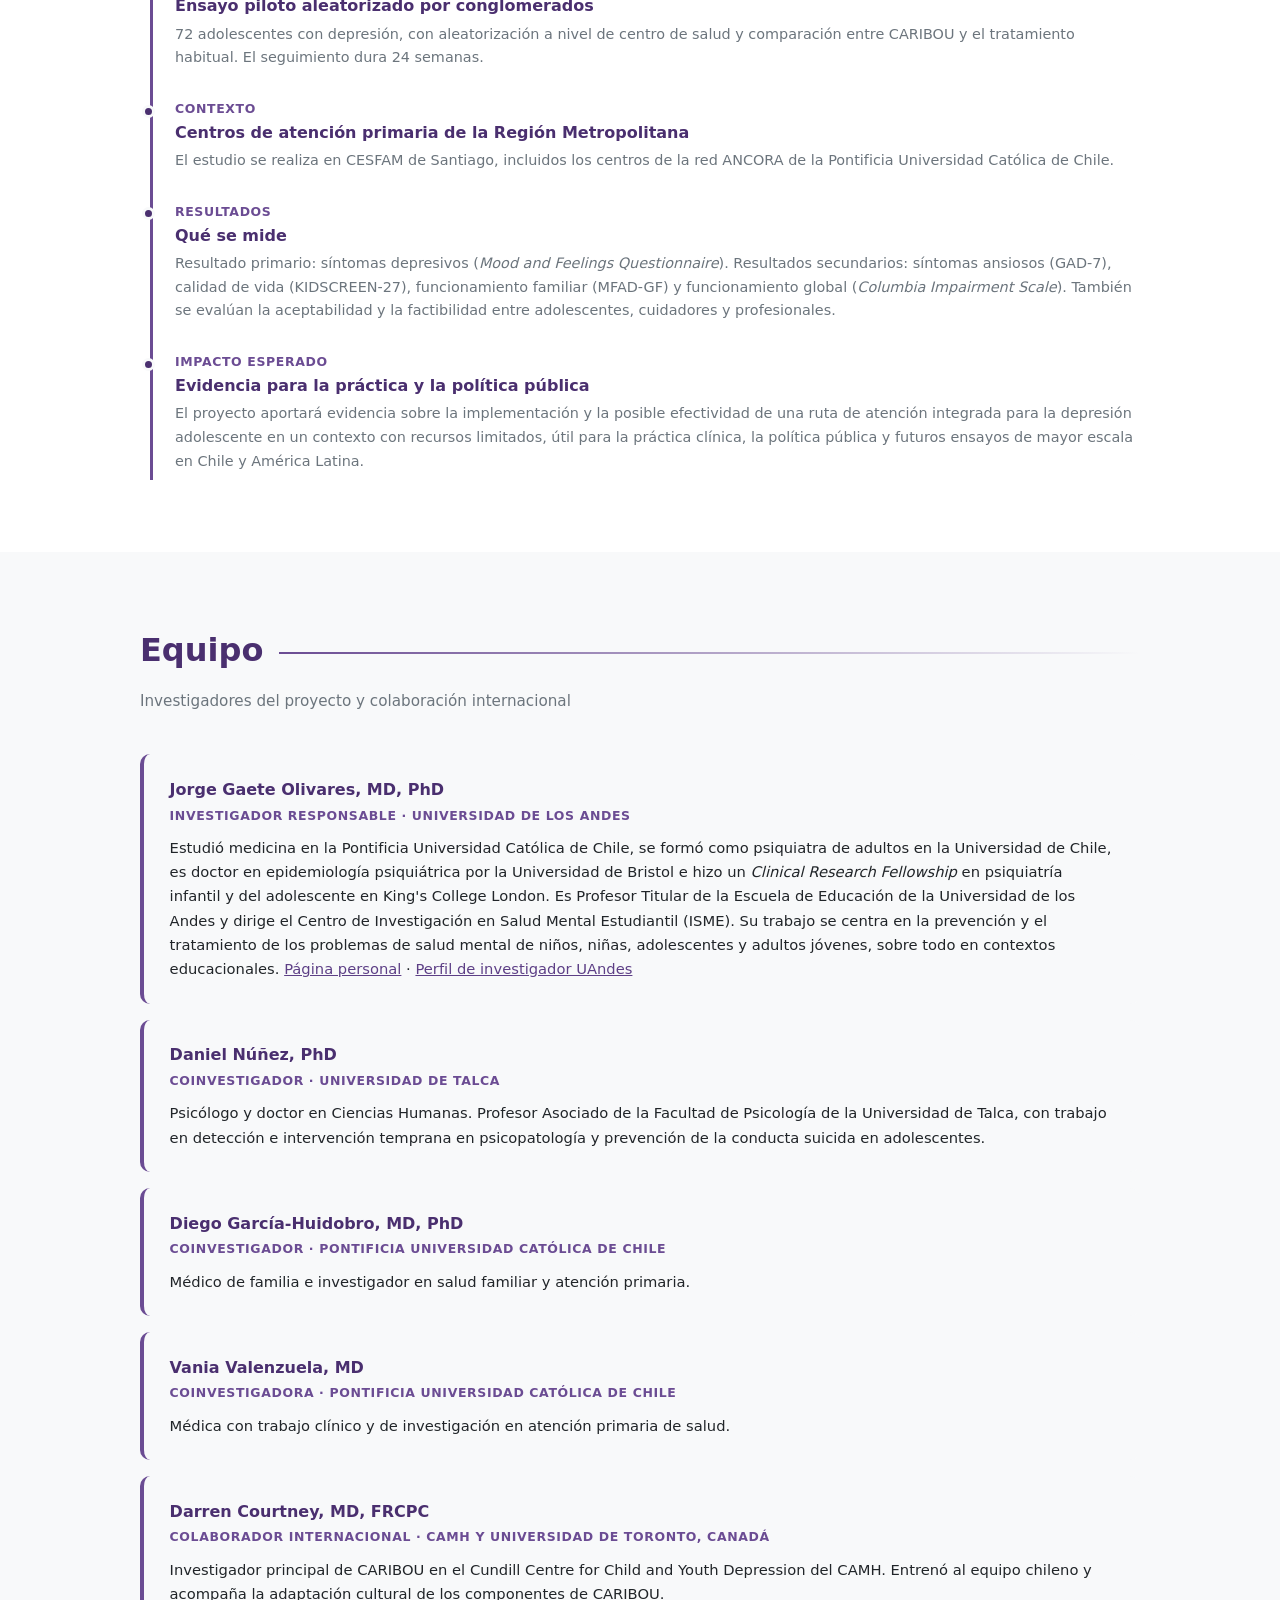
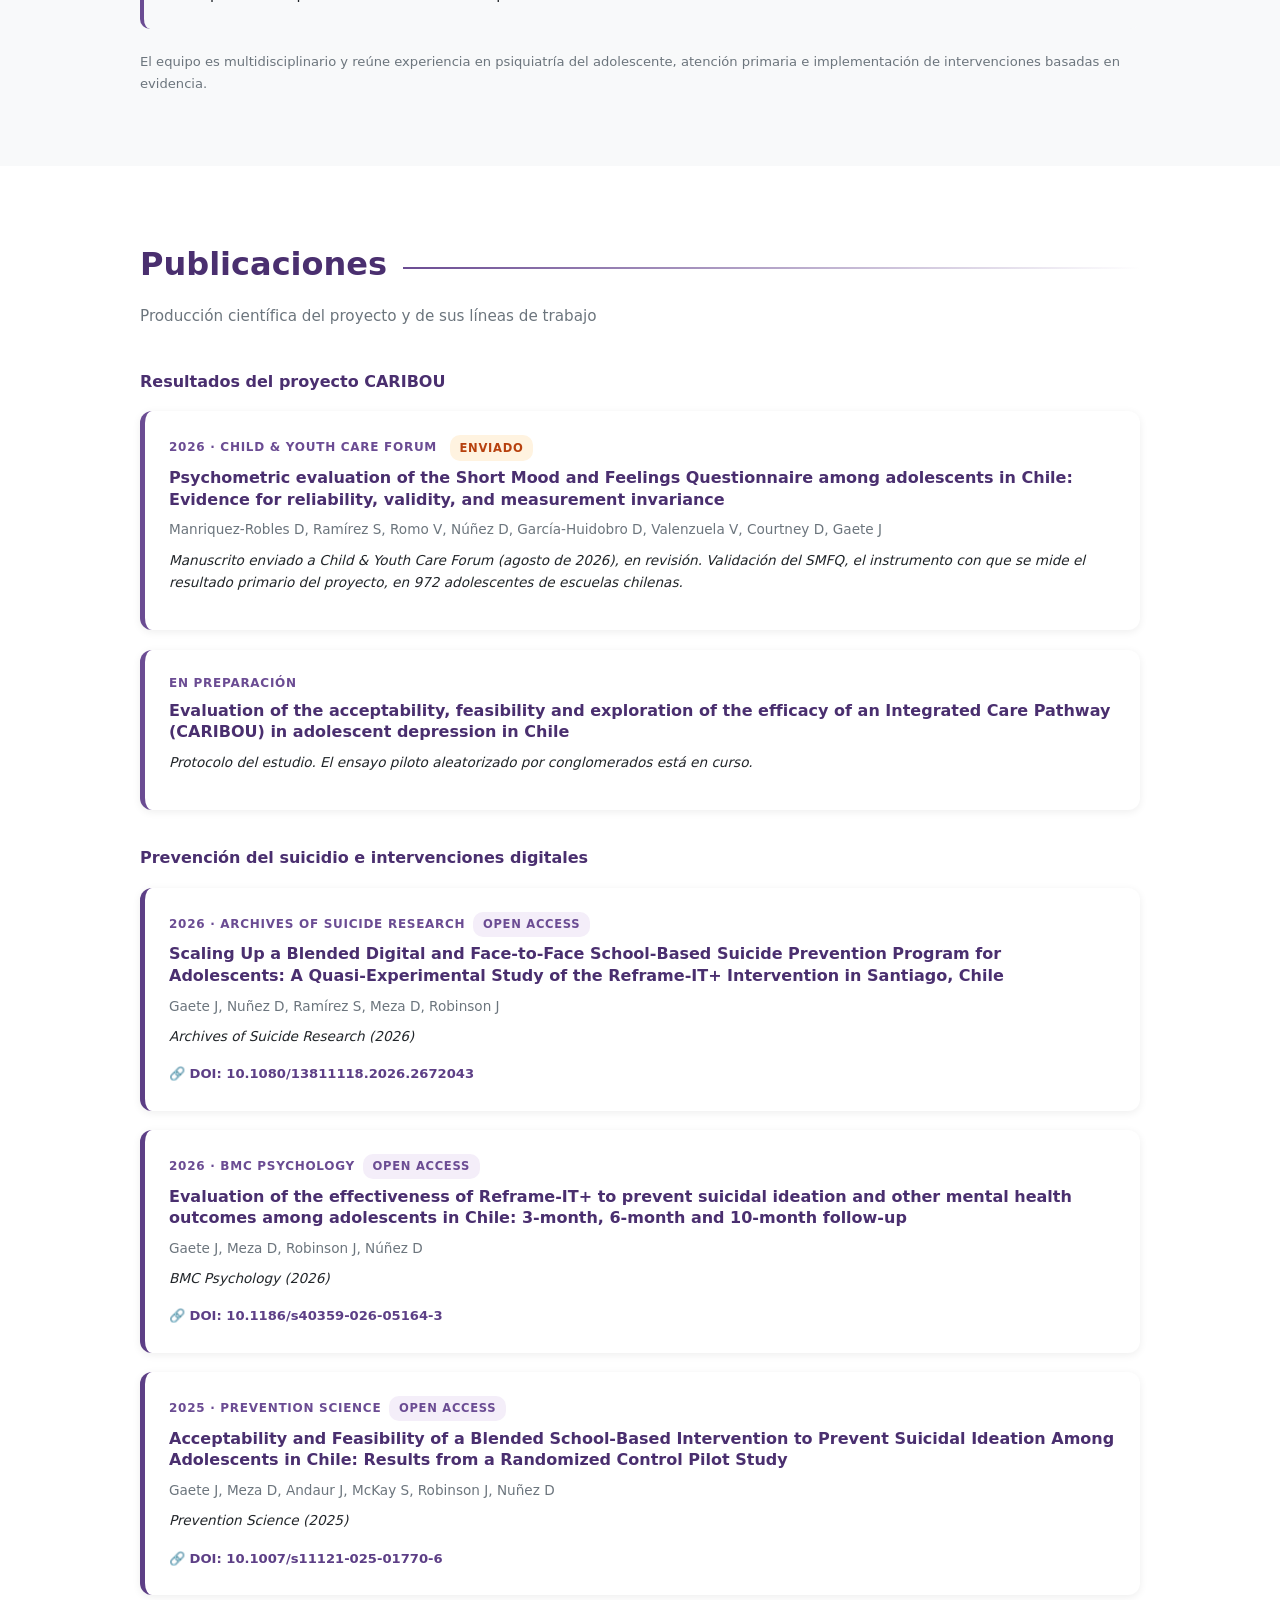
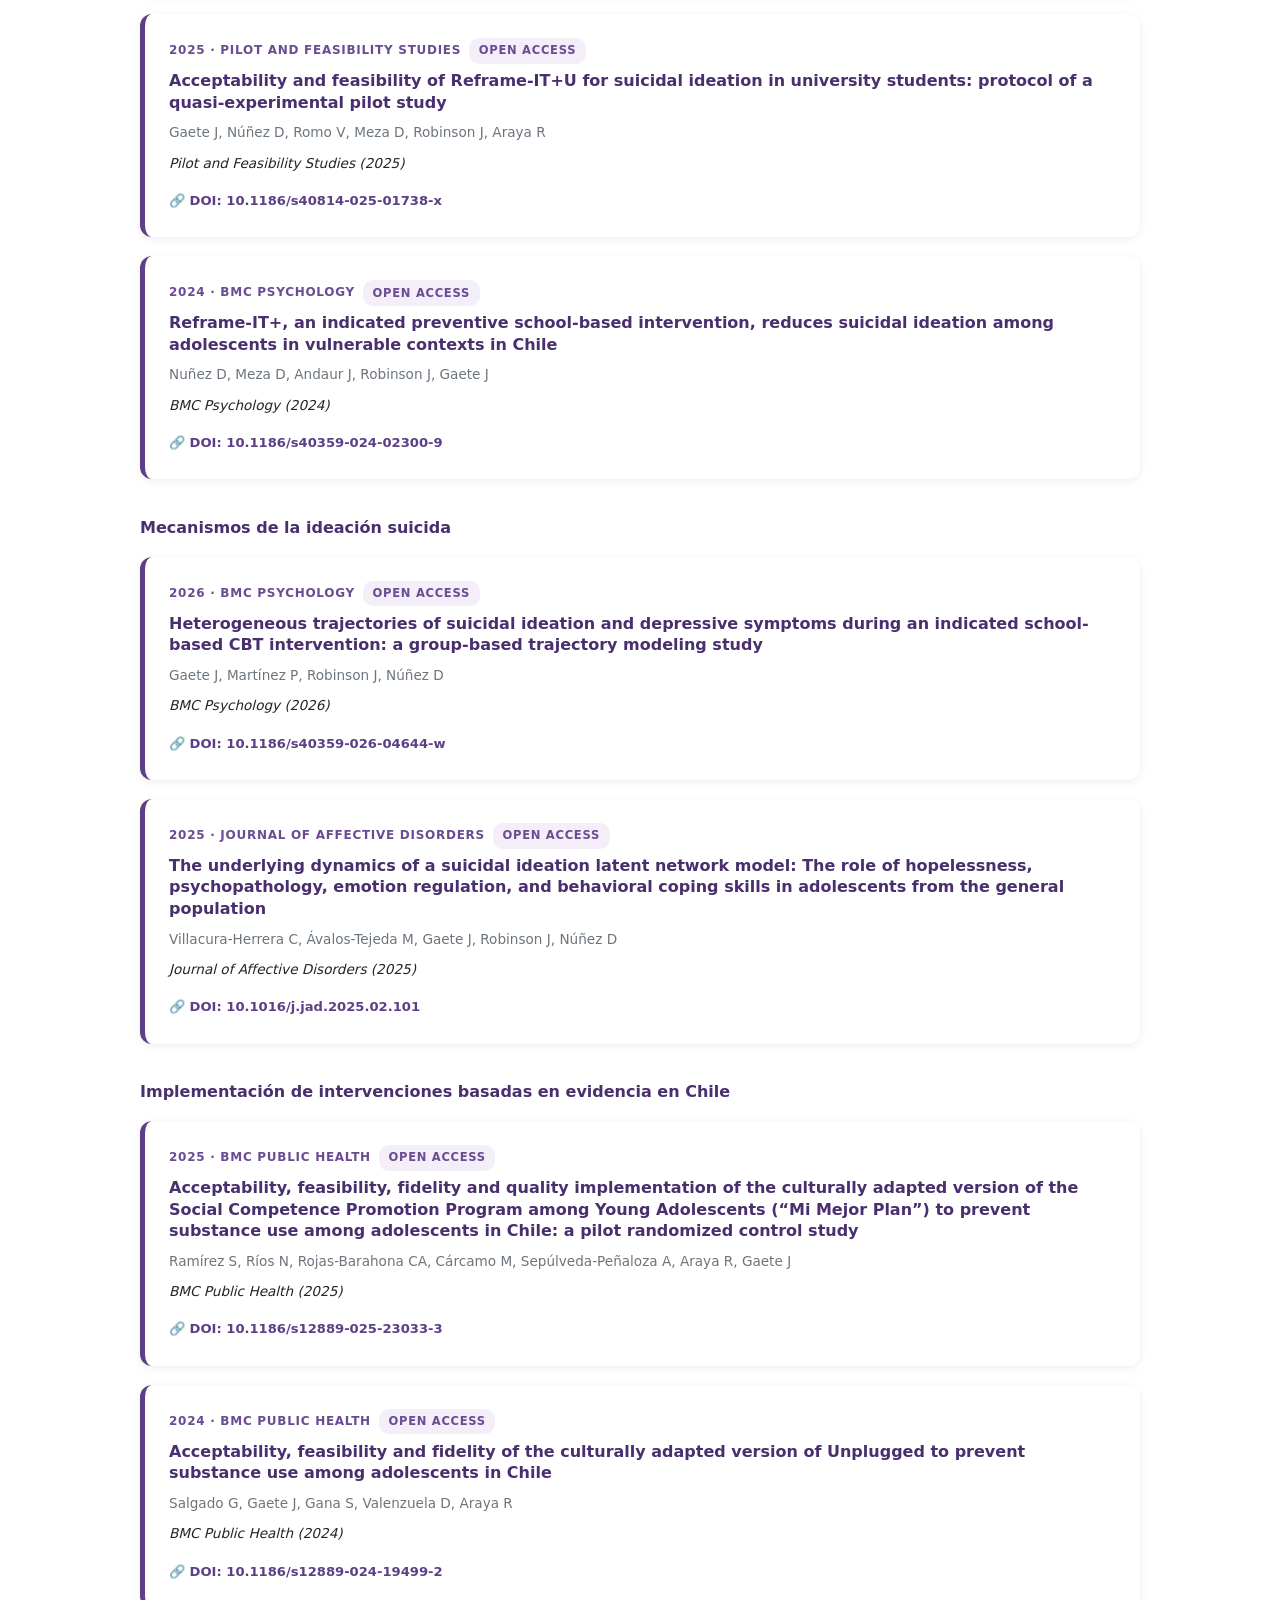
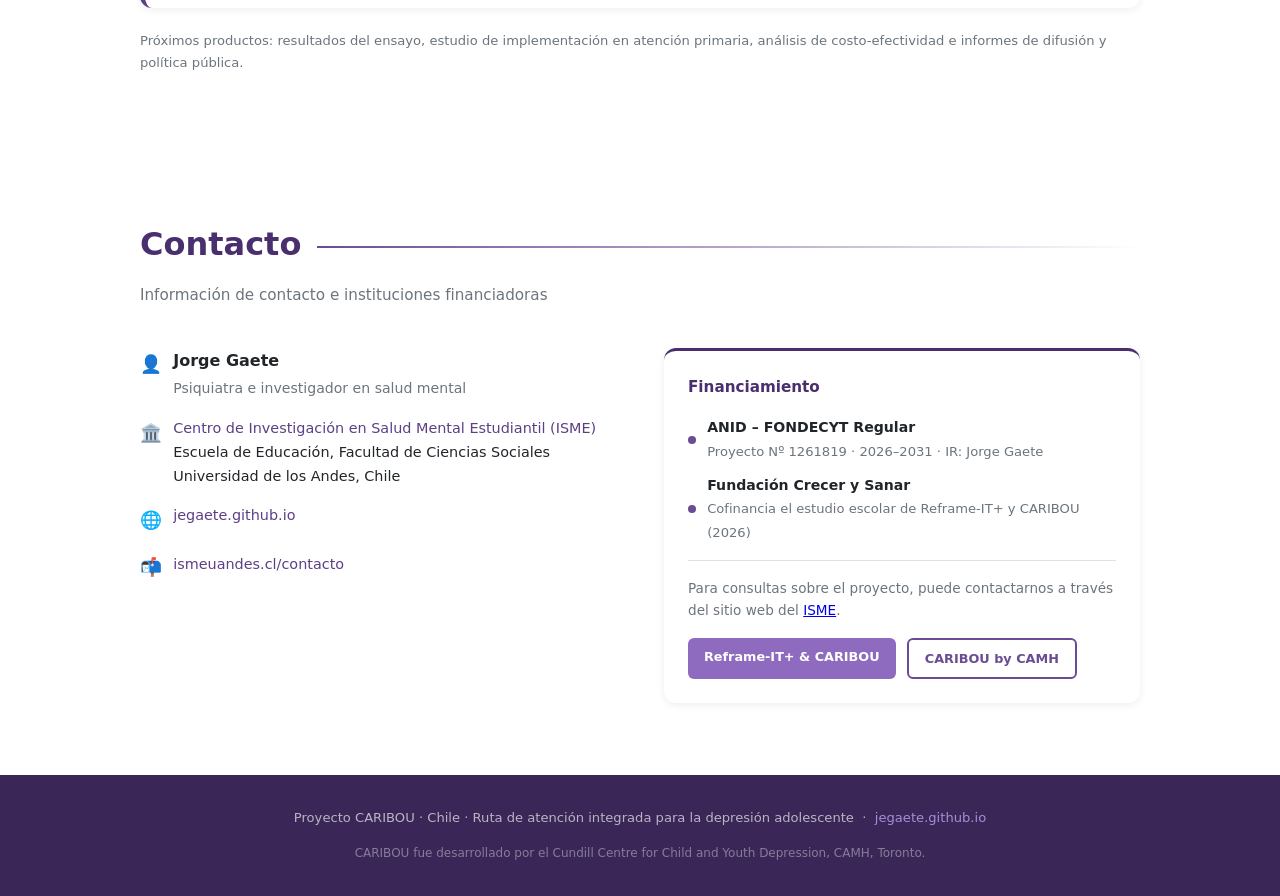
<file: publications.html>
<!DOCTYPE html>
<html lang="es">
<head>
<meta charset="UTF-8" />
<meta http-equiv="refresh" content="0; url=index.html#publicaciones" />
<link rel="canonical" href="index.html#publicaciones" />
<title>Proyecto CARIBOU</title>
</head>
<body>
<p>Esta página ahora es parte del sitio del Proyecto CARIBOU. <a href="index.html#publicaciones">Ir al sitio</a>.</p>
<p>This page is now part of the CARIBOU Project website. <a href="index.html#publicaciones">Go to the site</a>.</p>
</body>
</html>
</file>
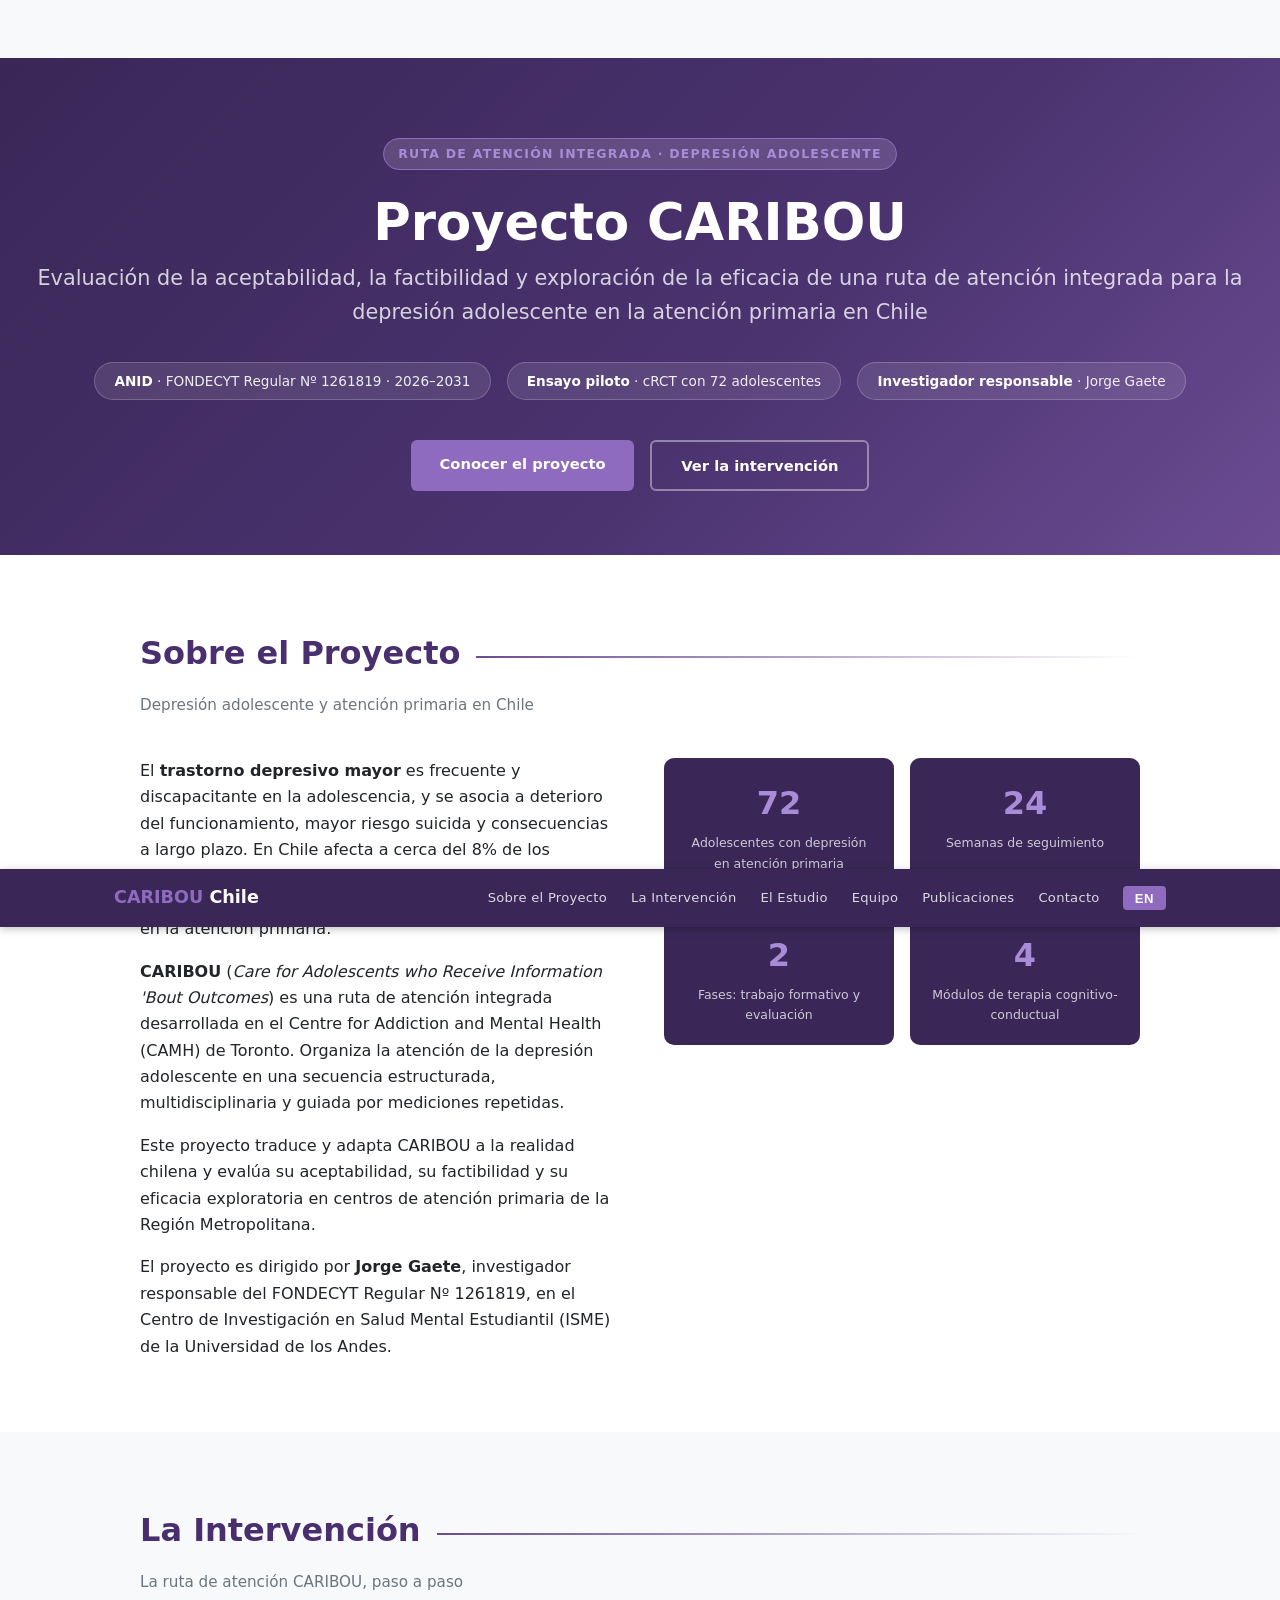
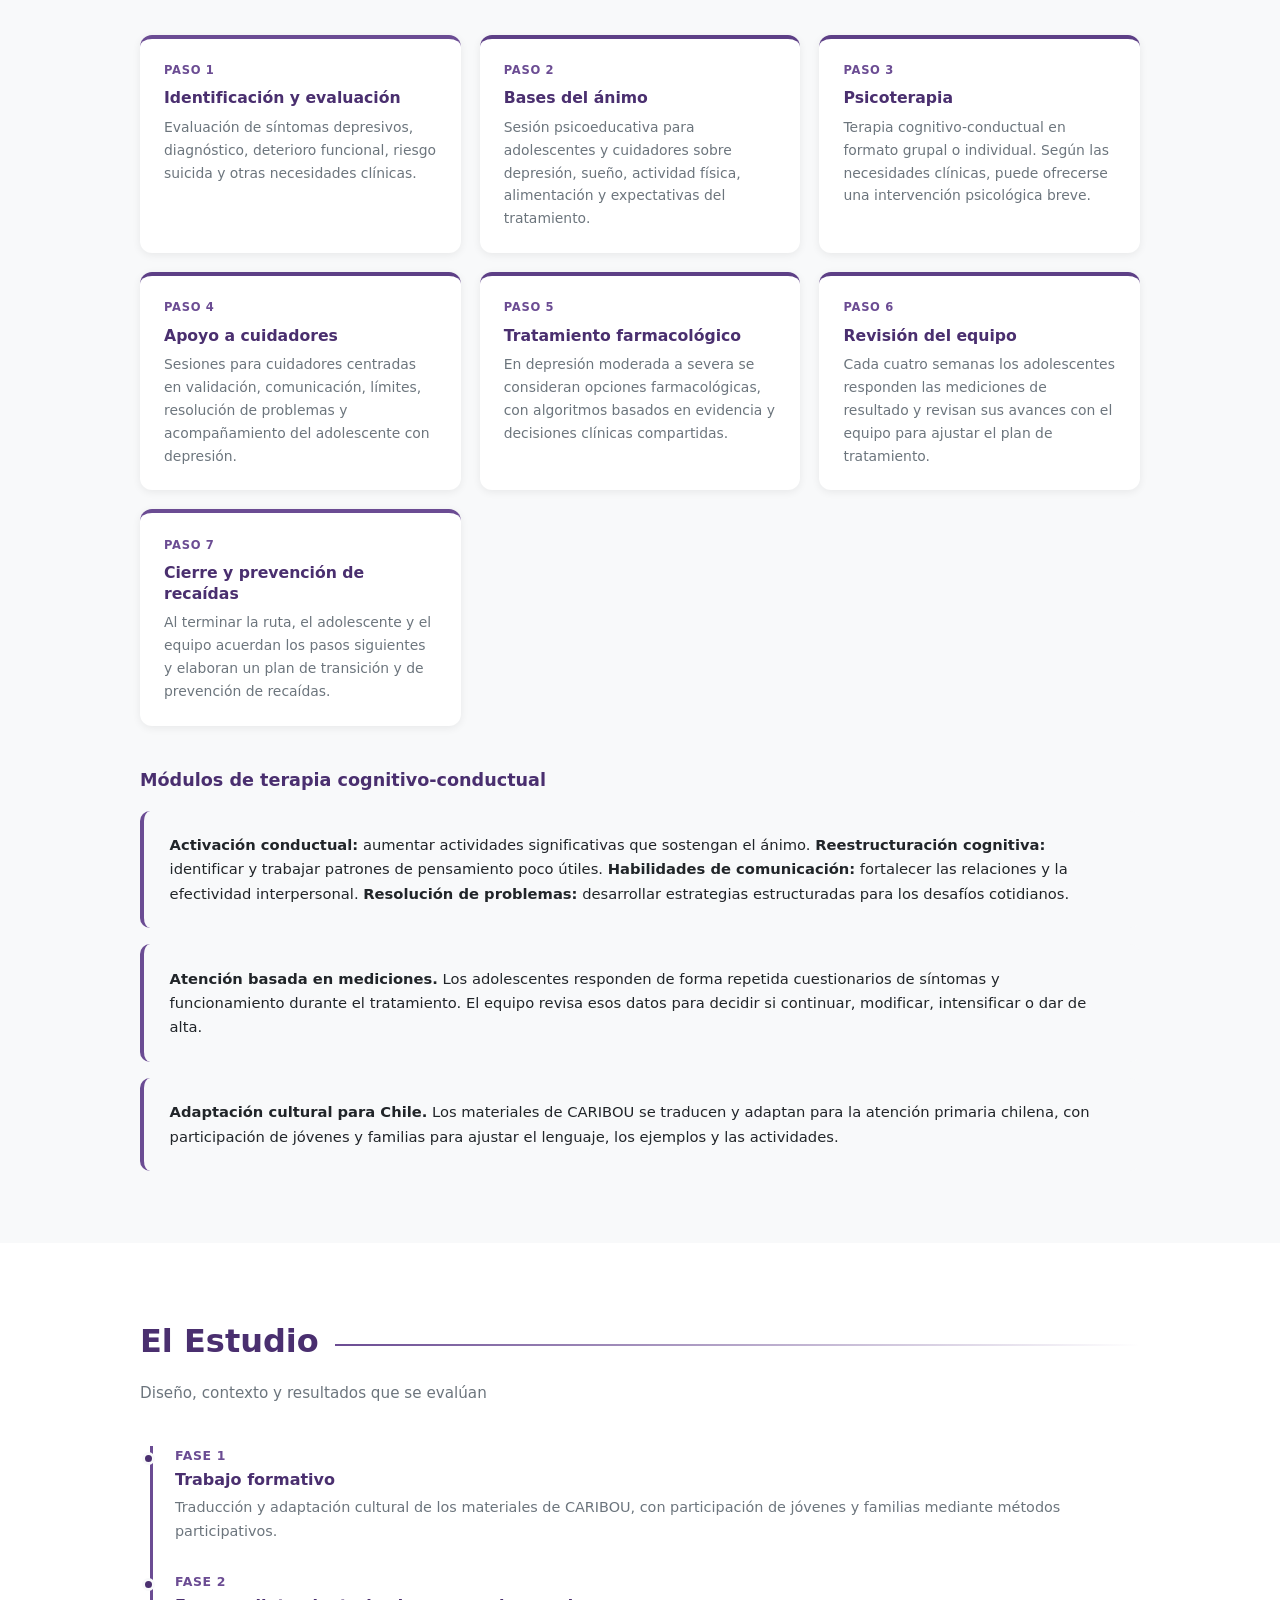
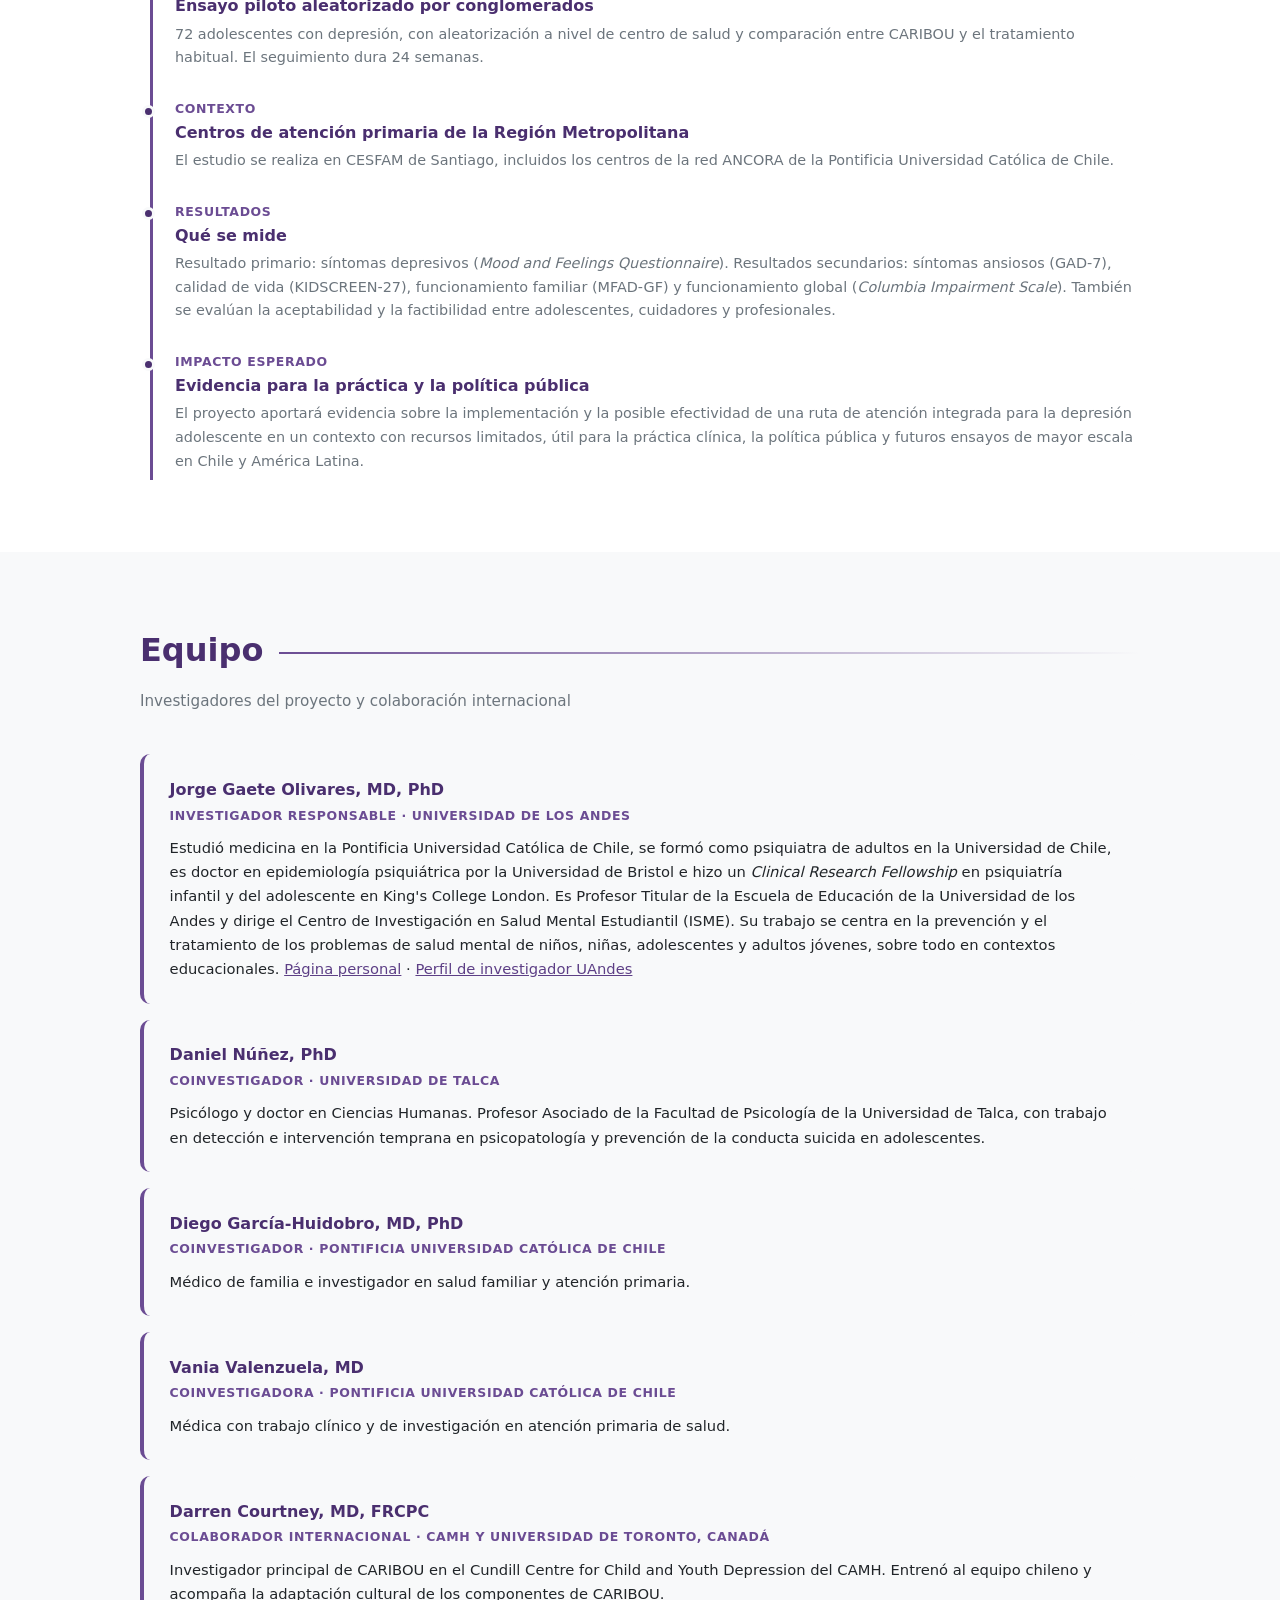
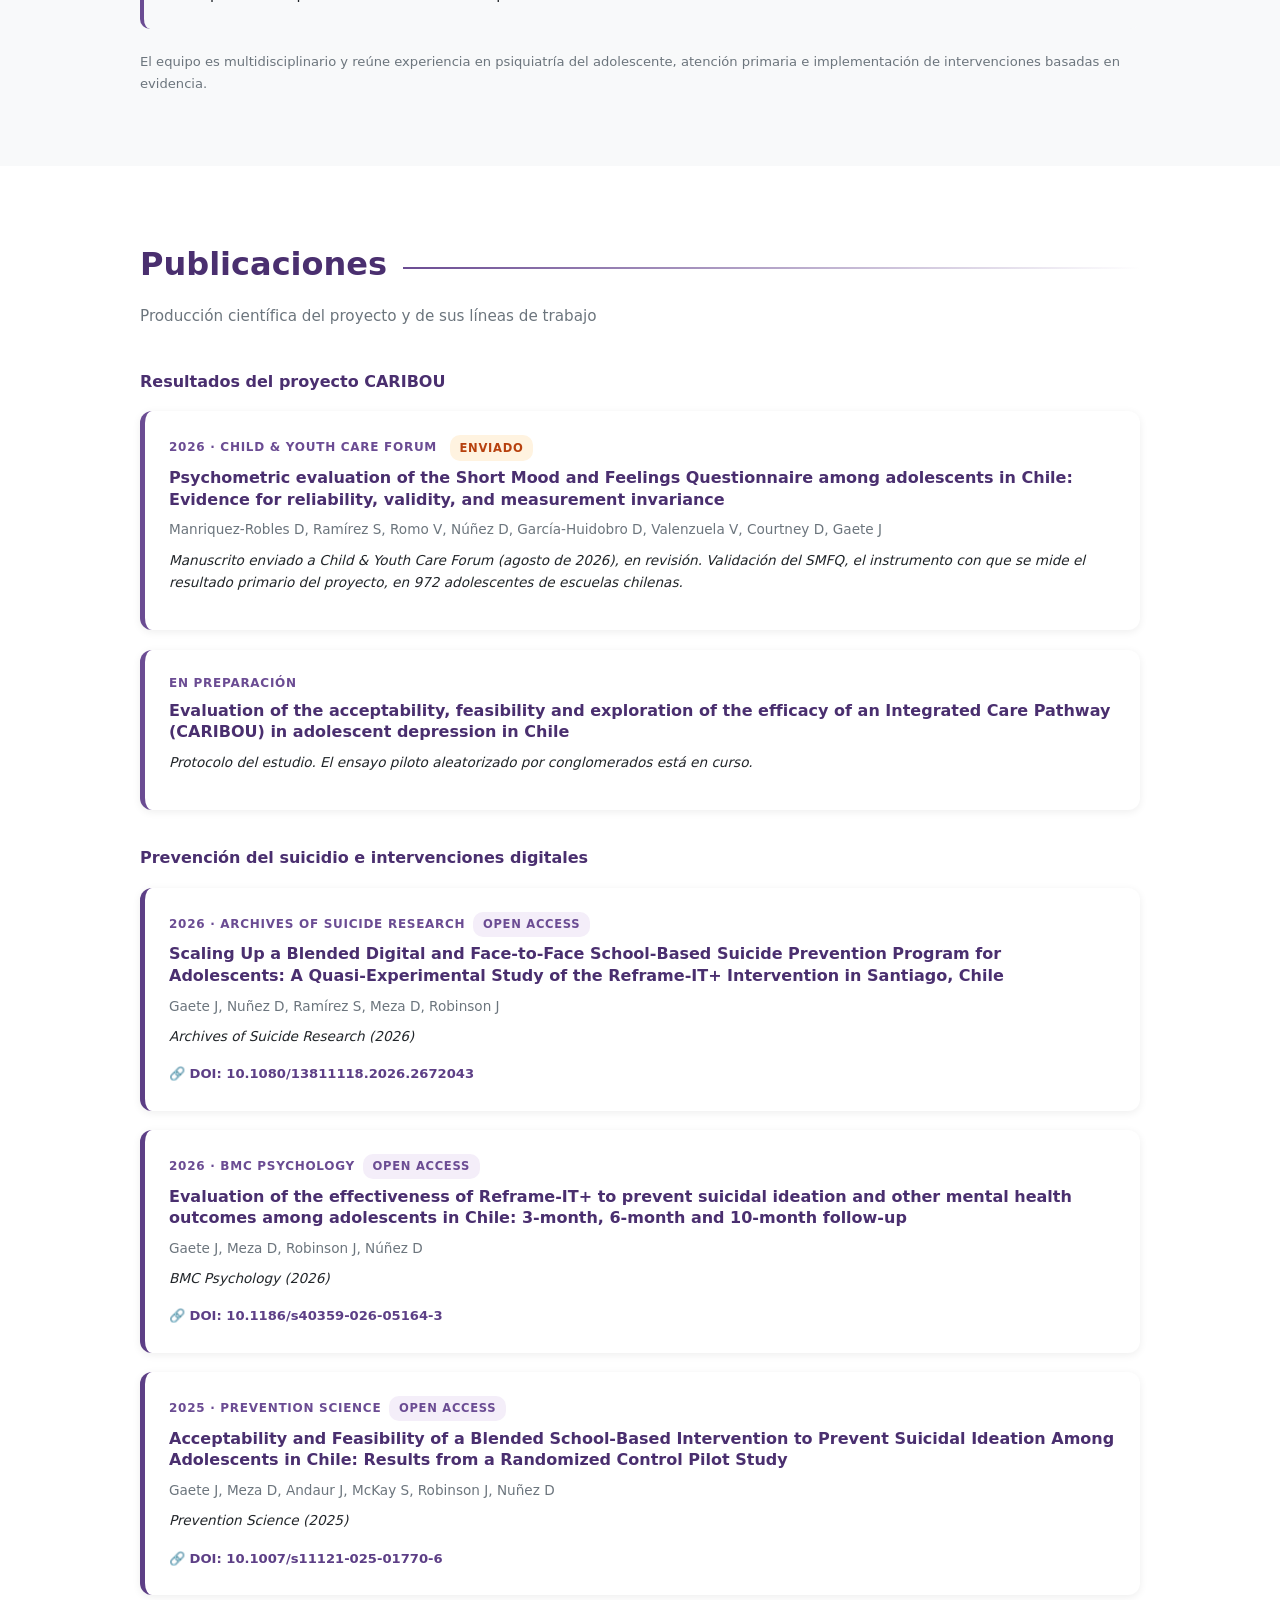
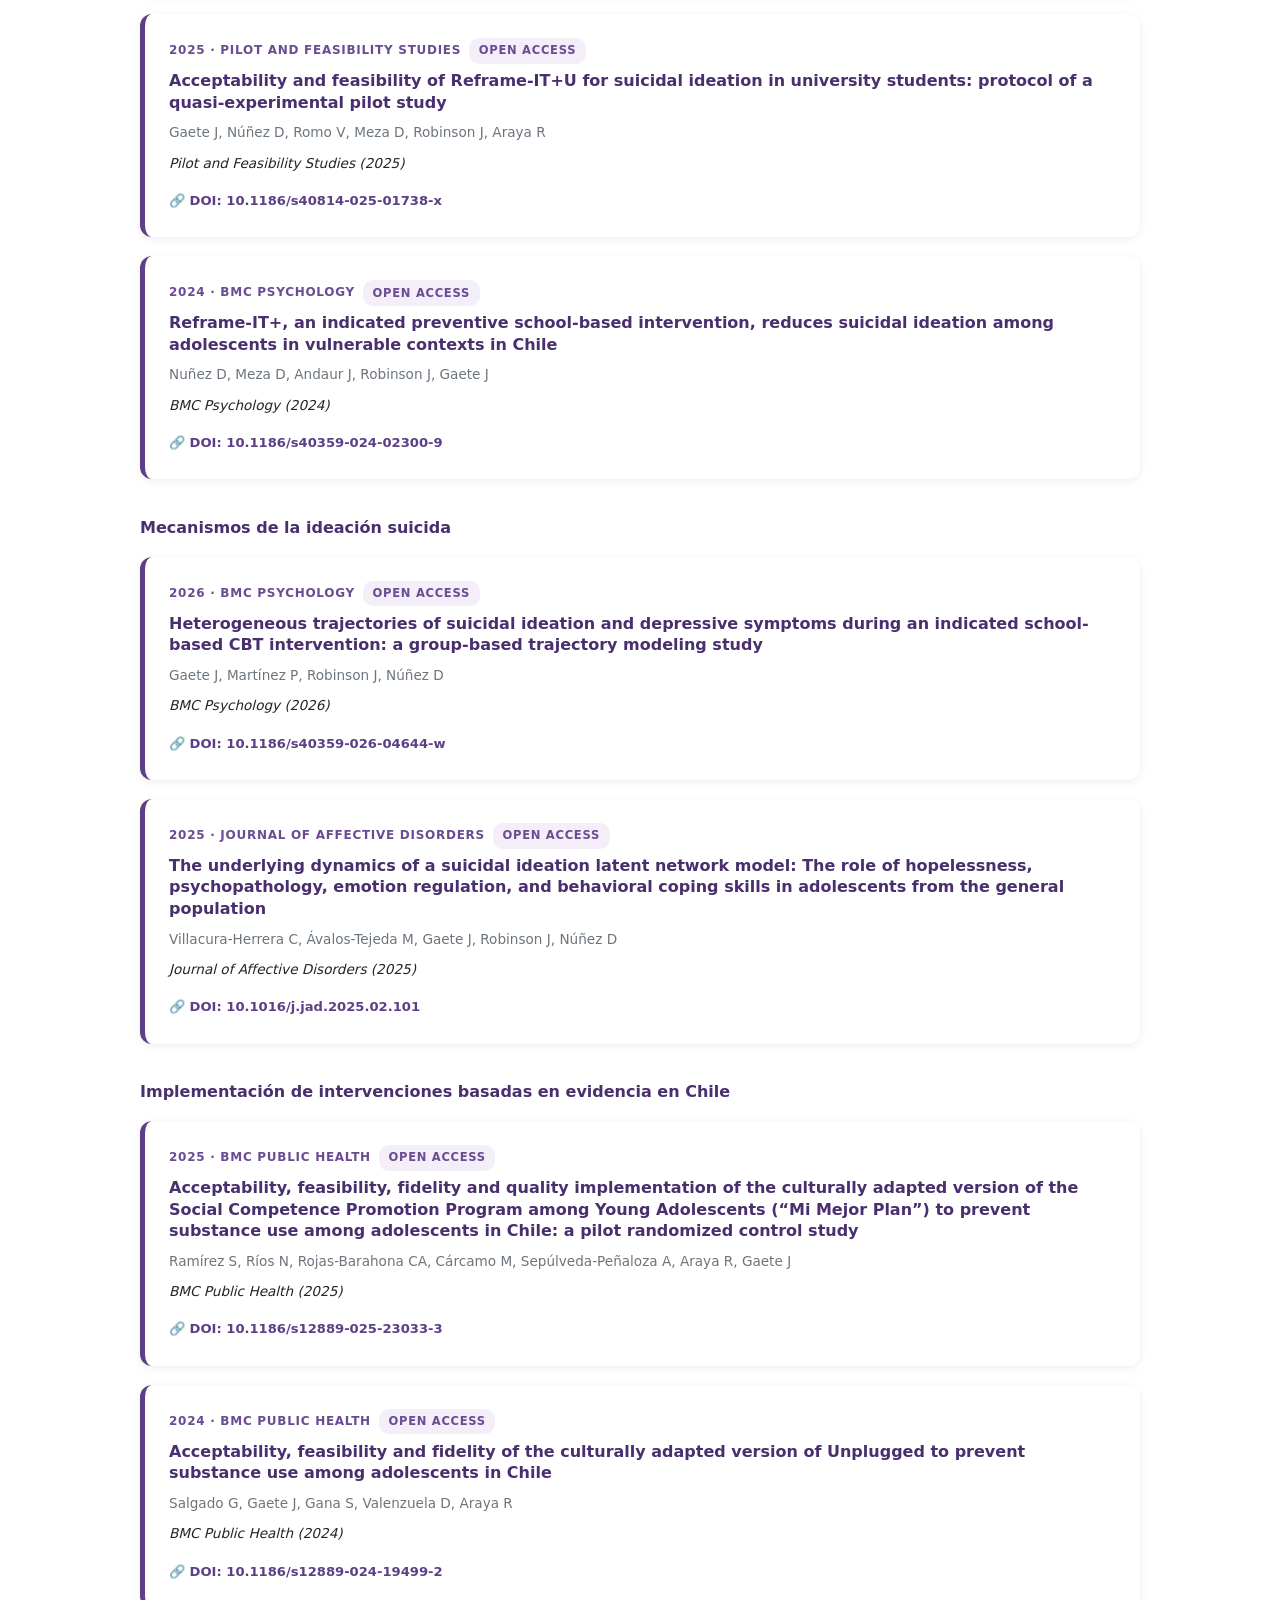
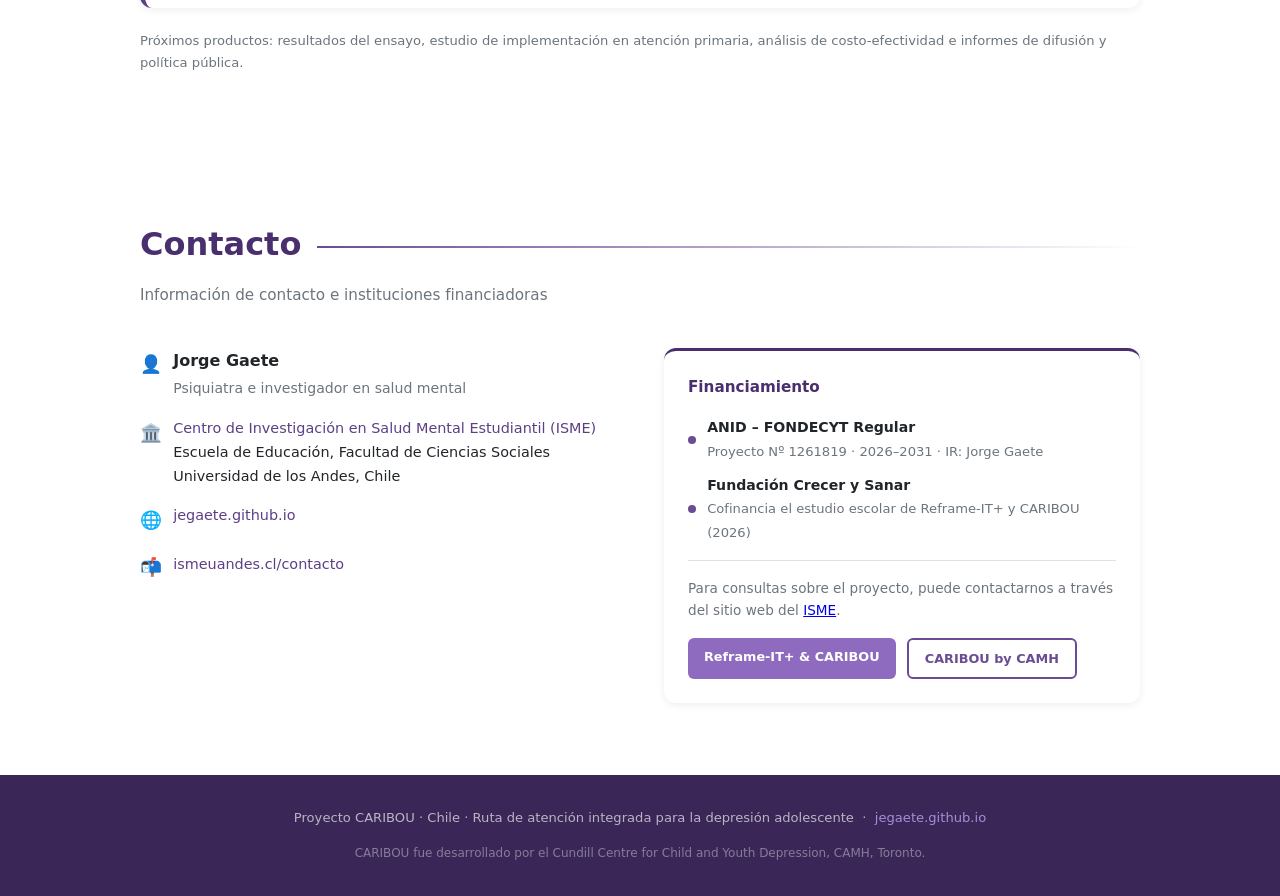
<file: team.html>
<!DOCTYPE html>
<html lang="es">
<head>
<meta charset="UTF-8" />
<meta http-equiv="refresh" content="0; url=index.html#equipo" />
<link rel="canonical" href="index.html#equipo" />
<title>Proyecto CARIBOU</title>
</head>
<body>
<p>Esta página ahora es parte del sitio del Proyecto CARIBOU. <a href="index.html#equipo">Ir al sitio</a>.</p>
<p>This page is now part of the CARIBOU Project website. <a href="index.html#equipo">Go to the site</a>.</p>
</body>
</html>
</file>
